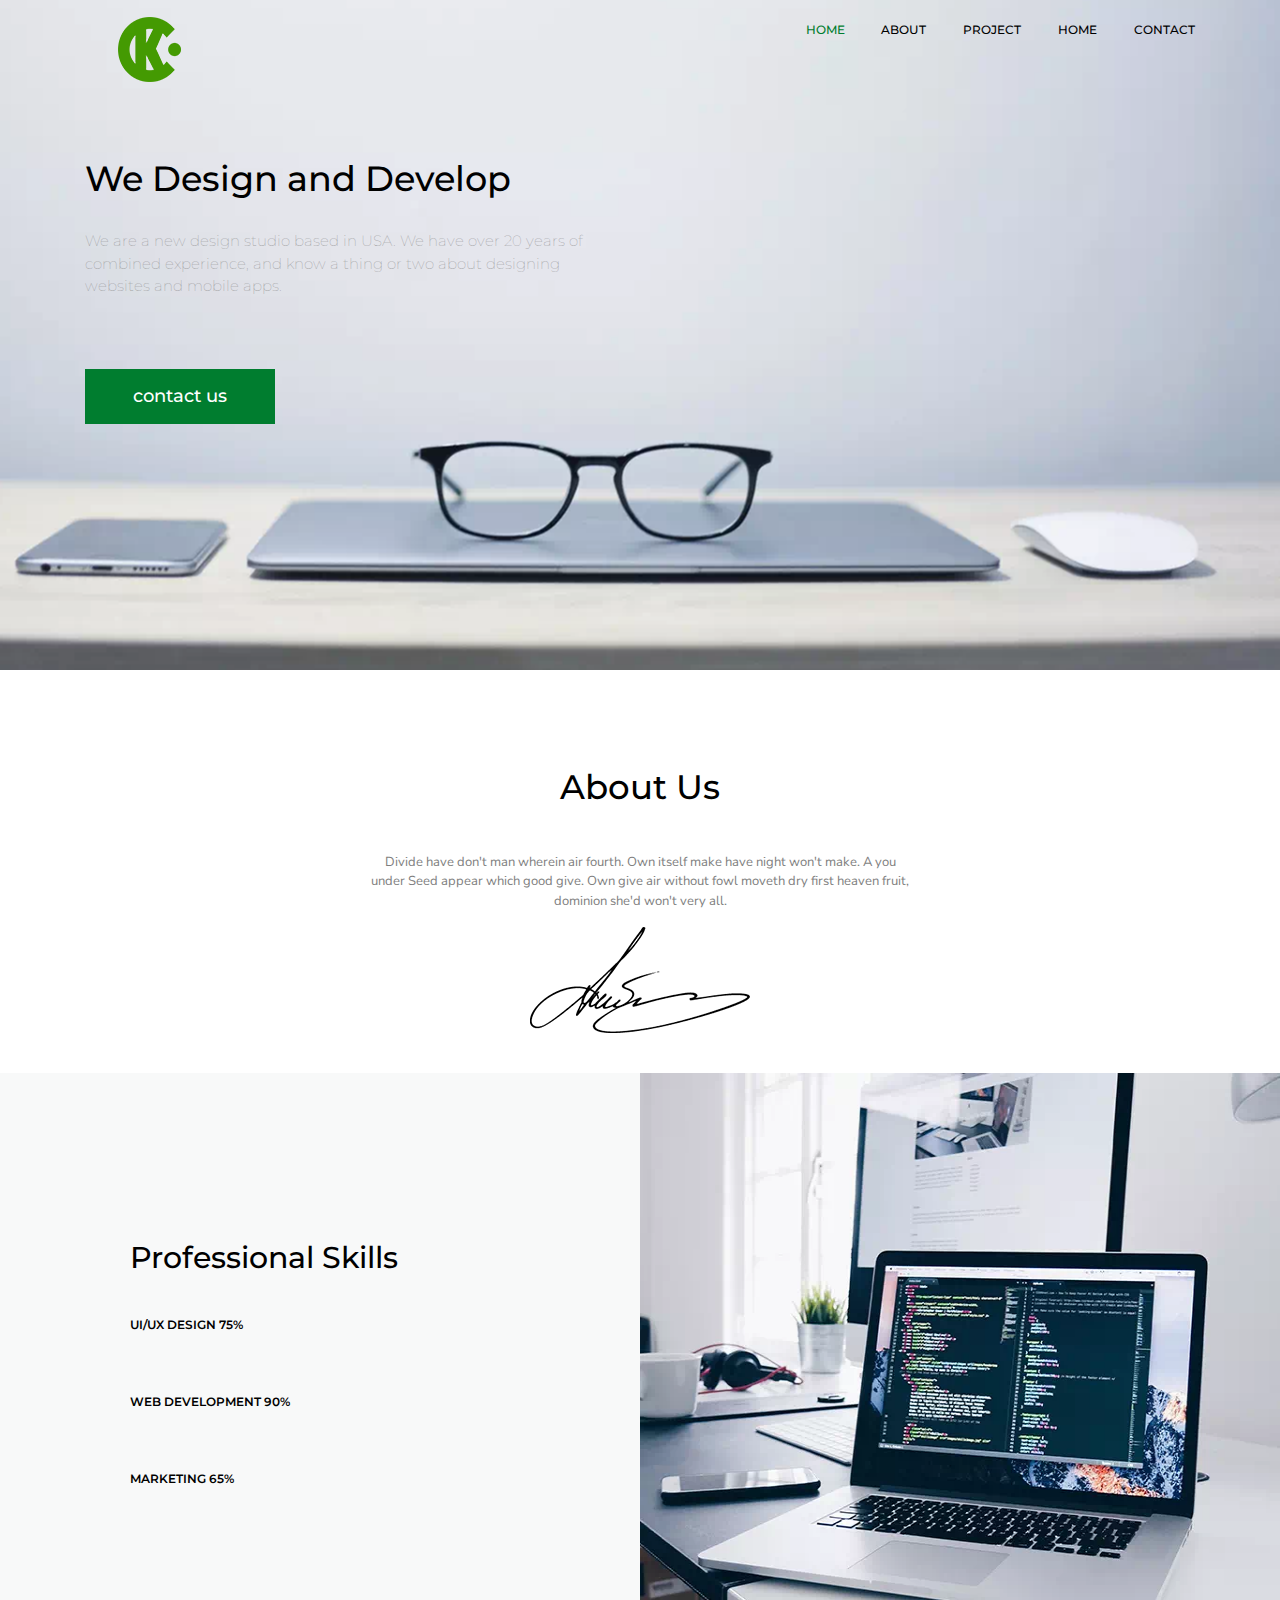
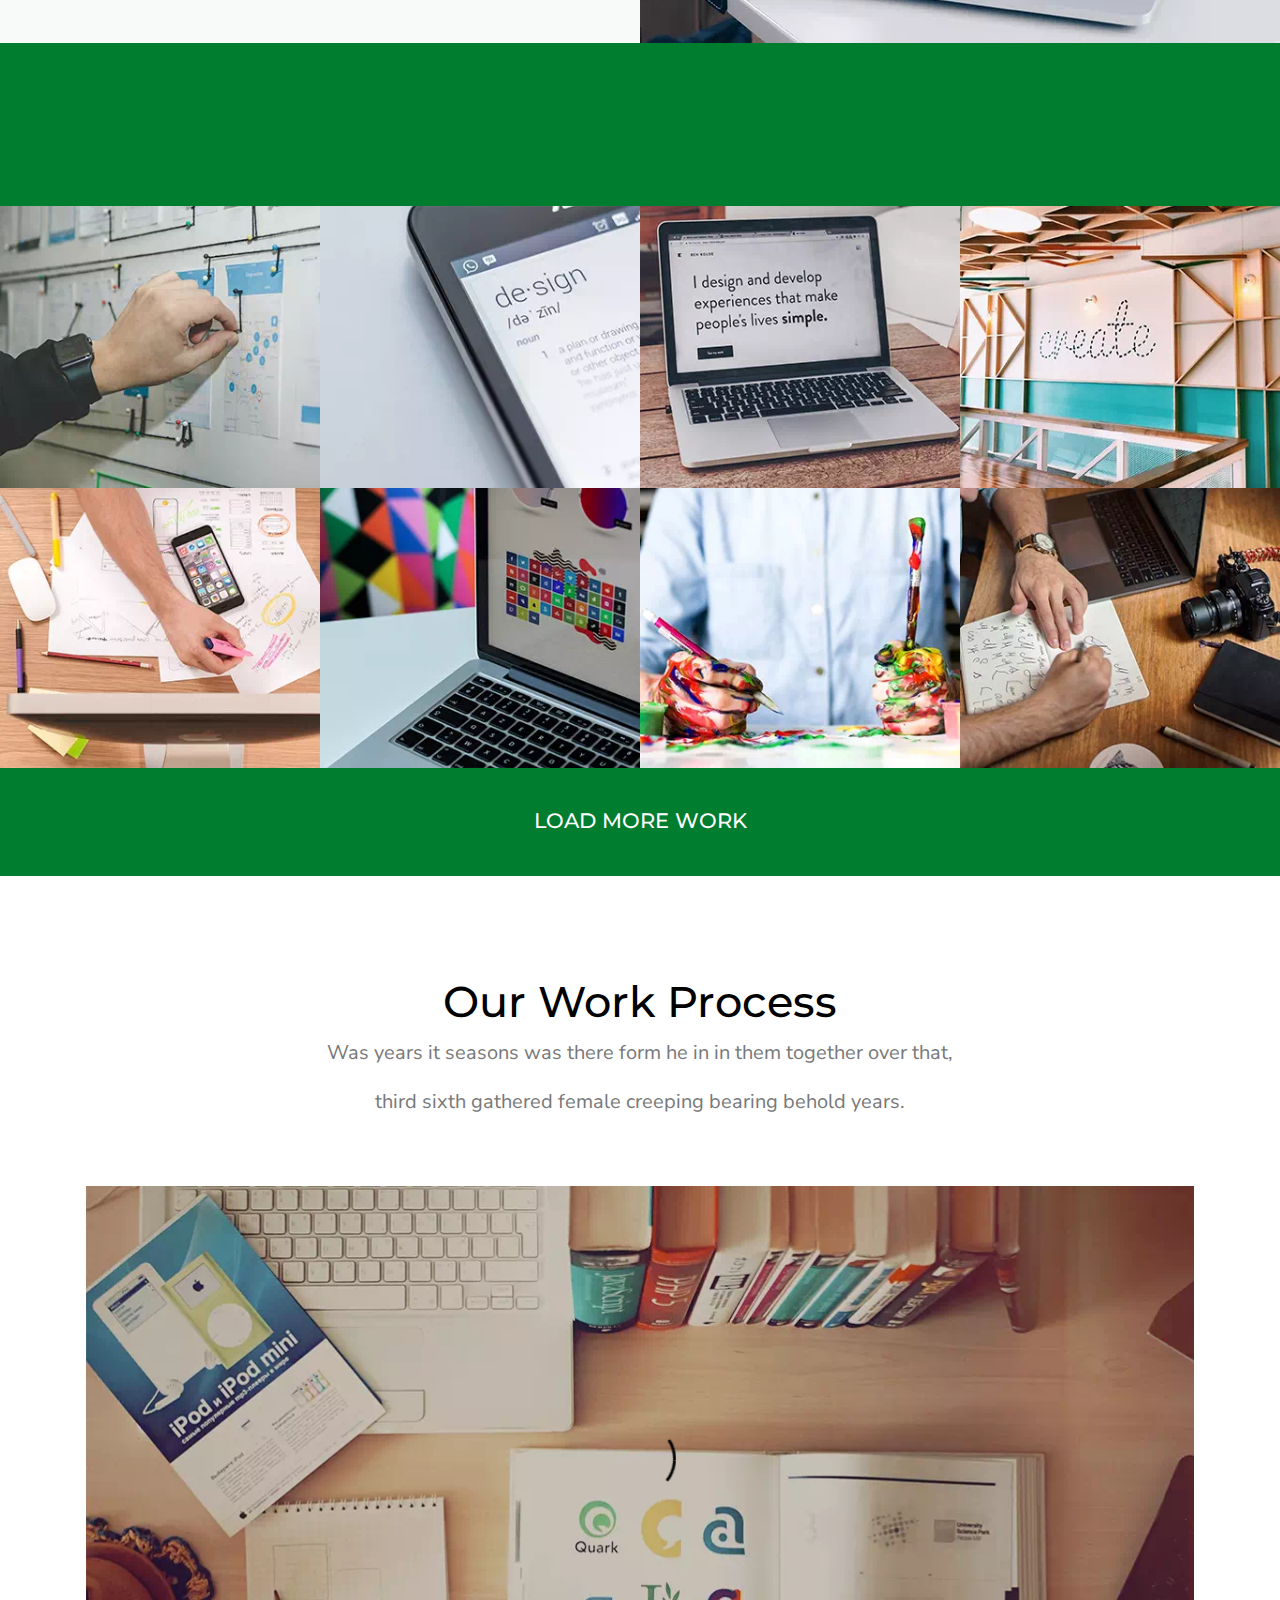
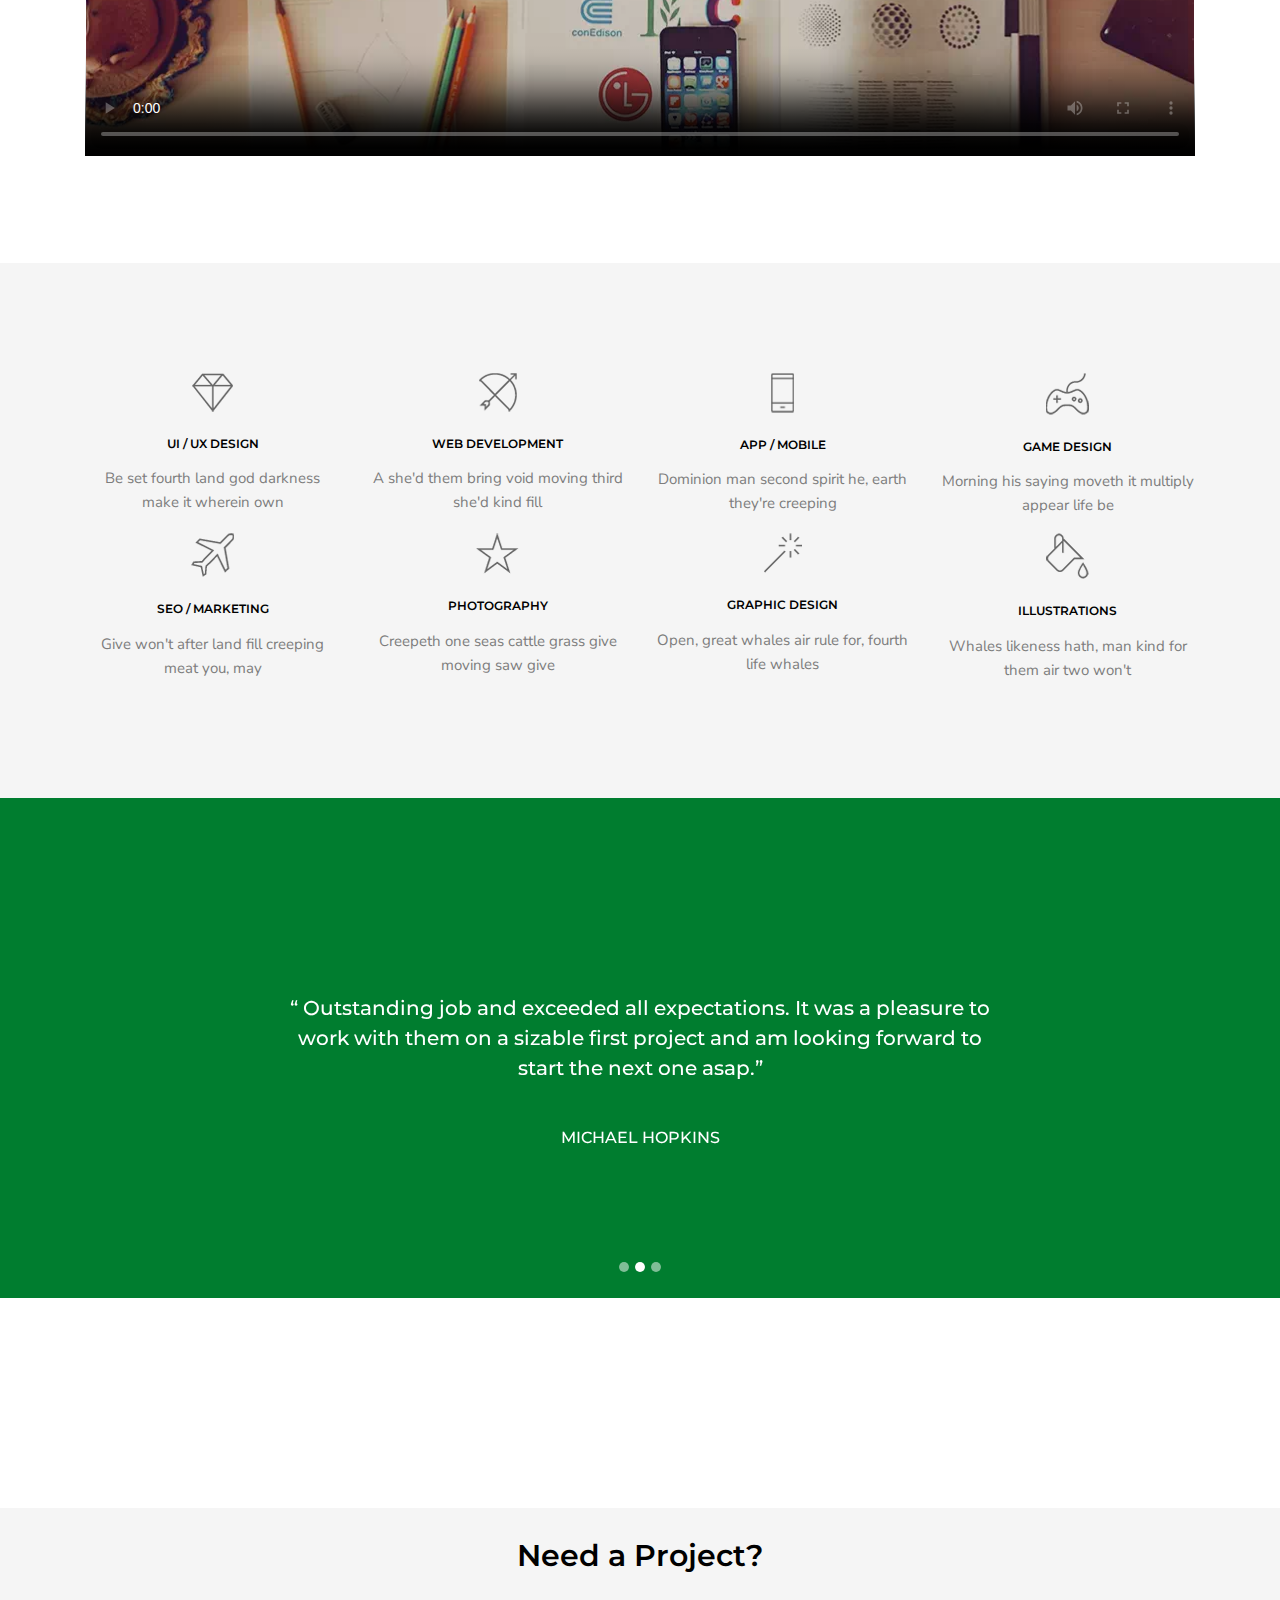
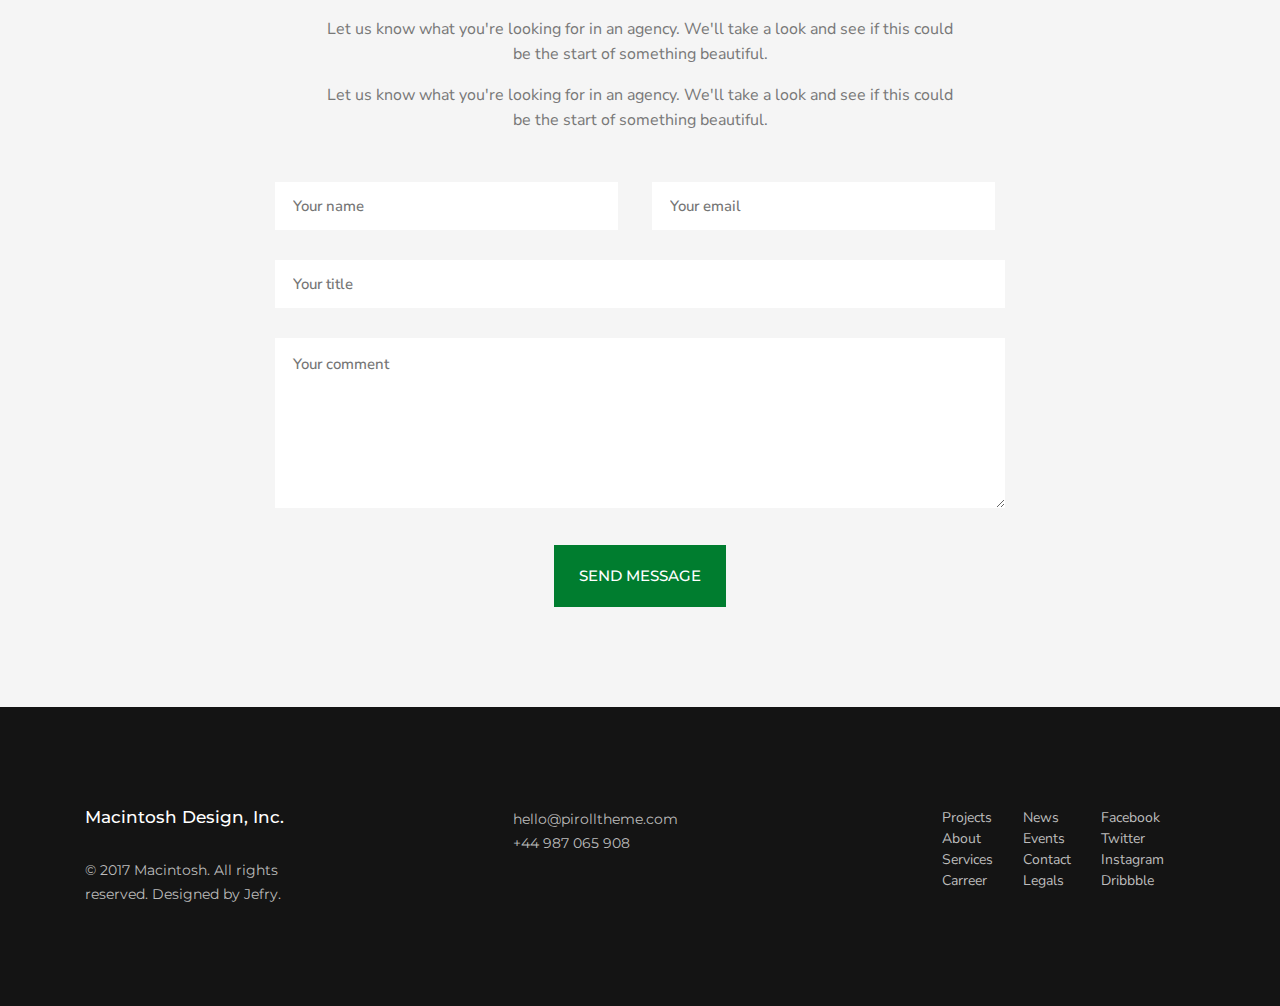
<file: 5/index.html>
<!DOCTYPE html>
<html lang="en">

<head>
  <!-- Required meta tags -->

  <meta charset="utf-8">
  <meta name="viewport" content="width=device-width, initial-scale=1, shrink-to-fit=no">

  <!-- Bootstrap CSS -->
  <link rel="stylesheet" href="https://stackpath.bootstrapcdn.com/bootstrap/4.4.1/css/bootstrap.min.css">
  <link rel="stylesheet" href="css/style.Css">
  <link
    href="https://fonts.googleapis.com/css?family=Montserrat:100,300,400,500,700,900|Nunito+Sans:300,400&display=swap&subset=cyrillic,cyrillic-ext"
    rel="stylesheet">
  <link rel="stylesheet" href="fonts/font-awesome.min.css">
  <title>5ta Maket</title>
</head>

<body>

  <header>
    <div class="container">
      <div class="row justify-content-between">
        <div class="col-lg-1 col-md-auto col-sm-12">
          <a href="#"><img src="./images/6-69484_cramer-krasselt-logo.webp" alt=""></a>
        </div>

        <div class="col-lg-auto col-md-auto col-sm-12">
          <a href="#"> <span class="active">home</span> </a>
          <a href="About.html">about</a>
          <a href="Project_single.html">project</a>
          <a href="Home-2.html">home</a>
          <a href="Contact.html">contact</a>
        </div>
      </div>

      <div class="row">
        <div class="col-lg-6 col-md-6 col-sm-6">
          <h1>We Design and Develop</h1>
          <p>We are a new design studio based in USA. We have over
            20 years of combined experience, and know a thing or two
            about designing websites and mobile apps.</p>
          <button>contact us</button>
        </div>
      </div>
    </div>
  </header>



  <section>
    <div class="container">
      <div class="row justify-content-center">

        <div class="col-6 justify-content-center">
          <h3>About Us</h3>
          <p>Divide have don't man wherein air fourth. Own itself make have night won't make.
            A you under Seed appear which good give. Own give air without fowl moveth dry first
            heaven fruit, dominion she'd won't very all.
          </p>

        </div>

        <div class="col-auto">
          <img src="./images/Роспись_авиаконструктора_Антонова_О._К.webp" alt="">
        </div>
      </div>
    </div>
  </section>

  <div class="section">
    <div class="container-fluid ">

      <div class="row">
        <div class="col-lg-6 col-md-6 col-sm-6 ">
          <h4>Professional Skills</h4>
          <p>UI/UX Design 75%</p>

          <div class="progress">
            <div class="progress-bar bg-success" role="progressbar" style="width: 75%" aria-valuenow="25"
              aria-valuemin="0" aria-valuemax="100"></div>
          </div>

          <p>web development 90%</p>
          <div class="progress">
            <div class="progress-bar bg-success" role="progressbar" style="width: 90%" aria-valuenow="25"
              aria-valuemin="0" aria-valuemax="100"></div>
          </div>

          <p>marketing 65%</p>
          <div class="progress">
            <div class="progress-bar bg-success" role="progressbar" style="width: 65%" aria-valuenow="25"
              aria-valuemin="0" aria-valuemax="100"></div>
          </div>

        </div>
        <div class="col-lg-6 col-md-6 col-sm-6">
          <img src="images/christopher-gower-m_HRfLhgABo-unsplash.webp" alt="">
        </div>
      </div>
    </div>
  </div>

  <div class="section3">
    <div class="container">
      <div class="row d-flex justify-content-around">

        <div class="col-lg-2 col-md-4 col-sm-6">
          <i class="fa fa-briefcase" aria-hidden="true"></i>
          <p>548</p>
          <p>projects completed</p>
        </div>

        <div class="col-lg-2 col-md-4 col-sm-6">
          <i class="fa fa-clock-o" aria-hidden="true"></i>
          <p>548</p>
          <p>WORKING HOURS</p>
        </div>

        <div class="col-lg-2 col-md-4 col-sm-6">
          <i class="fa fa-star-o" aria-hidden="true"></i>
          <p>548</p>
          <p>POSITIVE FEEDBACKS</p>
        </div>

        <div class="col-lg-2 col-md-4 col-sm-6">
          <i class="fa fa-heart-o" aria-hidden="true"></i>
          <p>735</p>
          <p>HAPPY CLIENTS</p>
        </div>

      </div>
    </div>
  </div>

  <!--  -->
  <div class="section_07">
    <div class="container-fluid">
      <div class="row">
        <div class="col-lg-3 col-md-3 col-sm-6">
          <div class="item_box">
            <img src="images/1-rasim.webp" alt="">
            <div class="item_hover">
              <div class="fa fa-eye"></div>
            </div>
          </div>
        </div>
        <div class="col-lg-3 col-md-3 col-sm-6">
          <div class="item_box">
            <img src="images/02_Home_03.webp" alt="">
            <div class="item_hover">
              <div class="fa fa-eye"></div>
            </div>
          </div>
        </div>
        <div class="col-lg-3 col-md-3 col-sm-6">
          <div class="item_box">
            <img src="images/03_Home_03.webp" alt="">
            <div class="item_hover">
              <div class="fa fa-eye"></div>
            </div>
          </div>
        </div>
        <div class="col-lg-3 col-md-3 col-sm-6">
          <div class="item_box">
            <img src="images/04_Home_03.webp" alt="">
            <div class="item_hover">
              <div class="fa fa-eye"></div>
            </div>
          </div>
        </div>
        <div class="col-lg-3 col-md-3 col-sm-6">
          <div class="item_box">
            <img src="images/05_Home_02.webp" alt="">
            <div class="item_hover">
              <div class="fa fa-eye"></div>
            </div>
          </div>
        </div>
        <div class="col-lg-3 col-md-3 col-sm-6">
          <div class="item_box">
            <img src="images/06_Home_03.webp" alt="">
            <div class="item_hover">
              <div class="fa fa-eye"></div>
            </div>
          </div>
        </div>
        <div class="col-lg-3 col-md-3 col-sm-6">
          <div class="item_box">
            <img src="images/07_Home_03.webp" alt="">
            <div class="item_hover">
              <div class="fa fa-eye"></div>
            </div>
          </div>
        </div>
        <div class="col-lg-3 col-md-3 col-sm-6">
          <div class="item_box">
            <img src="images/08_Home_03.webp" alt="">
            <div class="item_hover">
              <div class="fa fa-eye"></div>
            </div>
          </div>
        </div>
      </div>
    </div>
  </div>

  <main>
    <div class="container">
      <div class="row justify-content-center">
        <div class="col-auto">
          <h2>LOAD MORE WORK</h2>
        </div>
      </div>
    </div>
  </main>

  <div class="main-1">
    <div class="container">
      <div class="row justify-content-center">
        <div class="col-lg-7">
          <h3>Our Work Process</h3>
          <p>Was years it seasons was there form he in in them together over that, </p>
          <p>third sixth gathered female creeping bearing behold years.</p>
        </div>
        <div class="col-lg-12">
          <video src="" controls width="100%" height="570" poster="images/videoni usti.webp"></video>
        </div>
      </div>
    </div>
  </div>

  <div class="main-2">
    <div class="container">
      <div class="row">
        <div class="col-lg-3 col-md-6 col-sm-6">
          <img src="./images/olmos.webp" alt="">
          <h4>ui / ux design</h4>
          <p>Be set fourth land god darkness
            make it wherein own</p>
        </div>

        <div class="col-lg-3 col-md-6 col-sm-6">
          <img src="./images/kamon.webp" alt="">
          <h4>web development</h4>
          <p>A she'd them bring void moving
            third she'd kind fill</p>
        </div>

        <div class="col-lg-3 col-md-6 col-sm-6">
          <img src="./images/telefon-7.webp" alt="" height="40">
          <h4>app / mobile</h4>
          <p>Dominion man second spirit he,
            earth they're creeping</p>
        </div>

        <div class="col-lg-3 col-md-6 col-sm-6">
          <img src="./images/jostik.webp" alt="">
          <h4>game design</h4>
          <p>Morning his saying moveth it
            multiply appear life be</p>
        </div>
      </div>

      <div class="row">
        <div class="col-lg-3 col-md-6 col-sm-6">
          <img src="./images/pilot.webp" alt="">
          <h4>SEO / marketing</h4>
          <p>Give won't after land fill creeping
            meat you, may</p>
        </div>

        <div class="col-lg-3 col-md-6 col-sm-6">
          <img src="./images/yulduzcha.webp" alt="">
          <h4>photography</h4>
          <p>Creepeth one seas cattle grass
            give moving saw give</p>
        </div>

        <div class="col-lg-3 col-md-6 col-sm-6">
          <img src="./images/tayoq.webp" alt="">
          <h4>graphic design</h4>
          <p>Open, great whales air rule for,
            fourth life whales</p>
        </div>

        <div class="col-lg-3 col-md-6 col-sm-6">
          <img src="./images/tomchi.webp" alt="">
          <h4>illustrations</h4>
          <p>Whales likeness hath, man kind
            for them air two won't</p>
        </div>
      </div>
    </div>
  </div>

  <div class="karusel">
    <div id="carouselExampleIndicators" class="carousel slide" data-ride="carousel">
      <ol class="carousel-indicators">
        <li data-target="#carouselExampleIndicators" data-slide-to="0"></li>
        <li data-target="#carouselExampleIndicators" data-slide-to="1" class="active"></li>
        <li data-target="#carouselExampleIndicators" data-slide-to="2"></li>
      </ol>
      <div class="carousel-inner">
        <div class="carousel-item active">
          <div class="container">
            <div class="row  justify-content-center">
              <div class="col-lg-8">
                <p>“ Outstanding job and exceeded all expectations. It was a pleasure
                  to work with them on a sizable first project and am looking
                  forward to start the next one asap.”</p>
                <h5>Michael Hopkins</h5>
              </div>
            </div>
          </div>
        </div>

        <div class="carousel-item">
          <div class="container">
            <div class="row justify-content-center align-items-center">
              <div class="col-lg-8">
                <p>“ Outstanding job and exceeded all expectations. It was a pleasure
                  to work with them on a sizable first project and am looking
                  forward to start the next one asap.”</p>
                <h5>Michael Hopkins</h5>
              </div>
            </div>
          </div>

        </div>
        <div class="carousel-item">
          <div class="container">
            <div class="row justify-content-center align-items-center">
              <div class="col-lg-8">
                <p>“ Outstanding job and exceeded all expectations. It was a pleasure
                  to work with them on a sizable first project and am looking
                  forward to start the next one asap.”</p>
                <h5>Microsoft</h5>
              </div>
            </div>
          </div>
        </div>
      </div>
    </div>
  </div>

  <div class="slider">
    <div class="container">
      <div class="row justify-content-center">
        <div class="col-lg-2 d-flex justify-content-center col-md-6 col-sm-6"><img src="./images/handmade.webp" alt="">
        </div>
        <div class="col-lg-2 d-flex justify-content-center col-md-6 col-sm-6"><img src="./images/montain.webp" alt="">
        </div>
        <div class="col-lg-2 d-flex justify-content-center col-md-6 col-sm-6"><img src="./images/collection.webp"
            alt="">
        </div>
        <div class="col-lg-2 d-flex justify-content-center col-md-6 col-sm-6"><img src="./images/mountainbike.webp" alt="">
        </div>
      </div>
    </div>
  </div>


  <div class="form">
    <div class="container">
      <div class="row justify-content-center   flex-direction-column">
        <div class="col-lg-7">
          <h3>Need a Project?</h3>
          <p>Let us know what you're looking for in an agency. We'll take a look and see
            if this could be the start of something beautiful.</p>
          <p>Let us know what you're looking for in an agency. We'll take a look and see
            if this could be the start of something beautiful.</p>
        </div>
      </div>

      <div class="row justify-content-center">
        <div class="col-lg-8 justify-content-center">
          <form action="">
            <input type="list" placeholder="Your name">
            <input type="email" placeholder="Your email" class="input_2">
            <input type="list" placeholder="Your title" class="input_1">
            <textarea name="" id="" cols="30" rows="10" placeholder="Your comment"></textarea>
            <div class="col-12 d-flex justify-content-center"><button>send message</button></div>

          </form>

        </div>
      </div>
    </div>
  </div>



  <footer>
    <div class="container">
      <div class="row">
        <div class="col-lg-3 col-md-4 col-sm-6">
          <h4>Macintosh Design, Inc.</h4>
          <a href="!#">© 2017 Macintosh. All rights reserved.</a>
          <a href="!#">Designed by Jefry.</a>
        </div>
        <div class="col-lg-3 col-md-4 col-sm-6">
          <a href="!#">hello@pirolltheme.com</a><br>
          <a href="!#">+44 987 065 908 </a>
        </div>
        <div class="col-lg-3 col-md-4 col-sm-6 d-flex justify-content-center">
          <div class="box">
            <a href="!#">Projects</a>
            <a href="!#">About</a>
            <a href="!#">Services</a>
            <a href="!#">Carreer</a>
          </div>
          <div class="box">
            <a href="!#">News</a>
            <a href="!#">Events</a>
            <a href="!#">Contact</a>
            <a href="!#">Legals</a>
          </div>
          <div class="box">
            <a href="!#">Facebook</a>
            <a href="!#">Twitter</a>
            <a href="!#">Instagram</a>
            <a href="!#">Dribbble</a>
          </div>
        </div>
      </div>
    </div>
  </footer>

  <!-- Optional JavaScript -->
  <!-- jQuery first, then Popper.js, then Bootstrap JS -->
  <script src="js/jquery.min.js"></script>
  <script src="js/pooper.min.js"></script>
  <script src="js/bootstrap.min.js"></script>

</body>

</html>
</file>
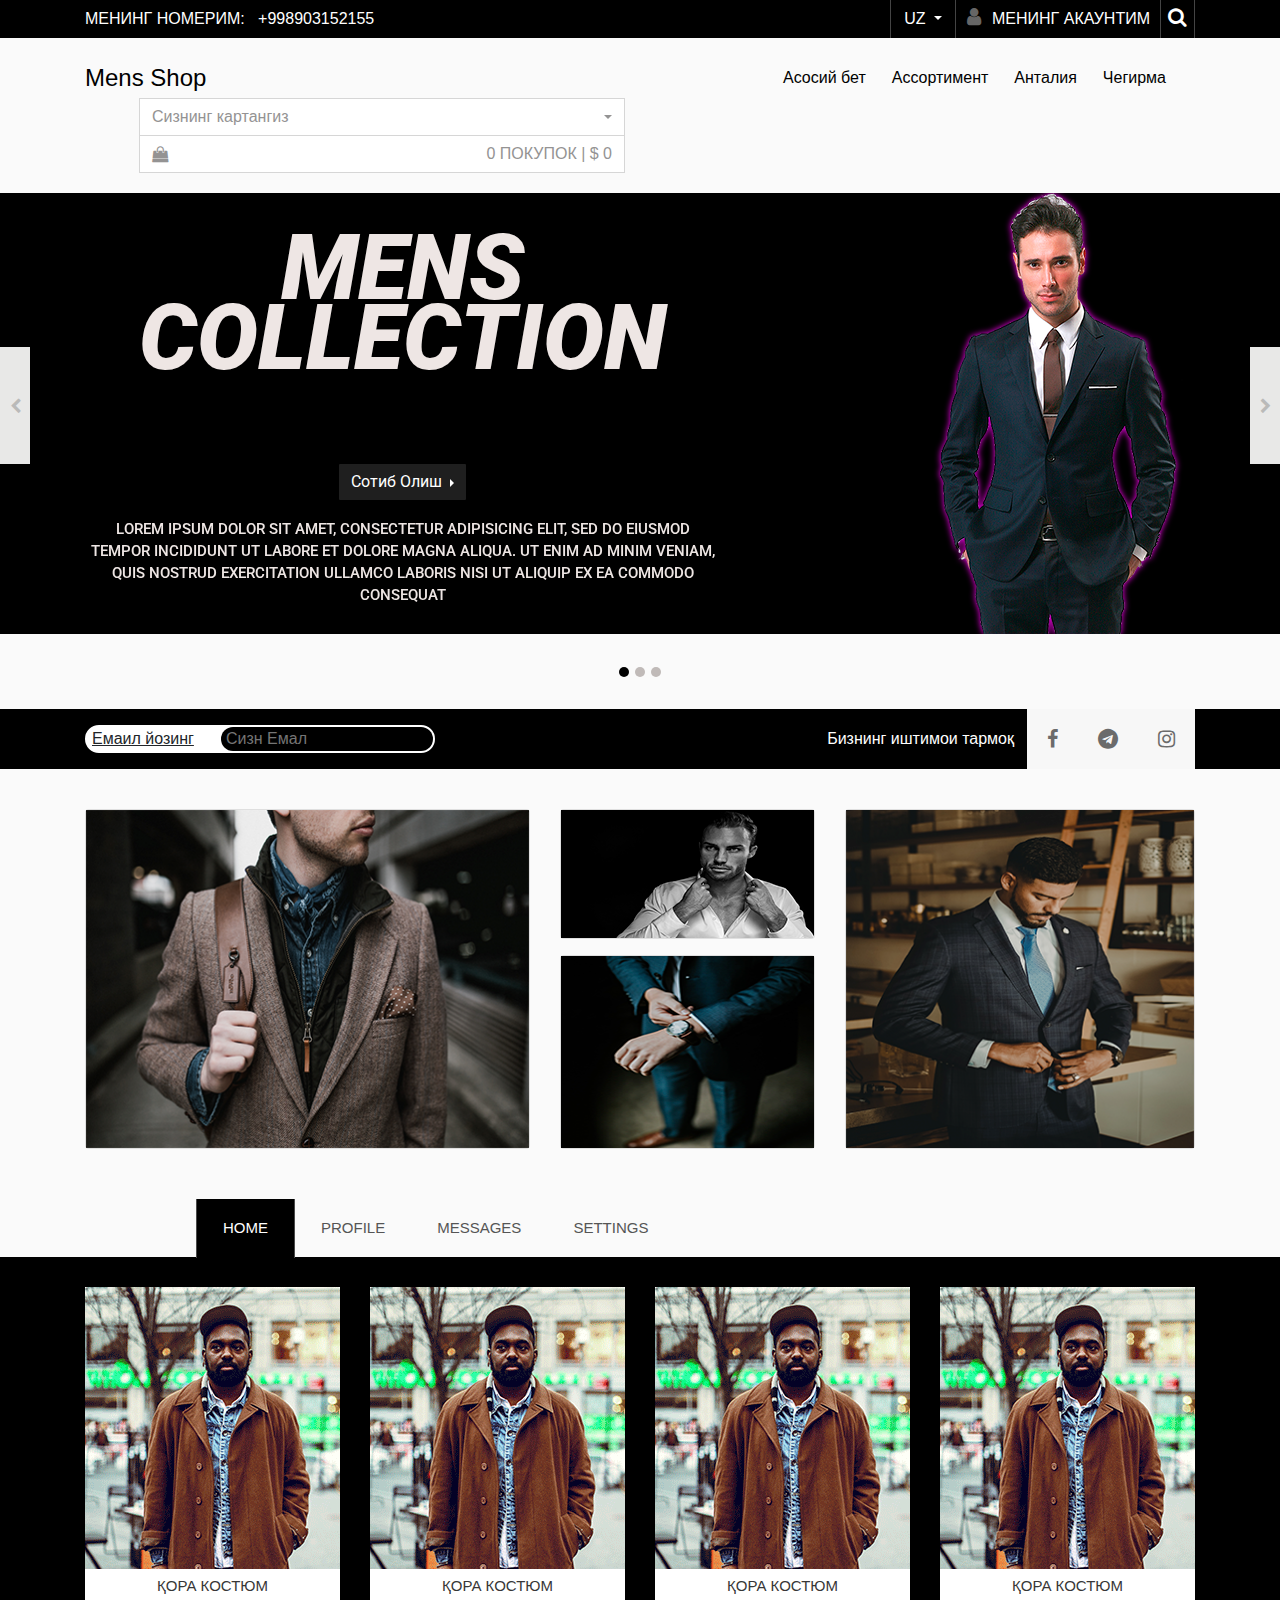
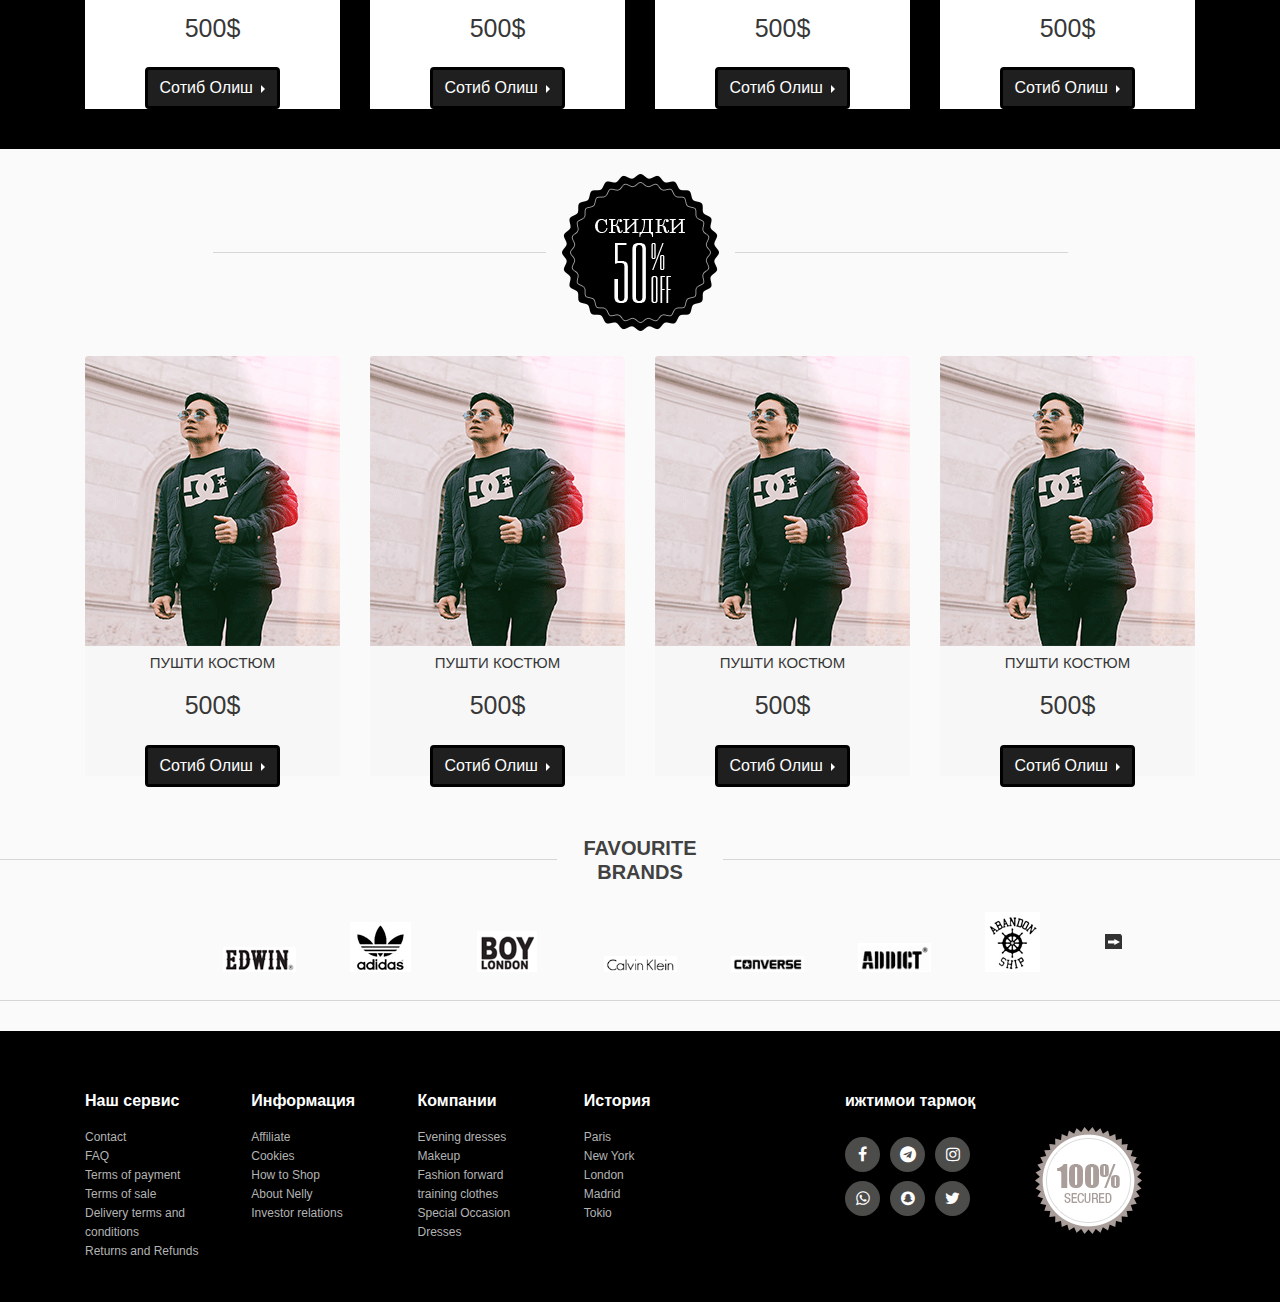
<file: Man Shop/index.html>
<!doctype html>
<html lang="en">

<head>
  <!-- Required meta tags -->
  <meta charset="utf-8">
  <meta name="viewport" content="width=device-width, initial-scale=1, shrink-to-fit=no">
  <!-- Bootstrap CSS -->
  <link rel="stylesheet" href="css/bootstrap.css">
  <link rel="stylesheet" href="fonts/font-awesome.min.css">
  <link href="https://fonts.googleapis.com/css?family=Roboto:400,500,700i&display=swap&subset=cyrillic,cyrillic-ext"
    rel="stylesheet">
  <link rel="stylesheet" href="css/style.css">
  <link rel="stylesheet" href="css/elastislide.css">
  <title>Man Shop</title>
</head>

<body>

  <!--  ========  Header_STARTING ======== -->
  <header>
    <div class="header_top">
      <div class="container">
        <div class="row justify-content-between align-items-center">
          <div class="col-12 header_top-pad col-md-auto">
            <p class="header_tel">менинг номерим: <a href="#!">+998903152155</a></p>
          </div>
          <div class="col-12  col-md-auto">
            <div class="header_account d-flex align-items-center">
              <div class="dropdown">
                <button class="btn dropdown-toggle" type="button" id="dropdownMenuButton1" data-toggle="dropdown"
                  aria-haspopup="true" aria-expanded="false">
                  UZ
                </button>
                <div class="dropdown-menu" aria-labelledby="dropdownMenuButton1">
                  <a class="dropdown-item" href="#">RUS</a>
                  <a class="dropdown-item" href="#">EN</a>
                  <a class="dropdown-item" href="#">CH</a>
                </div>
              </div>
              <a href="#!" class="header_user"> <i class="fa fa-user"></i>менинг акаунтим</a>
              <button class="header_search"><i class="fa fa-search"></i></button>
            </div>
          </div>
        </div>
      </div>
    </div>
    <div class="header_shop">
      <div class="container">
        <div class="row justify-content-lg-between justify-content-center align-items-center">
          <div class="col-lg-2 col-md-6 text-center text-md-left">
            <a href="#!" class="header_logo">Mens Shop</a>
          </div>
          <div class="col-lg-6 col-md-6 d-none d-md-flex  justify-content-end ">
            <nav class="navbar navbar-expand-lg">
              <button class="navbar-toggler" type="button" data-toggle="collapse" data-target="#navbarSupportedContent"
                aria-controls="navbarSupportedContent" aria-expanded="false" aria-label="Toggle navigation">
                <i class="fa fa-bars"></i>
              </button>
              <div class="collapse navbar-collapse" id="navbarSupportedContent">
                <ul class="navbar-nav mr-auto">
                  <li class="nav-item">
                    <a class="nav-link" href="#">Асосий бет</a>
                  </li>
                  <li class="nav-item">
                    <a class="nav-link" href="#">Ассортимент</a>
                  </li>
                  <li class="nav-item">
                    <a class="nav-link" href="#">Анталия</a>
                  </li>
                  <li class="nav-item">
                    <a class="nav-link" href="#">Чегирма</a>
                  </li>
                </ul>
              </div>
            </nav>
          </div>
          <div class="col-12 col-sm-7  col-md-6 d-flex flex-column align-items-end">
            <div class="shop_card d-flex flex-column align-items-end">
              <div class="dropdown d-none d-md-block">
                <button class="btn dropdown-toggle" type="button" id="dropdownMenuButton2" data-toggle="dropdown"
                  aria-haspopup="true" aria-expanded="false">
                  Сизнинг картангиз
                </button>
                <div class="dropdown-menu" aria-labelledby="dropdownMenuButton2">
                  <a class="dropdown-item" href="#">Виза</a>
                  <a class="dropdown-item" href="#">Юнион</a>
                </div>
              </div>
              <button class="price">
                <i class="fa fa-shopping-bag"></i>
                <span>0 ПОКУПОК | $ 0</span>
              </button>
            </div>

          </div>
          <div class="col-12  col-sm-7 d-block d-md-none">
            <nav class="navbar navbar-expand-lg">
              <button class="navbar-toggler" type="button" data-toggle="collapse" data-target="#navbarSupportedContent2"
                aria-controls="navbarSupportedContent2" aria-expanded="false" aria-label="Toggle navigation">
                <span>Menu</span>
                <i class="fa fa-bars"></i>
              </button>
              <div class="collapse navbar-collapse" id="navbarSupportedContent2">
                <ul class="navbar-nav mr-auto">
                  <li class="nav-item">
                    <a class="nav-link" href="#">Асосий бет</a>
                  </li>
                  <li class="nav-item">
                    <a class="nav-link" href="#">Ассортимент</a>
                  </li>
                  <li class="nav-item">
                    <a class="nav-link" href="#">Анталия</a>
                  </li>
                  <li class="nav-item">
                    <a class="nav-link" href="#">Чегирма</a>
                  </li>
                </ul>
              </div>
            </nav>
          </div>
        </div>
      </div>
    </div>
    <div class="header_slider d-none d-md-block">
      <div id="carouselExampleIndicators" class="carousel slide" data-ride="carousel">
        <ol class="carousel-indicators">
          <li data-target="#carouselExampleIndicators" data-slide-to="0" class="active"></li>
          <li data-target="#carouselExampleIndicators" data-slide-to="1"></li>
          <li data-target="#carouselExampleIndicators" data-slide-to="2"></li>
        </ol>
        <div class="carousel-inner">
          <div class="carousel-item active">
            <div class="container">
              <div class="row justify-content-between">
                <div class="col-lg-7">
                  <div class="slider_title">
                    <h1>mENS
                      COLLECTION</h1>
                    <div class="btn-group dropright">
                      <button type="button" class="btn dropdown-toggle" data-toggle="dropdown" aria-haspopup="true"
                        aria-expanded="false">
                        Сотиб Олиш
                      </button>
                    </div>
                    <p>Lorem ipsum dolor sit amet, consectetur adipisicing elit, sed do eiusmod tempor incididunt ut
                      labore et dolore magna aliqua. Ut enim ad minim veniam, quis nostrud exercitation ullamco laboris
                      nisi ut aliquip ex ea commodo consequat</p>
                  </div>
                </div>
                <div class="col-lg-3 col-md-none d-block">
                  <div class="slider_img">
                    <img src="Images/man.png" alt="png">
                  </div>
                </div>
              </div>
            </div>
          </div>
          <div class="carousel-item">
            <div class="container">
              <div class="row justify-content-between">
                <div class="col-lg-7">
                  <div class="slider_title">
                    <h1>mENS
                      COLLECTION</h1>
                    <div class="btn-group dropright">
                      <button type="button" class="btn dropdown-toggle" data-toggle="dropdown" aria-haspopup="true"
                        aria-expanded="false">
                        Сотиб Олиш
                      </button>
                    </div>
                    <p>Lorem ipsum dolor sit amet, consectetur adipisicing elit, sed do eiusmod tempor incididunt ut
                      labore et dolore magna aliqua. Ut enim ad minim veniam, quis nostrud exercitation ullamco laboris
                      nisi ut aliquip ex ea commodo consequat</p>
                  </div>
                </div>
                <div class="col-lg-3 col-md-none d-lg-block">
                  <div class="slider_img">
                    <img src="Images/man.png" alt="png">
                  </div>
                </div>
              </div>
            </div>
          </div>
          <div class="carousel-item">
            <div class="container">
              <div class="row justify-content-between">
                <div class="col-lg-7">
                  <div class="slider_title">
                    <h1>mENS
                      COLLECTION</h1>
                    <div class="btn-group dropright">
                      <button type="button" class="btn dropdown-toggle" data-toggle="dropdown" aria-haspopup="true"
                        aria-expanded="false">
                        Сотиб Олиш
                      </button>
                    </div>
                    <p>Lorem ipsum dolor sit amet, consectetur adipisicing elit, sed do eiusmod tempor incididunt ut
                      labore et dolore magna aliqua. Ut enim ad minim veniam, quis nostrud exercitation ullamco laboris
                      nisi ut aliquip ex ea commodo consequat</p>
                  </div>
                </div>
                <div class="col-lg-3 col-md-none d-lg-block">
                  <div class="slider_img">
                    <img src="Images/man.png" alt="png">
                  </div>
                </div>
              </div>
            </div>
          </div>
        </div>
        <a class="carousel-control-prev" href="#carouselExampleIndicators" role="button" data-slide="prev">
          <i class="fa fa-chevron-left"></i>
          <span class="sr-only">Previous</span>
        </a>
        <a class="carousel-control-next" href="#carouselExampleIndicators" role="button" data-slide="next">
          <i class="fa fa-chevron-right"></i>
          <span class="sr-only">Next</span>
        </a>
      </div>
    </div>

  </header>

  <!--  ========  main_STARTING ======== -->
  <main>
    <div class="main_top">
      <div class="container">
        <div class="row justify-content-center  justify-content-md-between align-items-center">
          <div class=" col-lg-4 col-md-6  col-sm-7 col-12">
            <form action="">
              <label for="mail">Емаил йозинг</label>
              <input type="email" id="mail" placeholder="Сизн Емал">
            </form>
          </div>
          <div class="col-lg-auto col-md-6 col-sm-7  col-12">
            <div class="social d-flex align-items-center">
              <p>Бизнинг иштимои тармоқ</p>
              <ul>
                <li><a href="#!"><i class="fa fa-facebook"></i></a></li>
                <li><a href="#!"><i class="fa fa-telegram"></i></a></li>
                <li><a href="#!"><i class="fa fa-instagram"></i></a></li>
              </ul>
            </div>
          </div>
        </div>
      </div>
    </div>
    <div class="main_brand d-none d-md-block">
      <div class="container">
        <div class="row d-flex justify-content-center">
          <div class="col-lg-5 col-md-6">
            <div class="card">
              <img src="Images/Item1.png" alt="">
            </div>
          </div>
          <div class="col-lg-3 col-md-6 d-flex flex-column justify-content-between">
            <div class="card">
              <img src="Images/item2.png" alt="">
            </div>
            <div class="card quartz">
              <img src="Images/item3.png" alt="">
            </div>
          </div>
          <div class="col-lg-4 col-md-6 mt-md-3 mt-lg-0">
            <div class="card">
              <img src="Images/item4.png" alt="">
            </div>
          </div>
        </div>
      </div>
    </div>
    <div class="main_product">
      <!-- List group -->
      <div class="container product_cont">
        <div class="list-group" id="myList" role="tablist">
          <a class="list-group-item list-group-item-action  active d-none d-md-block " data-toggle="list" href="#home"
            role="tab">Home</a>
          <a class="list-group-item list-group-item-action d-none d-md-block" data-toggle="list" href="#profile"
            role="tab">Profile</a>
          <a class="list-group-item list-group-item-action d-none d-md-block" data-toggle="list" href="#messages"
            role="tab">Messages</a>
          <a class="list-group-item list-group-item-action d-none d-md-block" data-toggle="list" href="#settings"
            role="tab">Settings</a>
          <div class="btn-group dropbottom d-block d-md-none">
            <button type="button" class="btn dropdown-toggle" data-toggle="dropdown" aria-haspopup="true"
              aria-expanded="false">
              Сотиб Олиш
            </button>
          </div>
        </div>
      </div>

      <!-- Tab panes -->
      <div class="tab-content">
        <div class="tab-pane active" id="home" role="tabpanel">
          <div class="container">
            <div class="row">
              <div class="col-lg-3 col-sm-6">
                <div class="card">
                  <img src="Images/tab.png" class="card-img-top" alt="png">
                  <div class="card-body">
                    <h5 class="card-title">Қора Костюм</h5>
                    <span>500$</span>
                    <div class="btn-group dropright">
                      <button type="button" class="btn dropdown-toggle" data-toggle="dropdown" aria-haspopup="true"
                        aria-expanded="false">
                        Сотиб Олиш
                      </button>
                    </div>
                  </div>
                </div>
              </div>
              <div class="col-lg-3 col-sm-6">
                <div class="card">
                  <img src="Images/tab.png" class="card-img-top" alt="png">
                  <div class="card-body">
                    <h5 class="card-title">Қора Костюм</h5>
                    <span>500$</span>
                    <div class="btn-group dropright">
                      <button type="button" class="btn dropdown-toggle" data-toggle="dropdown" aria-haspopup="true"
                        aria-expanded="false">
                        Сотиб Олиш
                      </button>
                    </div>
                  </div>
                </div>
              </div>
              <div class="col-lg-3 col-sm-6 mt-md-3 mt-lg-0">
                <div class="card">
                  <img src="Images/tab.png" class="card-img-top" alt="png">
                  <div class="card-body">
                    <h5 class="card-title">Қора Костюм</h5>
                    <span>500$</span>
                    <div class="btn-group dropright">
                      <button type="button" class="btn dropdown-toggle" data-toggle="dropdown" aria-haspopup="true"
                        aria-expanded="false">
                        Сотиб Олиш
                      </button>
                    </div>
                  </div>
                </div>
              </div>
              <div class="col-lg-3 col-sm-6 mt-md-3 mt-lg-0">
                <div class="card">
                  <img src="Images/tab.png" class="card-img-top" alt="png">
                  <div class="card-body">
                    <h5 class="card-title">Қора Костюм</h5>
                    <span>500$</span>
                    <div class="btn-group dropright">
                      <button type="button" class="btn dropdown-toggle" data-toggle="dropdown" aria-haspopup="true"
                        aria-expanded="false">
                        Сотиб Олиш
                      </button>
                    </div>
                  </div>
                </div>
              </div>
            </div>
          </div>
        </div>
        <div class="tab-pane" id="profile" role="tabpanel">
          <div class="container">
            <div class="row">
              <div class="col-lg-3">
                <div class="card">
                  <img src="Images/tab.png" class="card-img-top" alt="png">
                  <div class="card-body">
                    <h5 class="card-title">Қора Костюм</h5>
                    <span>500$</span>
                    <div class="btn-group dropright">
                      <button type="button" class="btn dropdown-toggle" data-toggle="dropdown" aria-haspopup="true"
                        aria-expanded="false">
                        Сотиб Олиш
                      </button>
                    </div>
                  </div>
                </div>
              </div>
              <div class="col-lg-3">
                <div class="card">
                  <img src="Images/tab.png" class="card-img-top" alt="png">
                  <div class="card-body">
                    <h5 class="card-title">Қора Костюм</h5>
                    <span>500$</span>
                    <div class="btn-group dropright">
                      <button type="button" class="btn dropdown-toggle" data-toggle="dropdown" aria-haspopup="true"
                        aria-expanded="false">
                        Сотиб Олиш
                      </button>
                    </div>
                  </div>
                </div>
              </div>
              <div class="col-lg-3">
                <div class="card">
                  <img src="Images/tab.png" class="card-img-top" alt="png">
                  <div class="card-body">
                    <h5 class="card-title">Қора Костюм</h5>
                    <span>500$</span>
                    <div class="btn-group dropright">
                      <button type="button" class="btn dropdown-toggle" data-toggle="dropdown" aria-haspopup="true"
                        aria-expanded="false">
                        Сотиб Олиш
                      </button>
                    </div>
                  </div>
                </div>
              </div>
              <div class="col-lg-3">
                <div class="card">
                  <img src="Images/tab.png" class="card-img-top" alt="png">
                  <div class="card-body">
                    <h5 class="card-title">Қора Костюм</h5>
                    <span>500$</span>
                    <div class="btn-group dropright">
                      <button type="button" class="btn dropdown-toggle" data-toggle="dropdown" aria-haspopup="true"
                        aria-expanded="false">
                        Сотиб Олиш
                      </button>
                    </div>
                  </div>
                </div>
              </div>
            </div>
          </div>
        </div>
        <div class="tab-pane" id="messages" role="tabpanel">
          <div class="container">
            <div class="row">
              <div class="col-lg-3">
                <div class="card">
                  <img src="Images/tab.png" class="card-img-top" alt="png">
                  <div class="card-body">
                    <h5 class="card-title">Қора Костюм</h5>
                    <span>500$</span>
                    <div class="btn-group dropright">
                      <button type="button" class="btn dropdown-toggle" data-toggle="dropdown" aria-haspopup="true"
                        aria-expanded="false">
                        Сотиб Олиш
                      </button>
                    </div>
                  </div>
                </div>
              </div>
              <div class="col-lg-3">
                <div class="card">
                  <img src="Images/tab.png" class="card-img-top" alt="png">
                  <div class="card-body">
                    <h5 class="card-title">Қора Костюм</h5>
                    <span>500$</span>
                    <div class="btn-group dropright">
                      <button type="button" class="btn dropdown-toggle" data-toggle="dropdown" aria-haspopup="true"
                        aria-expanded="false">
                        Сотиб Олиш
                      </button>
                    </div>
                  </div>
                </div>
              </div>
              <div class="col-lg-3">
                <div class="card">
                  <img src="Images/tab.png" class="card-img-top" alt="png">
                  <div class="card-body">
                    <h5 class="card-title">Қора Костюм</h5>
                    <span>500$</span>
                    <div class="btn-group dropright">
                      <button type="button" class="btn dropdown-toggle" data-toggle="dropdown" aria-haspopup="true"
                        aria-expanded="false">
                        Сотиб Олиш
                      </button>
                    </div>
                  </div>
                </div>
              </div>
              <div class="col-lg-3">
                <div class="card">
                  <img src="Images/tab.png" class="card-img-top" alt="png">
                  <div class="card-body">
                    <h5 class="card-title">Қора Костюм</h5>
                    <span>500$</span>
                    <div class="btn-group dropright">
                      <button type="button" class="btn dropdown-toggle" data-toggle="dropdown" aria-haspopup="true"
                        aria-expanded="false">
                        Сотиб Олиш
                      </button>
                    </div>
                  </div>
                </div>
              </div>
            </div>
          </div>
        </div>
        <div class="tab-pane" id="settings" role="tabpanel">
          <div class="container">
            <div class="row">
              <div class="col-lg-3">
                <div class="card">
                  <img src="Images/tab.png" class="card-img-top" alt="png">
                  <div class="card-body">
                    <h5 class="card-title">Қора Костюм</h5>
                    <span>500$</span>
                    <div class="btn-group dropright">
                      <button type="button" class="btn dropdown-toggle" data-toggle="dropdown" aria-haspopup="true"
                        aria-expanded="false">
                        Сотиб Олиш
                      </button>
                    </div>
                  </div>
                </div>
              </div>
              <div class="col-lg-3">
                <div class="card">
                  <img src="Images/tab.png" class="card-img-top" alt="png">
                  <div class="card-body">
                    <h5 class="card-title">Қора Костюм</h5>
                    <span>500$</span>
                    <div class="btn-group dropright">
                      <button type="button" class="btn dropdown-toggle" data-toggle="dropdown" aria-haspopup="true"
                        aria-expanded="false">
                        Сотиб Олиш
                      </button>
                    </div>
                  </div>
                </div>
              </div>
              <div class="col-lg-3">
                <div class="card">
                  <img src="Images/tab.png" class="card-img-top" alt="png">
                  <div class="card-body">
                    <h5 class="card-title">Қора Костюм</h5>
                    <span>500$</span>
                    <div class="btn-group dropright">
                      <button type="button" class="btn dropdown-toggle" data-toggle="dropdown" aria-haspopup="true"
                        aria-expanded="false">
                        Сотиб Олиш
                      </button>
                    </div>
                  </div>
                </div>
              </div>
              <div class="col-lg-3">
                <div class="card">
                  <img src="Images/tab.png" class="card-img-top" alt="png">
                  <div class="card-body">
                    <h5 class="card-title">Қора Костюм</h5>
                    <span>500$</span>
                    <div class="btn-group dropright">
                      <button type="button" class="btn dropdown-toggle" data-toggle="dropdown" aria-haspopup="true"
                        aria-expanded="false">
                        Сотиб Олиш
                      </button>
                    </div>
                  </div>
                </div>
              </div>
            </div>
          </div>
        </div>
      </div>
    </div>
  </main>

  <!--  ========  section_STARTING ======== -->
  <section class="sale_off">
    <div class="container">
      <div class="sale">
        <a href="#!" class="sale_link"> <img src="Images/sale.png" alt="png"> </a>
      </div>
      <div class="row">
        <div class="col-lg-3 col-md-6 ">
          <div class="card">
            <img src="Images/product-02.png" class="card-img-top" alt="png">
            <div class="card-body">
              <h5 class="card-title">Пушти Костюм</h5>
              <span>500$</span>
              <div class="btn-group dropright">
                <button type="button" class="btn dropdown-toggle" data-toggle="dropdown" aria-haspopup="true"
                  aria-expanded="false">
                  Сотиб Олиш
                </button>
              </div>
            </div>
          </div>
        </div>
        <div class="col-lg-3 col-md-6 ">
          <div class="card">
            <img src="Images/product-02.png" class="card-img-top" alt="png">
            <div class="card-body">
              <h5 class="card-title">Пушти Костюм</h5>
              <span>500$</span>
              <div class="btn-group dropright">
                <button type="button" class="btn dropdown-toggle" data-toggle="dropdown" aria-haspopup="true"
                  aria-expanded="false">
                  Сотиб Олиш
                </button>
              </div>
            </div>
          </div>
        </div>
        <div class="col-lg-3 col-md-6 mt-md-4 mt-lg-0">
          <div class="card">
            <img src="Images/product-02.png" class="card-img-top" alt="png">
            <div class="card-body">
              <h5 class="card-title">Пушти Костюм</h5>
              <span>500$</span>
              <div class="btn-group dropright">
                <button type="button" class="btn dropdown-toggle" data-toggle="dropdown" aria-haspopup="true"
                  aria-expanded="false">
                  Сотиб Олиш
                </button>
              </div>
            </div>
          </div>
        </div>
        <div class="col-lg-3 col-md-6 mt-md-4 mt-lg-0">
          <div class="card">
            <img src="Images/product-02.png" class="card-img-top" alt="png">
            <div class="card-body">
              <h5 class="card-title">Пушти Костюм</h5>
              <span>500$</span>
              <div class="btn-group dropright">
                <button type="button" class="btn dropdown-toggle" data-toggle="dropdown" aria-haspopup="true"
                  aria-expanded="false">
                  Сотиб Олиш
                </button>
              </div>
            </div>
          </div>
        </div>
      </div>
    </div>


  </section>

  <!--  ========  brands_STARTING ======== -->
  <section class="brands d-none d-md-block">
    <div class="title_brands">
      <h3><span>favourite brands</span></h3>
    </div>
    <div class="botom_brands">
      <div class="container">
        <ul id="carousel" class="elastislide-list">
          <li><a href="!#"><img src="Images/Layer 1.png" alt=""></a></li>
          <li><a href="!#"><img src="Images/Layer 2.png" alt=""></a></li>
          <li><a href="!#"><img src="Images/Layer 3.png" alt=""></a></li>
          <li><a href="!#"><img src="Images/Layer 4.png" alt=""></a></li>
          <li><a href="!#"><img src="Images/Layer 5.png" alt=""></a></li>
          <li><a href="!#"><img src="Images/Layer 6.png" alt=""></a></li>
          <li><a href="!#"><img src="Images/Layer 7.png" alt=""></a></li>
          <li><a href="!#"><img src="Images/Layer 1.png" alt=""></a></li>
          <li><a href="!#"><img src="Images/Layer 2.png" alt=""></a></li>
          <li><a href="!#"><img src="Images/Layer 3.png" alt=""></a></li>
          <li><a href="!#"><img src="Images/Layer 4.png" alt=""></a></li>
          <li><a href="!#"><img src="Images/Layer 5.png" alt=""></a></li>
          <li><a href="!#"><img src="Images/Layer 6.png" alt=""></a></li>
          <li><a href="!#"><img src="Images/Layer 7.png" alt=""></a></li>
          <li><a href="!#"><img src="Images/Layer 1.png" alt=""></a></li>
          <li><a href="!#"><img src="Images/Layer 2.png" alt=""></a></li>
          <li><a href="!#"><img src="Images/Layer 3.png" alt=""></a></li>
          <li><a href="!#"><img src="Images/Layer 4.png" alt=""></a></li>
          <li><a href="!#"><img src="Images/Layer 5.png" alt=""></a></li>
          <li><a href="!#"><img src="Images/Layer 6.png" alt=""></a></li>
          <li><a href="!#"><img src="Images/Layer 7.png" alt=""></a></li>
          <li><a href="!#"><img src="Images/Layer 1.png" alt=""></a></li>
          <li><a href="!#"><img src="Images/Layer 2.png" alt=""></a></li>
          <li><a href="!#"><img src="Images/Layer 3.png" alt=""></a></li>
          <li><a href="!#"><img src="Images/Layer 4.png" alt=""></a></li>
          <li><a href="!#"><img src="Images/Layer 5.png" alt=""></a></li>
          <li><a href="!#"><img src="Images/Layer 6.png" alt=""></a></li>
          <li><a href="!#"><img src="Images/Layer 7.png" alt=""></a></li>
        </ul>
      </div>
    </div>



  </section>

  <!--  ========  footer_STARTING ======== -->
  <footer>
    <div class="footer_top d-md-block d-none">
      <div class="container">
        <div class="row justify-content-between">
          <div class="col-lg-7">
            <div class="row justify-content-center">
              <div class="col-auto col-lg-3">
                <div class="info">
                  <h3>Наш сервис</h3>
                  <ul>
                    <li><a href="#!">Contact</a></li>
                    <li><a href="#!">FAQ</a></li>
                    <li><a href="#!">Terms of payment</a></li>
                    <li><a href="#!">Terms of sale</a></li>
                    <li><a href="#!">Delivery terms and conditions</a></li>
                    <li><a href="#!">Returns and Refunds</a></li>
                  </ul>
                </div>
              </div>
              <div class="col-auto col-lg-3">
                <div class="info">
                  <h3>Информация</h3>
                  <ul>
                    <li><a href="#!">Affiliate</a></li>
                    <li><a href="#!">Cookies</a></li>
                    <li><a href="#!">How to Shop</a></li>
                    <li><a href="#!">About Nelly</a></li>
                    <li><a href="#!">Investor relations</a></li>
                  </ul>
                </div>
              </div>
              <div class="col-auto col-lg-3">
                <div class="info">
                  <h3>Компании </h3>
                  <ul>
                    <li><a href="#!">Evening dresses</a></li>
                    <li><a href="#!">Makeup</a></li>
                    <li><a href="#!">Fashion forward</a></li>
                    <li><a href="#!">training clothes</a></li>
                    <li><a href="#!">Special Occasion Dresses</a></li>
                  </ul>
                </div>
              </div>
              <div class="col-auto col-lg-3">
                <div class="info">
                  <h3>История</h3>
                  <ul>
                    <li><a href="#!">Paris</a></li>
                    <li><a href="#!">New York</a></li>
                    <li><a href="#!">London</a></li>
                    <li><a href="#!">Madrid</a></li>
                    <li><a href="#!">Tokio</a></li>
                  </ul>
                </div>
              </div>
            </div>
          </div>
          <div class="col-lg-4">
            <div class="social">
              <h3>ижтимои тармоқ</h3>
              <div class="social_icons d-flex">
                <div class="icons">
                  <ul class="d-flex">
                    <li><a href="!#"><i class="fa fa-facebook"></i></a></li>
                    <li><a href="!#"><i class="fa fa-telegram"></i></a></li>
                    <li><a href="!#"><i class="fa fa-instagram"></i></a></li>
                  </ul>
                  <ul class="d-flex">
                    <li><a href="!#"><i class="fa fa-whatsapp"></i></a></li>
                    <li><a href="!#"><i class="fa fa-snapchat"></i></a></li>
                    <li><a href="!#"><i class="fa fa-twitter"></i></a></li>
                  </ul>
                </div>
                <div class="securt_img">
                  <img src="Images/secured.png" alt="png">
                </div>
              </div>
            </div>
          </div>
        </div>
      </div>
    </div>

    <div class="footer_bottom d-block d-md-none">
      <div class="container">
        <div class="row">
          <div class="col-12 col-sm-7 ">
            <div class="col-7 d-block d-md-none">
              <nav class="navbar navbar-expand-lg">
                <button class="navbar-toggler" type="button" data-toggle="collapse"
                  data-target="#navbarSupportedContent23" aria-controls="navbarSupportedContent23" aria-expanded="false"
                  aria-label="Toggle navigation">
                  <span>Menu</span>
                  <i class="fa fa-bars"></i>
                </button>
                <div class="collapse navbar-collapse" id="navbarSupportedContent23">
                  <ul class="navbar-nav mr-auto">
                    <li class="nav-item">
                      <a class="nav-link" href="#">Асосий бет</a>
                    </li>
                    <li class="nav-item">
                      <a class="nav-link" href="#">Ассортимент</a>
                    </li>
                    <li class="nav-item">
                      <a class="nav-link" href="#">Анталия</a>
                    </li>
                    <li class="nav-item">
                      <a class="nav-link" href="#">Чегирма</a>
                    </li>
                  </ul>
                </div>
              </nav>
            </div>

          </div>
        </div>
      </div>
    </div>


  </footer>


  <!-- Optional JavaScript -->
  <!-- jQuery first, then Popper.js, then Bootstrap JS -->
  <script src="js/modernizr.custom.17475.js"></script>
  <script src="js/jequrey.min.js"></script>
  <script src="js/popper.min.js"></script>
  <script src="js/jquery.elastislide.js"></script>
  <script src="js/bootstrap.min.js"></script>
  <script src="js/script.js"></script>
</body>

</html>
</file>
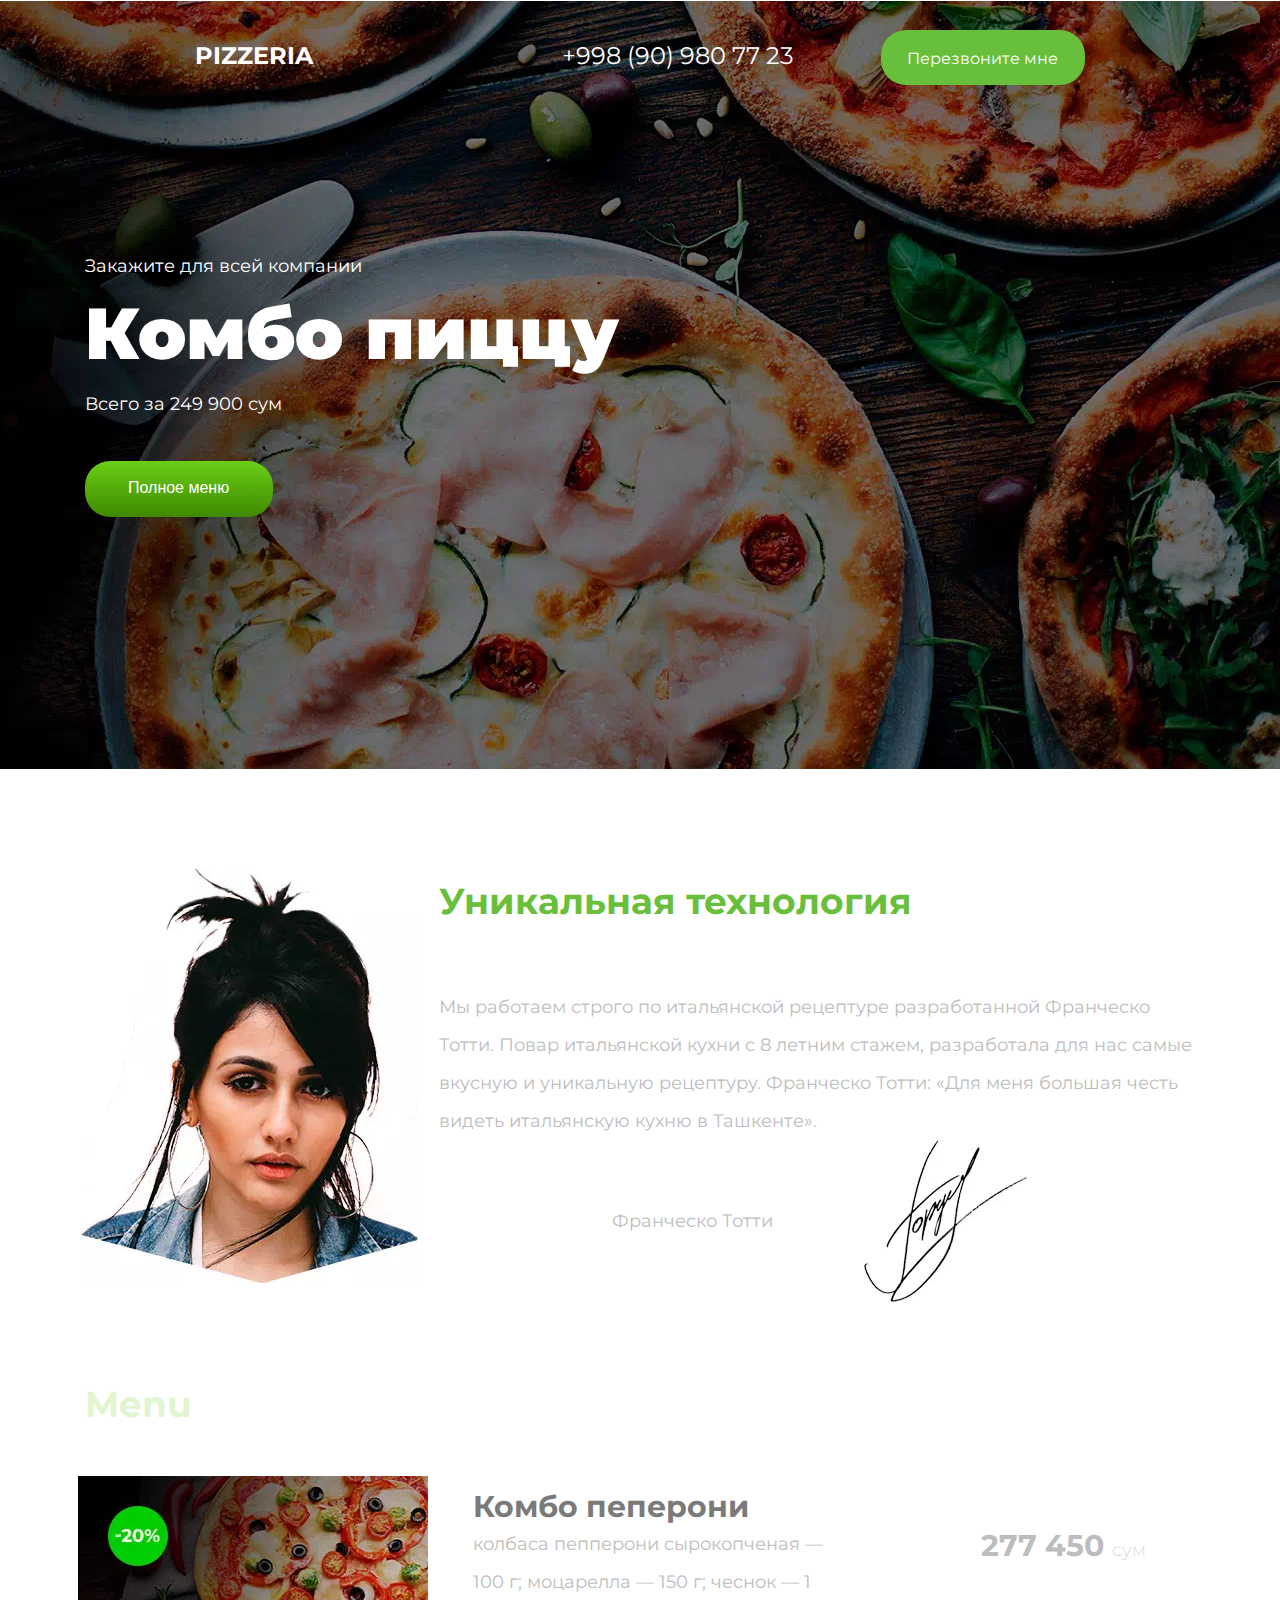
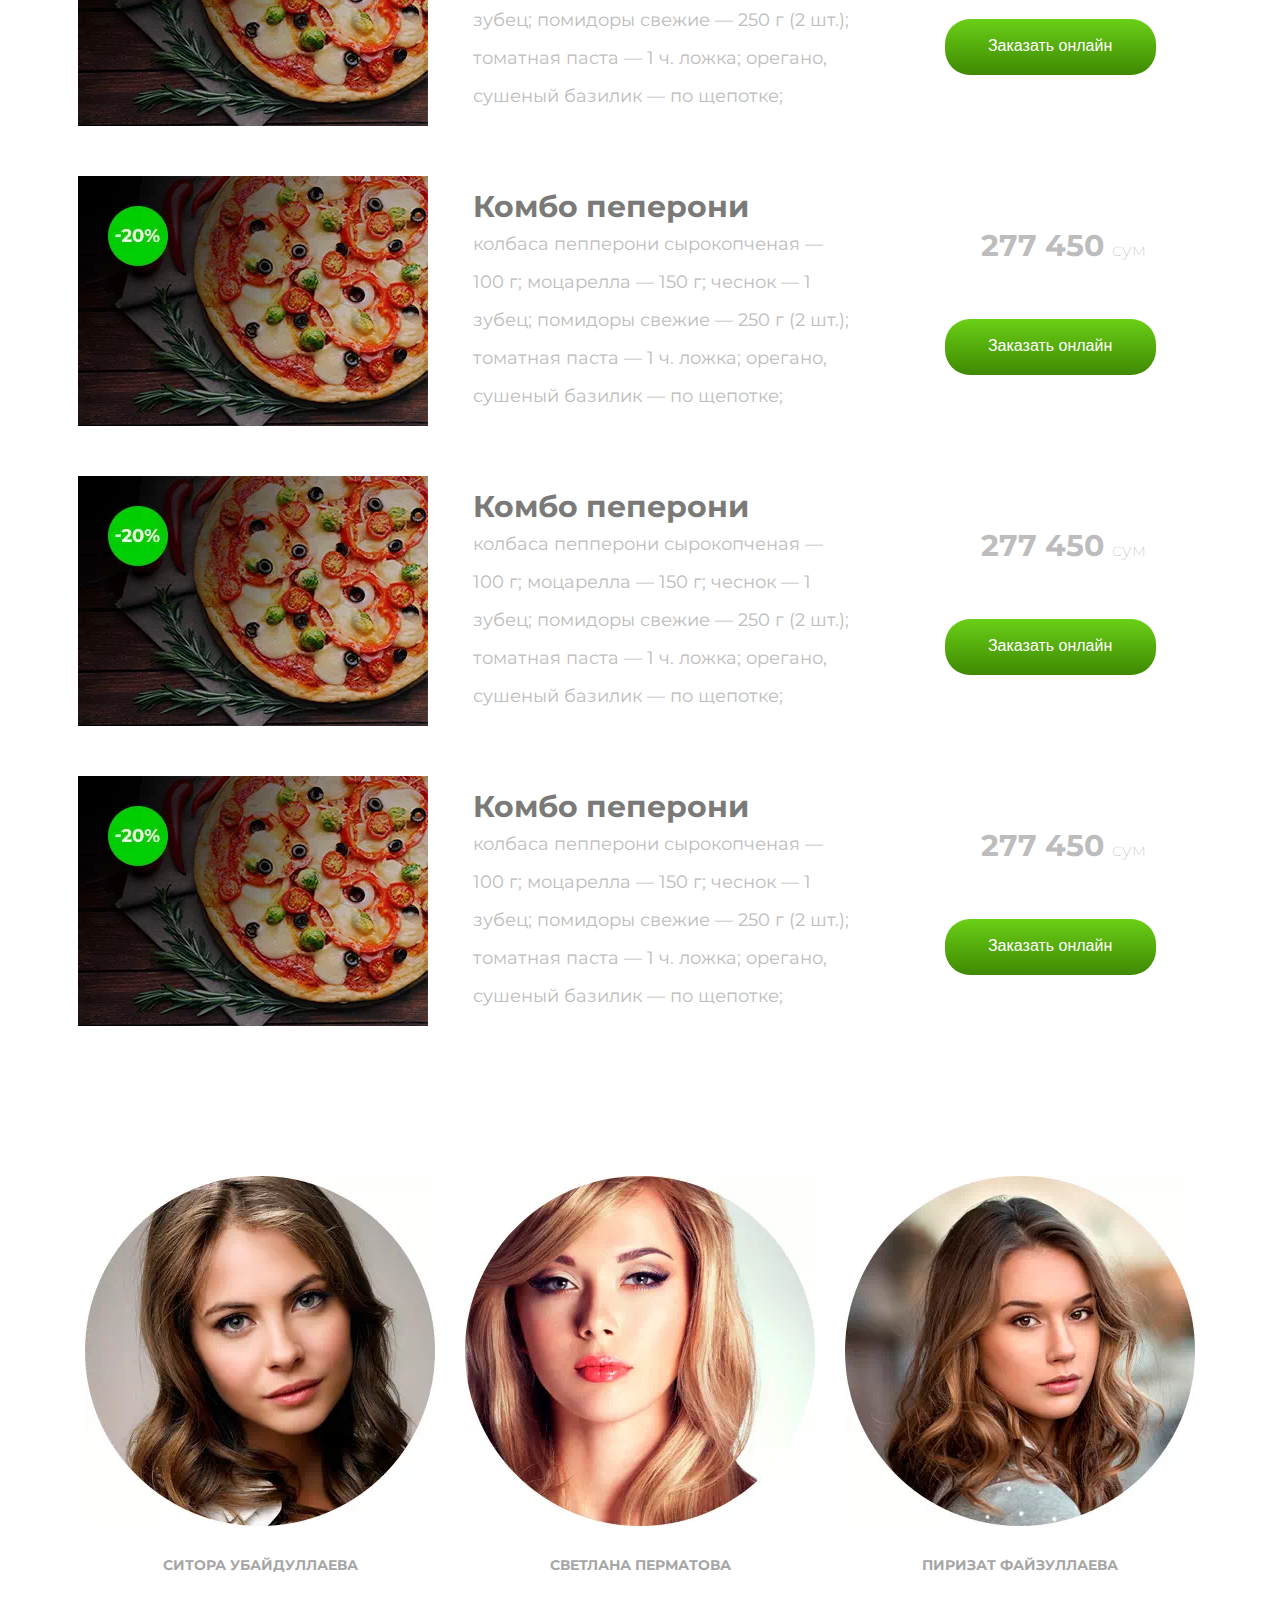
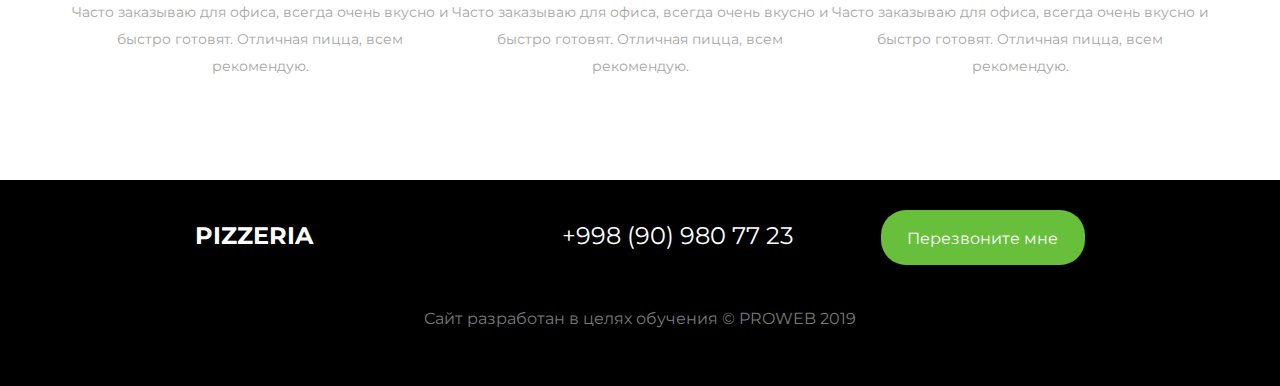
<file: pizza/index.html>
<!DOCTYPE html>
<html lang="en">

<head>
    <meta charset="UTF-8">
    <meta name="viewport" content="width=device-width, initial-scale=1.0">
    <meta http-equiv="X-UA-Compatible" content="ie=edge">
    <link rel="stylesheet" href="style.Css">
    <link href="https://fonts.googleapis.com/css?family=Montserrat:100,400,700,900&display=swap" rel="stylesheet">
    <title>Document</title>
</head>

<body>

    <!--------------- HEADER------------- -->
    <header>
        <div class="conteiner ">
            <div class="row ">
                <div class="col-12 ">
                    <nav class="row justify-betwen ">
                        <a href="!" class="pizza ">Pizzeria</a>
                        <ul>
                            <li><a href="">+998 (90) 980 77 23</a></li>
                            <li><a href=""> <span>Перезвоните мне</span> </a></li>
                        </ul>
                    </nav>

                    <div class="kombo  ">
                        <p class="komp">Закажите для всей компании</p>
                        <h1>Комбо пиццу</h1>
                        <p>Всего за 249 900 сум</p>
                        <button>Полное меню</button>
                    </div>

                </div>
            </div>
        </div>
    </header>

    <!-- SEction -->
    <section>
        <div class="conteiner">
            <div class="row ">
                <img src="./images/Maket_photoshop_for_Uktam_2_03.webp" alt="">

                <div class="box">
                    <h2>Уникальная технология</h2>
                    <p>Мы работаем строго по итальянской рецептуре разработанной Франческо Тотти. Повар итальянской
                        кухни с 8 летним стажем, разработала для нас самые вкусную и уникальную рецептуру.
                        Франческо Тотти: «Для меня большая честь видеть итальянскую кухню в Ташкенте».
                    </p>
                    <div class="item">
                        <p>Франческо Тотти</p>
                        <img src="./images/Maket_photoshop_for_Uktam_2_06.webp" alt="">
                    </div>
                </div>
            </div>
        </div>
    </section>
    <!-- ---end ----->


    <section>
        <div class="conteiner">

            <nav>
                <a href="">Menu</a>
            </nav>

            <div class="row">

                <img src="./images/Maket_photoshop_for_Uktam_2_pizza_03.webp" alt="">

                <div class="retsep">
                    <div class="box">
                        <h1>Комбо пеперони</h1>
                        <p>колбаса пепперони сырокопченая — 100 г;
                            моцарелла — 150 г;
                            чеснок — 1 зубец;
                            помидоры свежие — 250 г (2 шт.);
                            томатная паста — 1 ч. ложка;
                            орегано, сушеный базилик — по щепотке;</p>
                    </div>

                    <div class="box2">
                        <p>277 450 <span>сум</span></p>
                        <button>Заказать онлайн</button>
                    </div>
                </div>
            </div>
        </div>


        <div class="conteiner">



            <div class="row">

                <img src="./images/Maket_photoshop_for_Uktam_2_pizza_03.webp" alt="">

                <div class="retsep">
                    <div class="box">
                        <h1>Комбо пеперони</h1>
                        <p>колбаса пепперони сырокопченая — 100 г;
                            моцарелла — 150 г;
                            чеснок — 1 зубец;
                            помидоры свежие — 250 г (2 шт.);
                            томатная паста — 1 ч. ложка;
                            орегано, сушеный базилик — по щепотке;</p>
                    </div>

                    <div class="box2">
                        <p>277 450 <span>сум</span></p>
                        <button>Заказать онлайн</button>
                    </div>
                </div>
            </div>
        </div>

        <div class="conteiner">

            <div class="row">

                <img src="./images/Maket_photoshop_for_Uktam_2_pizza_03.webp" alt="">

                <div class="retsep">
                    <div class="box">
                        <h1>Комбо пеперони</h1>
                        <p>колбаса пепперони сырокопченая — 100 г;
                            моцарелла — 150 г;
                            чеснок — 1 зубец;
                            помидоры свежие — 250 г (2 шт.);
                            томатная паста — 1 ч. ложка;
                            орегано, сушеный базилик — по щепотке;</p>
                    </div>

                    <div class="box2">
                        <p>277 450 <span>сум</span></p>
                        <button>Заказать онлайн</button>
                    </div>
                </div>
            </div>
        </div>


        <div class="conteiner">

            <div class="row">

                <img src="./images/Maket_photoshop_for_Uktam_2_pizza_03.webp" alt="">

                <div class="retsep">
                    <div class="box">
                        <h1>Комбо пеперони</h1>
                        <p>колбаса пепперони сырокопченая — 100 г;
                            моцарелла — 150 г;
                            чеснок — 1 зубец;
                            помидоры свежие — 250 г (2 шт.);
                            томатная паста — 1 ч. ложка;
                            орегано, сушеный базилик — по щепотке;</p>
                    </div>

                    <div class="box2">
                        <p>277 450 <span>сум</span></p>
                        <button>Заказать онлайн</button>
                    </div>
                </div>
            </div>
        </div>
    </section>

    <!-- main -->
    <section>
        <div class="conteiner">
            <div class="row">

                <div class="img">
                    <img src="./images/Maket_photoshop_for_Uktam_2_pizza-r_07.webp" alt="">
                    <h3>Ситора Убайдуллаева</h3>
                    <p>Часто заказываю для офиса, всегда очень вкусно и быстро готовят. Отличная пицца, всем рекомендую.
                    </p>
                </div>


                <div class="img"> <img src="./images/Maket_photoshop_for_Uktam_2_pizza-r_09.webp" alt="">
                    <h3>Светлана Перматова</h3>
                    <p>Часто заказываю для офиса, всегда очень вкусно и быстро готовят. Отличная пицца, всем рекомендую.
                    </p>
                </div>

                <div class="img"> <img src="./images/Maket_photoshop_for_Uktam_2_pizza-r_11.webp" alt="">
                    <h3>Пиризат Файзуллаева</h3>
                    <p>Часто заказываю для офиса, всегда очень вкусно и быстро готовят. Отличная пицца, всем рекомендую.
                    </p>
                </div>

            </div>
        </div>
    </section>


    <!-- footer -->
    <footer>
        <div class="conteiner ">
            <div class="row">
                <div class="col-12">
                    <nav class="row justify-betwen  ">
                        <a href="!" class="pizza">Pizzeria</a>
                        <ul>
                            <li><a href="">+998 (90) 980 77 23</a></li>
                            <li><a href=""> <span>Перезвоните мне</span> </a></li>
                        </ul>
                    </nav>

                </div>
            </div>
            <p>Сайт разработан в целях обучения © PROWEB 2019</p>
        </div>
    </footer>
    <!--  --end>

















</body>

</html>
</file>
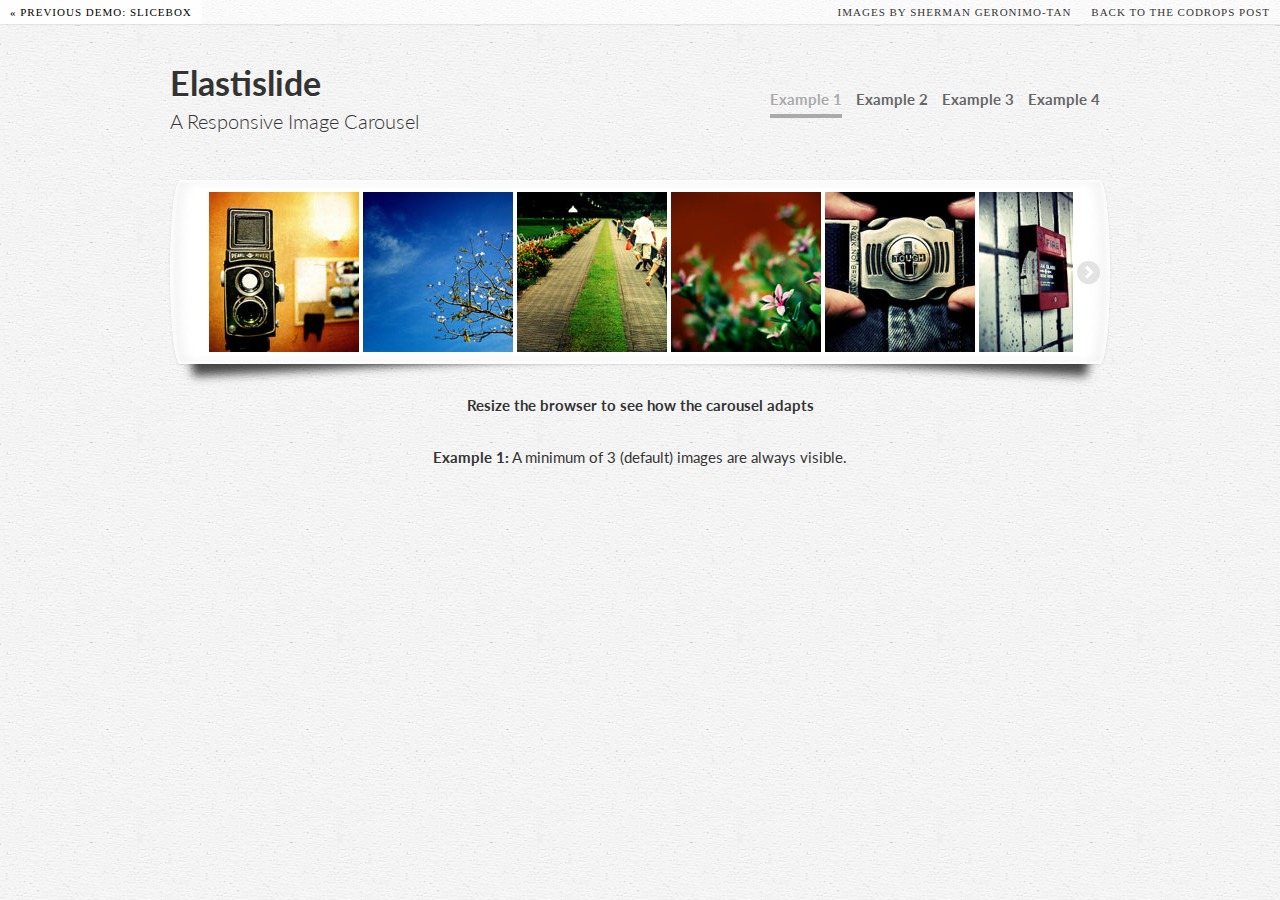
<file: Man Shop/elas/index.html>
<!DOCTYPE html>
	<!--[if lt IE 7]><html class="no-js lt-ie9 lt-ie8 lt-ie7"><![endif]-->
	<!--[if IE 7]><html class="no-js lt-ie9 lt-ie8"><![endif]-->
	<!--[if IE 8]><html class="no-js lt-ie9"><![endif]-->
	<!--[if gt IE 8]><!--><html class="no-js"><!--<![endif]-->
    <head>
        <title>Elastislide - A Responsive Image Carousel</title>
		<meta charset="UTF-8" />
		<meta http-equiv="X-UA-Compatible" content="IE=edge,chrome=1"> 
		<meta name="viewport" content="width=device-width, initial-scale=1.0, maximum-scale=1.0, user-scalable=no"> 
        <meta name="keywords" content="carousel, jquery, responsive, fluid, elastic, resize, thumbnail, slider" />
		<meta name="author" content="Codrops" />
		<link rel="shortcut icon" href="../favicon.ico"> 
        <link rel="stylesheet" type="text/css" href="css/demo.css" />
		<link rel="stylesheet" type="text/css" href="css/elastislide.css" />
		<link rel="stylesheet" type="text/css" href="css/custom.css" />
		<script src="js/modernizr.custom.17475.js"></script>
    </head>
    <body>
		<div class="container demo-1">
			<!-- Codrops top bar -->
            <div class="codrops-top clearfix">
               <a href="http://tympanus.net/Development/Slicebox/"><strong>&laquo; Previous Demo: </strong>Slicebox</a>
                <span class="right">
                	<a href="http://www.flickr.com/people/smanography/" target="_blank">Images by Sherman Geronimo-Tan</a>
					<a href="http://tympanus.net/codrops/?p=5677"><strong>back to the Codrops post</strong></a>
                </span>
            </div><!--/ Codrops top bar -->

            <div class="main">
				<header class="clearfix">	
					<h1>Elastislide <span>A Responsive Image Carousel</span></h1>
					<nav class="codrops-demos">
						<a class="current-demo" href="index.html">Example 1</a>
						<a href="index2.html">Example 2</a>
						<a href="index3.html">Example 3</a>
						<a href="index4.html">Example 4</a>
					</nav>
				</header>

				<!-- Elastislide Carousel -->
				<ul id="carousel" class="elastislide-list">
					<li><a href="#"><img src="images/small/1.jpg" alt="image01" /></a></li>
					<li><a href="#"><img src="images/small/2.jpg" alt="image02" /></a></li>
					<li><a href="#"><img src="images/small/3.jpg" alt="image03" /></a></li>
					<li><a href="#"><img src="images/small/4.jpg" alt="image04" /></a></li>
					<li><a href="#"><img src="images/small/5.jpg" alt="image05" /></a></li>
					<li><a href="#"><img src="images/small/6.jpg" alt="image06" /></a></li>
					<li><a href="#"><img src="images/small/7.jpg" alt="image07" /></a></li>
					<li><a href="#"><img src="images/small/8.jpg" alt="image08" /></a></li>
					<li><a href="#"><img src="images/small/9.jpg" alt="image09" /></a></li>
					<li><a href="#"><img src="images/small/10.jpg" alt="image10" /></a></li>
					<li><a href="#"><img src="images/small/11.jpg" alt="image11" /></a></li>
					<li><a href="#"><img src="images/small/12.jpg" alt="image12" /></a></li>
					<li><a href="#"><img src="images/small/13.jpg" alt="image13" /></a></li>
					<li><a href="#"><img src="images/small/14.jpg" alt="image14" /></a></li>
					<li><a href="#"><img src="images/small/15.jpg" alt="image15" /></a></li>
					<li><a href="#"><img src="images/small/16.jpg" alt="image16" /></a></li>
					<li><a href="#"><img src="images/small/17.jpg" alt="image17" /></a></li>
					<li><a href="#"><img src="images/small/18.jpg" alt="image18" /></a></li>
					<li><a href="#"><img src="images/small/19.jpg" alt="image19" /></a></li>
					<li><a href="#"><img src="images/small/20.jpg" alt="image20" /></a></li>
				</ul>
				<!-- End Elastislide Carousel -->

				<p><strong>Resize the browser to see how the carousel adapts</strong></p>

				<p class="info"><strong>Example 1:</strong> A minimum of 3 (default) images are always visible.</p>
			</div>
		</div>
		<script type="text/javascript" src="http://ajax.googleapis.com/ajax/libs/jquery/1.8.2/jquery.min.js"></script>
		<script type="text/javascript" src="js/jquerypp.custom.js"></script>
		<script type="text/javascript" src="js/jquery.elastislide.js"></script>
		<script type="text/javascript">
			
			$( '#carousel' ).elastislide();
			
		</script>
    </body>
</html>
</file>
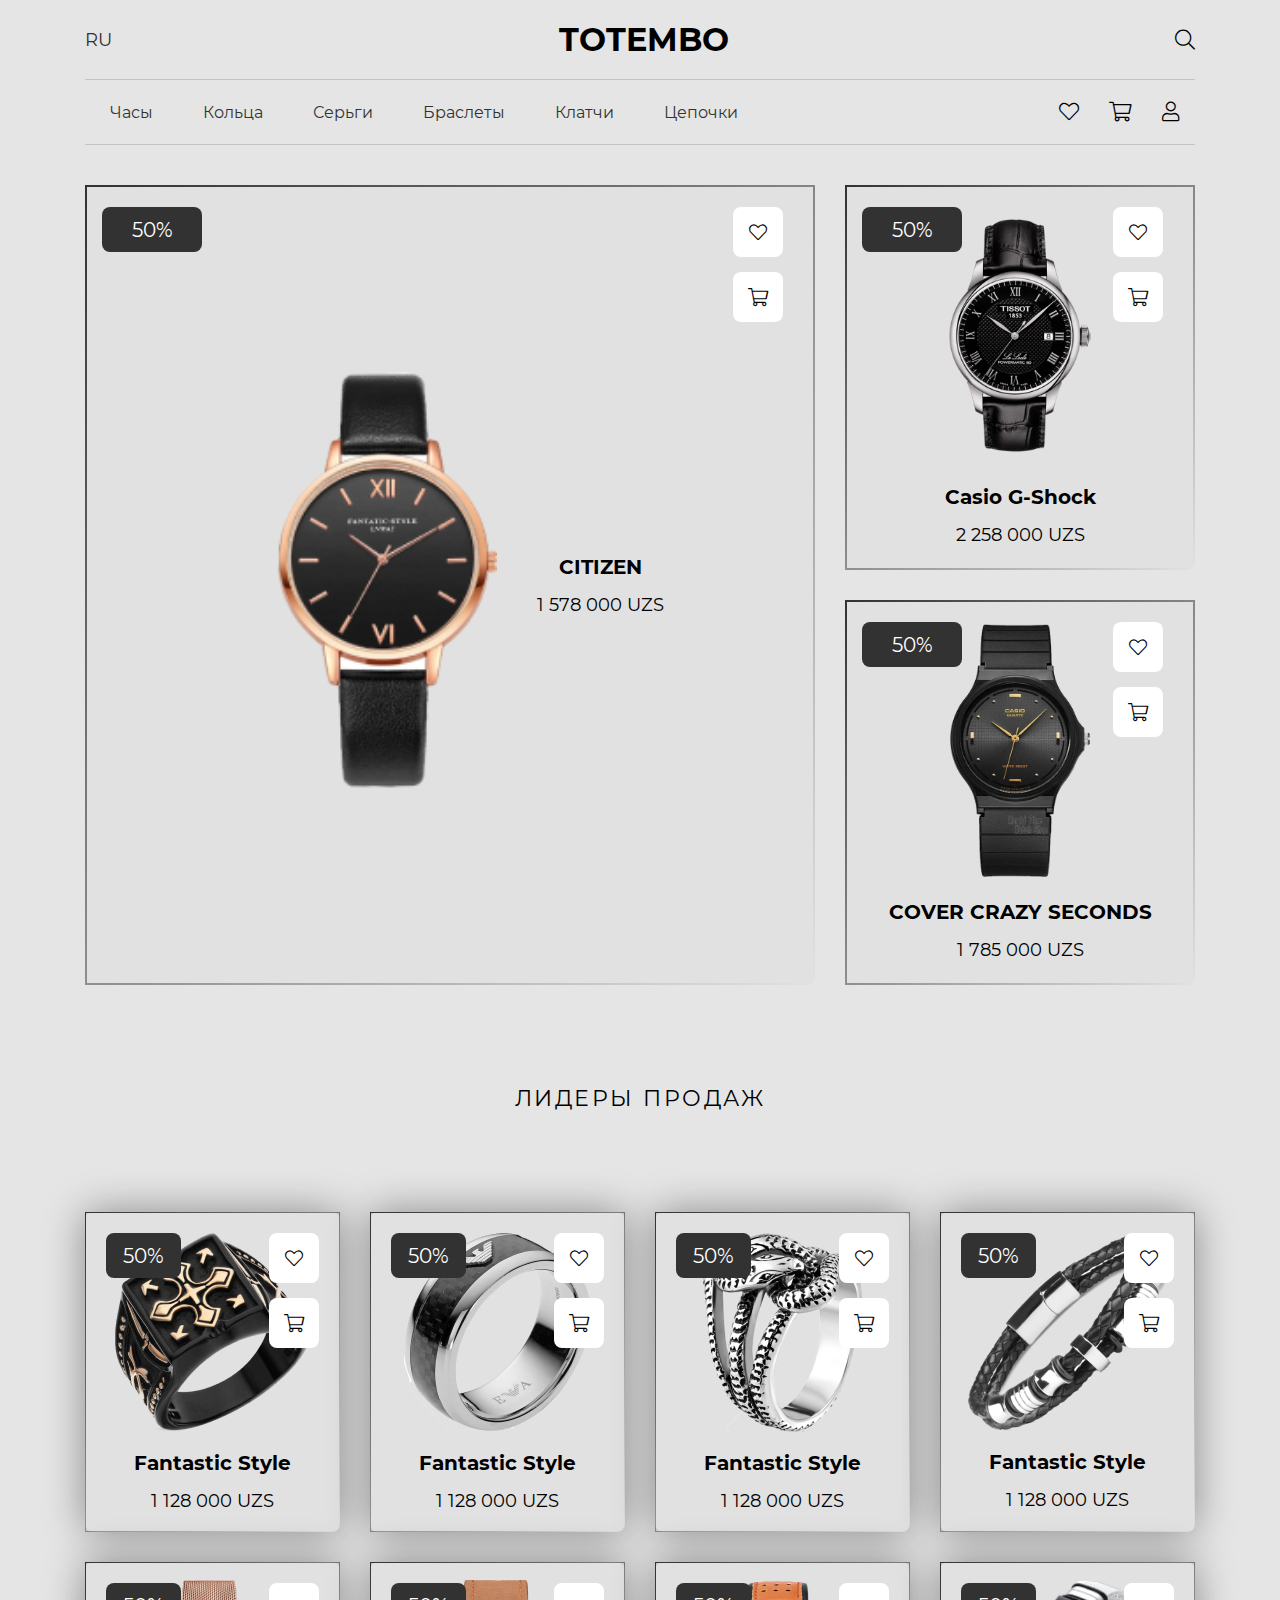
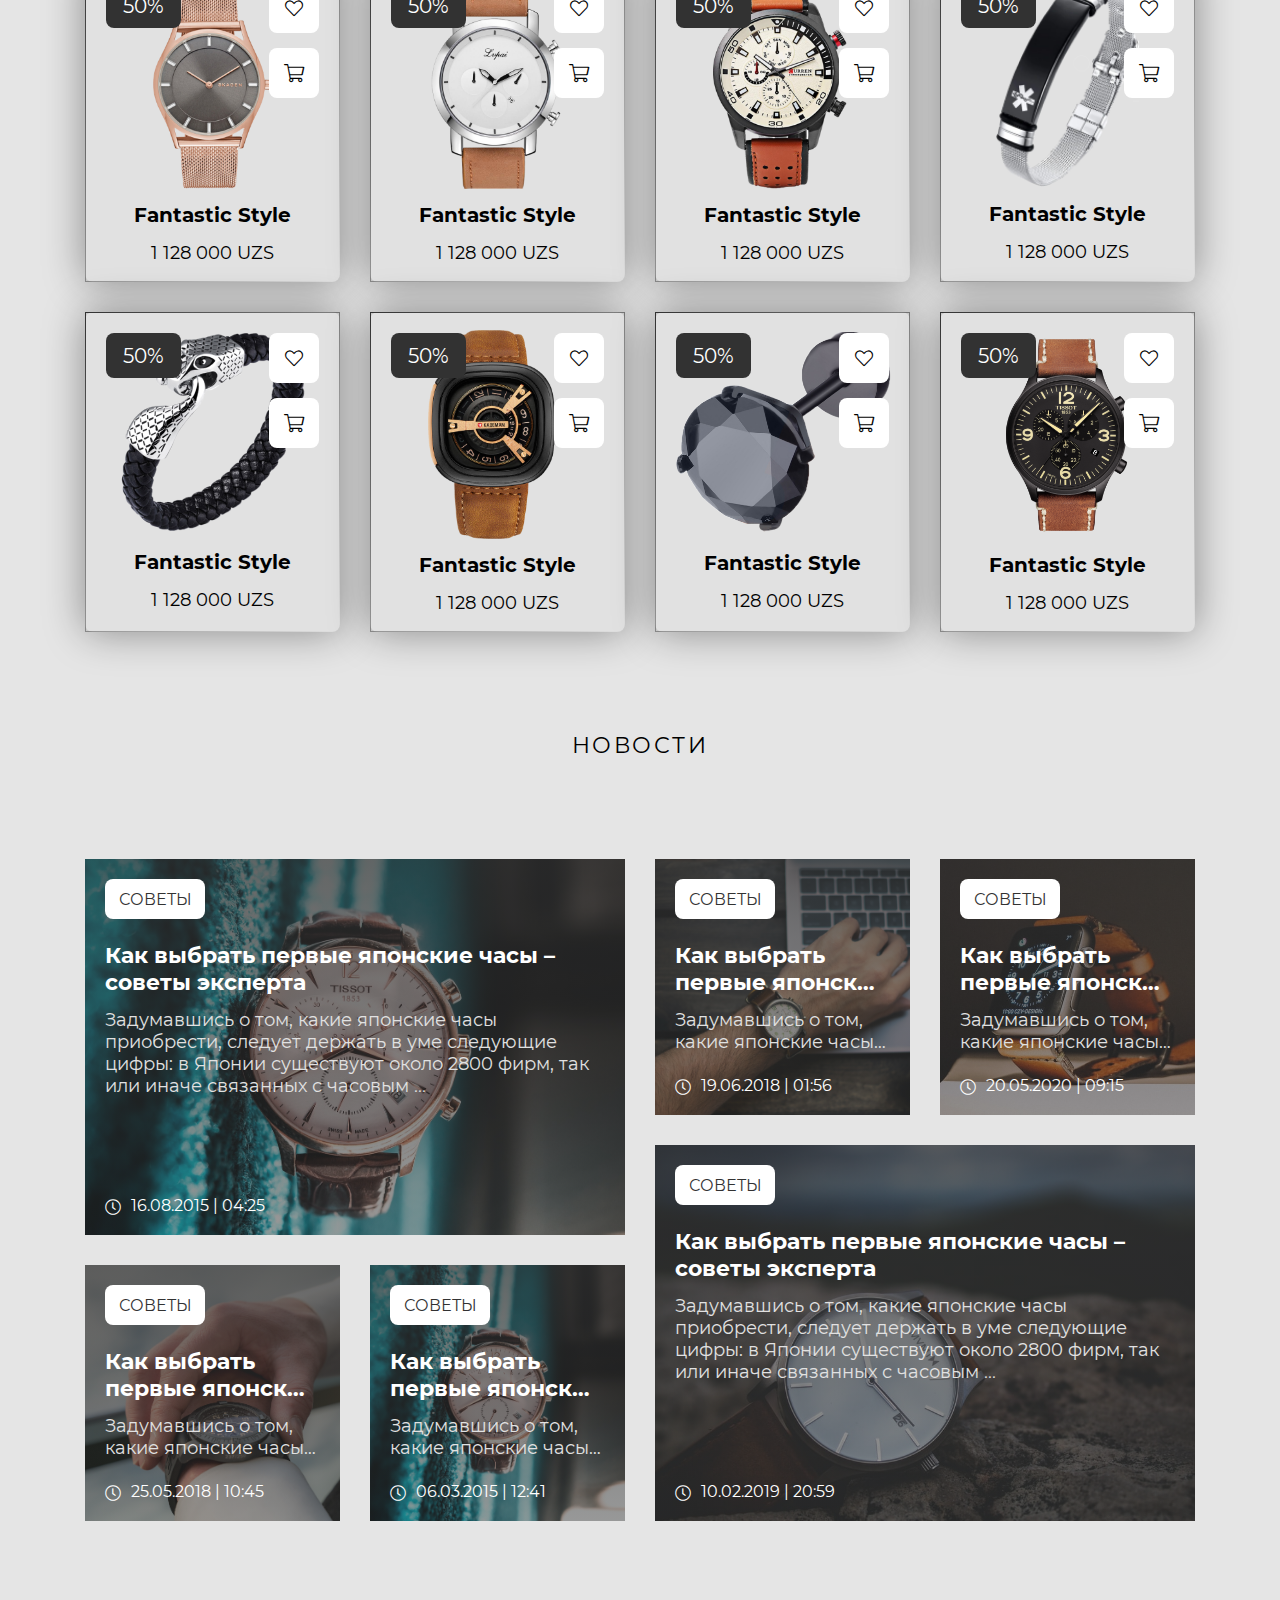
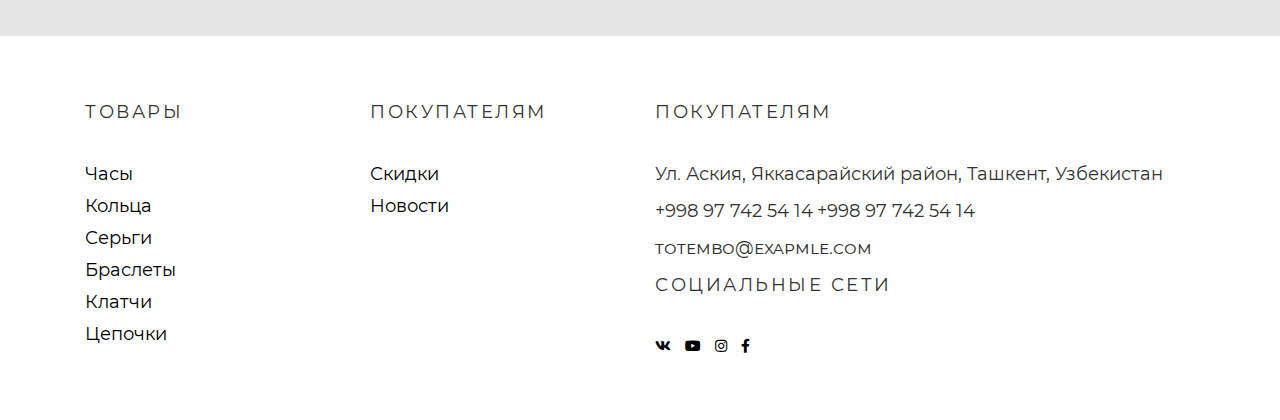
<file: totembo/build/index.html>
<!DOCTYPE html>
<html lang="en">
<head>
    <meta charset="UTF-8">
    <meta name="viewport" content="width=device-width, initial-scale=1.0">
    <title>Document</title>
    <link rel="stylesheet" href="fonts/all.min.css">
    <link rel="stylesheet" href="styles/main.min.css">
</head>
<body>
    <header class="header">
        <nav class="container header__nav">
            <div class="header__nav-top">
                <a href="#" class="header__nav-lang">ru</a>
                <h1 class="header__title">TOTEMBO</h1>
                <a href="#" class="header__nav-search">
                    <i class="fal fa-search"></i>
                </a>
            </div>
            <div class="header__nav-bottom">
                <button class="header__nav-btn">
                    <i class="fal fa-bars"></i>
                </button>
                <ul class="header__nav-list">
                    <button class="header__nav-times">
                        <i class="fal fa-times"></i>
                    </button>
                    <li><a href="#" class="header__nav-link">Часы</a></li>
                    <li><a href="#" class="header__nav-link">Кольца</a></li>
                    <li><a href="#" class="header__nav-link">Серьги</a></li>
                    <li><a href="#" class="header__nav-link">Браслеты</a></li>
                    <li><a href="#" class="header__nav-link">Клатчи</a></li>
                    <li><a href="#" class="header__nav-link">Цепочки</a></li>
                </ul>
                
                <ul class="header__nav-controls">
                    <li><a href="#" class="header__nav-icon" id="like" data-target=".like-sidebar">
                        <i class="fal fa-heart"></i>
                    </a></li>
                    <li><a href="#" class="header__nav-icon" id="cart" data-target=".cart-sidebar">
                        <i class="fal fa-shopping-cart"></i>
                    </a></li>
                    <li><a href="#" class="header__nav-icon">
                        <i class="fal fa-user"></i>
                    </a></li>
                </ul>
            </div>
        </nav>
    </header>

<aside class="like-sidebar" data-array="like">

    <button class="like-sidebar__times" data-target="#like">

        <i class="fal fa-times"></i>

    </button>

    <div class="like-sidebar__product-list">

        

    </div>

</aside>

<aside class="cart-sidebar" data-array="cart">

    <button class="cart-sidebar__times" data-target="#cart">

        <i class="fal fa-times"></i>

    </button>

    <div class="like-sidebar__product-list">

        

    </div>

</aside>
    
    <main class="main">
        
        <div class="header__content container">
        
            <div class="header__content-item" data-name="CITIZEN" data-price="1578000">
        
                <div class="header__content-sale">50%</div>
        
                <div class="header__content-like"><i class="fal fa-heart"></i></div>
        
                <div class="header__content-cart"><i class="fal fa-shopping-cart"></i></div>
        
                <div class="header__content-product">
        
                    <img src="images/clock.png" class="header__content-image" alt="watch">
        
                    <div class="header__content-info">
        
                        <h4 class="header__content-name">CITIZEN</h4>
        
                        <p class="header__content-price">1 578 000 UZS</p>
        
                    </div>
        
                </div>
        
            </div>
        
            <div class="header__content-item" data-name="Casio G-Shock" data-price="2258000">
        
                <div class="header__content-sale">50%</div>
        
                <div class="header__content-like"><i class="fal fa-heart"></i></div>
        
                <div class="header__content-cart"><i class="fal fa-shopping-cart"></i></div>
        
                <div class="header__content-product">
        
                    <img src="images/image-3.png" class="header__content-image" alt="watch">
        
                    <div class="header__content-info">
        
                        <h4 class="header__content-name">Casio G-Shock</h4>
        
                        <p class="header__content-price">2 258 000 UZS</p>
        
                    </div>
        
                </div>
        
            </div>
        
            <div class="header__content-item" data-name="COVER CRAZY SECONDS" data-price="1785000">
        
                <div class="header__content-sale">50%</div>
        
                <div class="header__content-like"><i class="fal fa-heart"></i></div>
        
                <div class="header__content-cart"><i class="fal fa-shopping-cart"></i></div>
        
                <div class="header__content-product">
        
                    <img src="images/image-4.png" class="header__content-image" alt="watch">
        
                    <div class="header__content-info">
        
                        <h4 class="header__content-name">COVER CRAZY SECONDS</h4>
        
                        <p class="header__content-price">1 785 000 UZS</p>
        
                    </div>
        
                </div>
        
            </div>
        
        </div>
        <section class="leader container">
            <h2 class="leader__title">ЛИдеры продаж</h2>
            <div class="leader__content">
                <div class="leader__item" data-name = "Fantastic Style" data-price="1128000">
                    <div class="leader__content-sale">50%</div>
                    <div class="leader__content-like"><i class="fal fa-heart"></i></div>
                    <div class="leader__content-cart"><i class="fal fa-shopping-cart"></i></div>
                    <div class="leader__content-product">
                        <img src="images/image-5.png" class="leader__content-image" alt="watch">
                        <div class="leader__content-info">
                            <h4 class="leader__content-name">Fantastic Style</h4>
                            <p class="leader__content-price">1 128 000 UZS</p>
                        </div>
                    </div>
                </div>
                <div class="leader__item" data-name = "Fantastic Style" data-price="1128000">
                    <div class="leader__content-sale">50%</div>
                    <div class="leader__content-like"><i class="fal fa-heart"></i></div>
                    <div class="leader__content-cart"><i class="fal fa-shopping-cart"></i></div>
                    <div class="leader__content-product">
                        <img src="images/image-6.png" class="leader__content-image" alt="watch">
                        <div class="leader__content-info">
                            <h4 class="leader__content-name">Fantastic Style</h4>
                            <p class="leader__content-price">1 128 000 UZS</p>
                        </div>
                    </div>
                </div>
                <div class="leader__item" data-name = "Fantastic Style" data-price="1128000">
                    <div class="leader__content-sale">50%</div>
                    <div class="leader__content-like"><i class="fal fa-heart"></i></div>
                    <div class="leader__content-cart"><i class="fal fa-shopping-cart"></i></div>
                    <div class="leader__content-product">
                        <img src="images/image-7.png" class="leader__content-image" alt="watch">
                        <div class="leader__content-info">
                            <h4 class="leader__content-name">Fantastic Style</h4>
                            <p class="leader__content-price">1 128 000 UZS</p>
                        </div>
                    </div>
                </div>
                <div class="leader__item" data-name = "Fantastic Style" data-price="1128000">
                    <div class="leader__content-sale">50%</div>
                    <div class="leader__content-like"><i class="fal fa-heart"></i></div>
                    <div class="leader__content-cart"><i class="fal fa-shopping-cart"></i></div>
                    <div class="leader__content-product">
                        <img src="images/image-8.png" class="leader__content-image" alt="watch">
                        <div class="leader__content-info">
                            <h4 class="leader__content-name">Fantastic Style</h4>
                            <p class="leader__content-price">1 128 000 UZS</p>
                        </div>
                    </div>
                </div>
                <div class="leader__item" data-name = "Fantastic Style" data-price="1128000">
                    <div class="leader__content-sale">50%</div>
                    <div class="leader__content-like"><i class="fal fa-heart"></i></div>
                    <div class="leader__content-cart"><i class="fal fa-shopping-cart"></i></div>
                    <div class="leader__content-product">
                        <img src="images/image-9.png" class="leader__content-image" alt="watch">
                        <div class="leader__content-info">
                            <h4 class="leader__content-name">Fantastic Style</h4>
                            <p class="leader__content-price">1 128 000 UZS</p>
                        </div>
                    </div>
                </div>
                <div class="leader__item" data-name = "Fantastic Style" data-price="1128000">
                    <div class="leader__content-sale">50%</div>
                    <div class="leader__content-like"><i class="fal fa-heart"></i></div>
                    <div class="leader__content-cart"><i class="fal fa-shopping-cart"></i></div>
                    <div class="leader__content-product">
                        <img src="images/image-10.png" class="leader__content-image" alt="watch">
                        <div class="leader__content-info">
                            <h4 class="leader__content-name">Fantastic Style</h4>
                            <p class="leader__content-price">1 128 000 UZS</p>
                        </div>
                    </div>
                </div>
                <div class="leader__item" data-name = "Fantastic Style" data-price="1128000">
                    <div class="leader__content-sale">50%</div>
                    <div class="leader__content-like"><i class="fal fa-heart"></i></div>
                    <div class="leader__content-cart"><i class="fal fa-shopping-cart"></i></div>
                    <div class="leader__content-product">
                        <img src="images/image-11.png" class="leader__content-image" alt="watch">
                        <div class="leader__content-info">
                            <h4 class="leader__content-name">Fantastic Style</h4>
                            <p class="leader__content-price">1 128 000 UZS</p>
                        </div>
                    </div>
                </div>
                <div class="leader__item" data-name = "Fantastic Style" data-price="1128000">
                    <div class="leader__content-sale">50%</div>
                    <div class="leader__content-like"><i class="fal fa-heart"></i></div>
                    <div class="leader__content-cart"><i class="fal fa-shopping-cart"></i></div>
                    <div class="leader__content-product">
                        <img src="images/image-12.png" class="leader__content-image" alt="watch">
                        <div class="leader__content-info">
                            <h4 class="leader__content-name">Fantastic Style</h4>
                            <p class="leader__content-price">1 128 000 UZS</p>
                        </div>
                    </div>
                </div>
                <div class="leader__item" data-name = "Fantastic Style" data-price="1128000">
                    <div class="leader__content-sale">50%</div>
                    <div class="leader__content-like"><i class="fal fa-heart"></i></div>
                    <div class="leader__content-cart"><i class="fal fa-shopping-cart"></i></div>
                    <div class="leader__content-product">
                        <img src="images/image-13.png" class="leader__content-image" alt="watch">
                        <div class="leader__content-info">
                            <h4 class="leader__content-name">Fantastic Style</h4>
                            <p class="leader__content-price">1 128 000 UZS</p>
                        </div>
                    </div>
                </div>
                <div class="leader__item" data-name = "Fantastic Style" data-price="1128000">
                    <div class="leader__content-sale">50%</div>
                    <div class="leader__content-like"><i class="fal fa-heart"></i></div>
                    <div class="leader__content-cart"><i class="fal fa-shopping-cart"></i></div>
                    <div class="leader__content-product">
                        <img src="images/image-14.png" class="leader__content-image" alt="watch">
                        <div class="leader__content-info">
                            <h4 class="leader__content-name">Fantastic Style</h4>
                            <p class="leader__content-price">1 128 000 UZS</p>
                        </div>
                    </div>
                </div>
                <div class="leader__item" data-name = "Fantastic Style" data-price="1128000">
                    <div class="leader__content-sale">50%</div>
                    <div class="leader__content-like"><i class="fal fa-heart"></i></div>
                    <div class="leader__content-cart"><i class="fal fa-shopping-cart"></i></div>
                    <div class="leader__content-product">
                        <img src="images/image-15.png" class="leader__content-image" alt="watch">
                        <div class="leader__content-info">
                            <h4 class="leader__content-name">Fantastic Style</h4>
                            <p class="leader__content-price">1 128 000 UZS</p>
                        </div>
                    </div>
                </div>
                <div class="leader__item" data-name = "Fantastic Style" data-price="1128000">
                    <div class="leader__content-sale">50%</div>
                    <div class="leader__content-like"><i class="fal fa-heart"></i></div>
                    <div class="leader__content-cart"><i class="fal fa-shopping-cart"></i></div>
                    <div class="leader__content-product">
                        <img src="images/image-16.jpg" class="leader__content-image" alt="watch">
                        <div class="leader__content-info">
                            <h4 class="leader__content-name">Fantastic Style</h4>
                            <p class="leader__content-price">1 128 000 UZS</p>
                        </div>
                    </div>
                </div>
            </div>
        </section>
        <section class="news">
            <h2 class="news__title">НОВОСТИ</h2>
            <div class="container news__content">
                <div class="news__item">
                    <div class="news__item_dark">
                        <div class="news__item-type">Советы</div>
                        <h4 class="news__item-title">Как выбрать первые японские часы – советы эксперта</h4>
                        <p class="news__item-text">Задумавшись о том, какие японские часы приобрести, следует держать в уме следующие цифры: в Японии существуют около 2800 фирм, так или иначе связанных с часовым ...</p>
                        <div class="news__item-time">
                            <i class="fal fa-clock"></i>
                            <output class="news__item-output"></output>
                        </div>
                    </div>
                </div>
                <div class="news__item">
                    <div class="news__item_dark">
                        <div class="news__item-type">Советы</div>
                        <h4 class="news__item-title">Как выбрать первые японские часы – советы эксперта</h4>
                        <p class="news__item-text">Задумавшись о том, какие японские часы приобрести, следует держать в уме следующие цифры: в Японии существуют около 2800 фирм, так или иначе связанных с часовым ...</p>
                        <div class="news__item-time">
                            <i class="fal fa-clock"></i>
                            <output class="news__item-output"></output>
                        </div>
                    </div>
                </div>
                <div class="news__item">
                    <div class="news__item_dark">
                        <div class="news__item-type">Советы</div>
                        <h4 class="news__item-title">Как выбрать первые японские часы – советы эксперта</h4>
                        <p class="news__item-text">Задумавшись о том, какие японские часы приобрести, следует держать в уме следующие цифры: в Японии существуют около 2800 фирм, так или иначе связанных с часовым ...</p>
                        <div class="news__item-time">
                            <i class="fal fa-clock"></i>
                            <output class="news__item-output"></output>
                        </div>
                    </div>
                </div>
                <div class="news__item">
                    <div class="news__item_dark">
                        <div class="news__item-type">Советы</div>
                        <h4 class="news__item-title">Как выбрать первые японские часы – советы эксперта</h4>
                        <p class="news__item-text">Задумавшись о том, какие японские часы приобрести, следует держать в уме следующие цифры: в Японии существуют около 2800 фирм, так или иначе связанных с часовым ...</p>
                        <div class="news__item-time">
                            <i class="fal fa-clock"></i>
                            <output class="news__item-output"></output>
                        </div>
                    </div>
                </div>
                <div class="news__item">
                    <div class="news__item_dark">
                        <div class="news__item-type">Советы</div>
                        <h4 class="news__item-title">Как выбрать первые японские часы – советы эксперта</h4>
                        <p class="news__item-text">Задумавшись о том, какие японские часы приобрести, следует держать в уме следующие цифры: в Японии существуют около 2800 фирм, так или иначе связанных с часовым ...</p>
                        <div class="news__item-time">
                            <i class="fal fa-clock"></i>
                            <output class="news__item-output"></output>
                        </div>
                    </div>
                </div>
                <div class="news__item">
                    <div class="news__item_dark">
                        <div class="news__item-type">Советы</div>
                        <h4 class="news__item-title">Как выбрать первые японские часы – советы эксперта</h4>
                        <p class="news__item-text">Задумавшись о том, какие японские часы приобрести, следует держать в уме следующие цифры: в Японии существуют около 2800 фирм, так или иначе связанных с часовым ...</p>
                        <div class="news__item-time">
                            <i class="fal fa-clock"></i>
                            <output class="news__item-output"></output>
                        </div>
                    </div>
                </div>
            </div>
        </section>
    </main>
    
<footer class="footer">
    
    <div class="container">
    
        <div class="row">
    
            <div class="col-6 col-lg-3">
    
                <h5 class="footer__title">ТОВАРЫ</h5>
    
                <ul class="footer__list">
    
                    <li><a href="#" class="footer__link">Часы</a></li>
    
                    <li><a href="#" class="footer__link">Кольца</a></li>
    
                    <li><a href="#" class="footer__link">Серьги</a></li>
    
                    <li><a href="#" class="footer__link">Браслеты</a></li>
    
                    <li><a href="#" class="footer__link">Клатчи</a></li>
    
                    <li><a href="#" class="footer__link">Цепочки</a></li>
    
                </ul>
    
            </div>
    
            <div class="col-6 col-lg-3">
    
                <h5 class="footer__title">ПОКУПАТЕЛЯМ</h5>
    
                <ul class="footer__list">
    
                    <li><a href="#" class="footer__link">Скидки</a></li>
    
                    <li><a href="#" class="footer__link">Новости</a></li>
    
                </ul>
    
            </div>
    

    

    
            <div class="col-12 col-lg-6">
    
                <div class="row footer__right">
    
                    <div class="footer__contact col-lg-12 col-sm-6 col-12">
    
                        <h5 class="footer__title">ПОКУПАТЕЛЯМ</h5>
    
                        <a class="footer__info" href="https://goo.gl/maps/tzCHMe3DZNqFkwoVA">Ул. Аския, Яккасарайский район, Ташкент, Узбекистан</a>
    
                        <div class="footer__tel">
    
                            <a href="tel:+99897 742 54 14" class="footer__info">+998 97 742 54 14</a>
    
                            <a href="tel:+99897 742 54 14" class="footer__info">+998 97 742 54 14</a>
    
                        </div>
    
                        <a class="footer__info" href="mailto:totembo@exapmle.com">totembo@exapmle.com</a>
    
                    </div>
    
                    <div class="footer__social col-lg-12 col-sm-6 col-12">
    
                        <h5 class="footer__title">СОЦИАЛЬНЫЕ СЕТИ</h5>
    
                        <ul class="footer__social-list">
    
                            <li><a href="#" class="footer__social-icon"><i class="fab fa-vk"></i></a></li>
    
                            <li><a href="#" class="footer__social-icon"><i class="fab fa-youtube"></i></a></li>
    
                            <li><a href="#" class="footer__social-icon"><i class="fab fa-instagram"></i></a></li>
    
                            <li><a href="#" class="footer__social-icon"><i class="fab fa-facebook-f"></i></a></li>
    
                        </ul>
    
                    </div>
    
                </div>
    
            </div>
    
        </div>
    
    </div>
    
</footer>
    

    
<script src="scripts/common.min.js"></script>
    
</body>
    

    
</html>
</file>
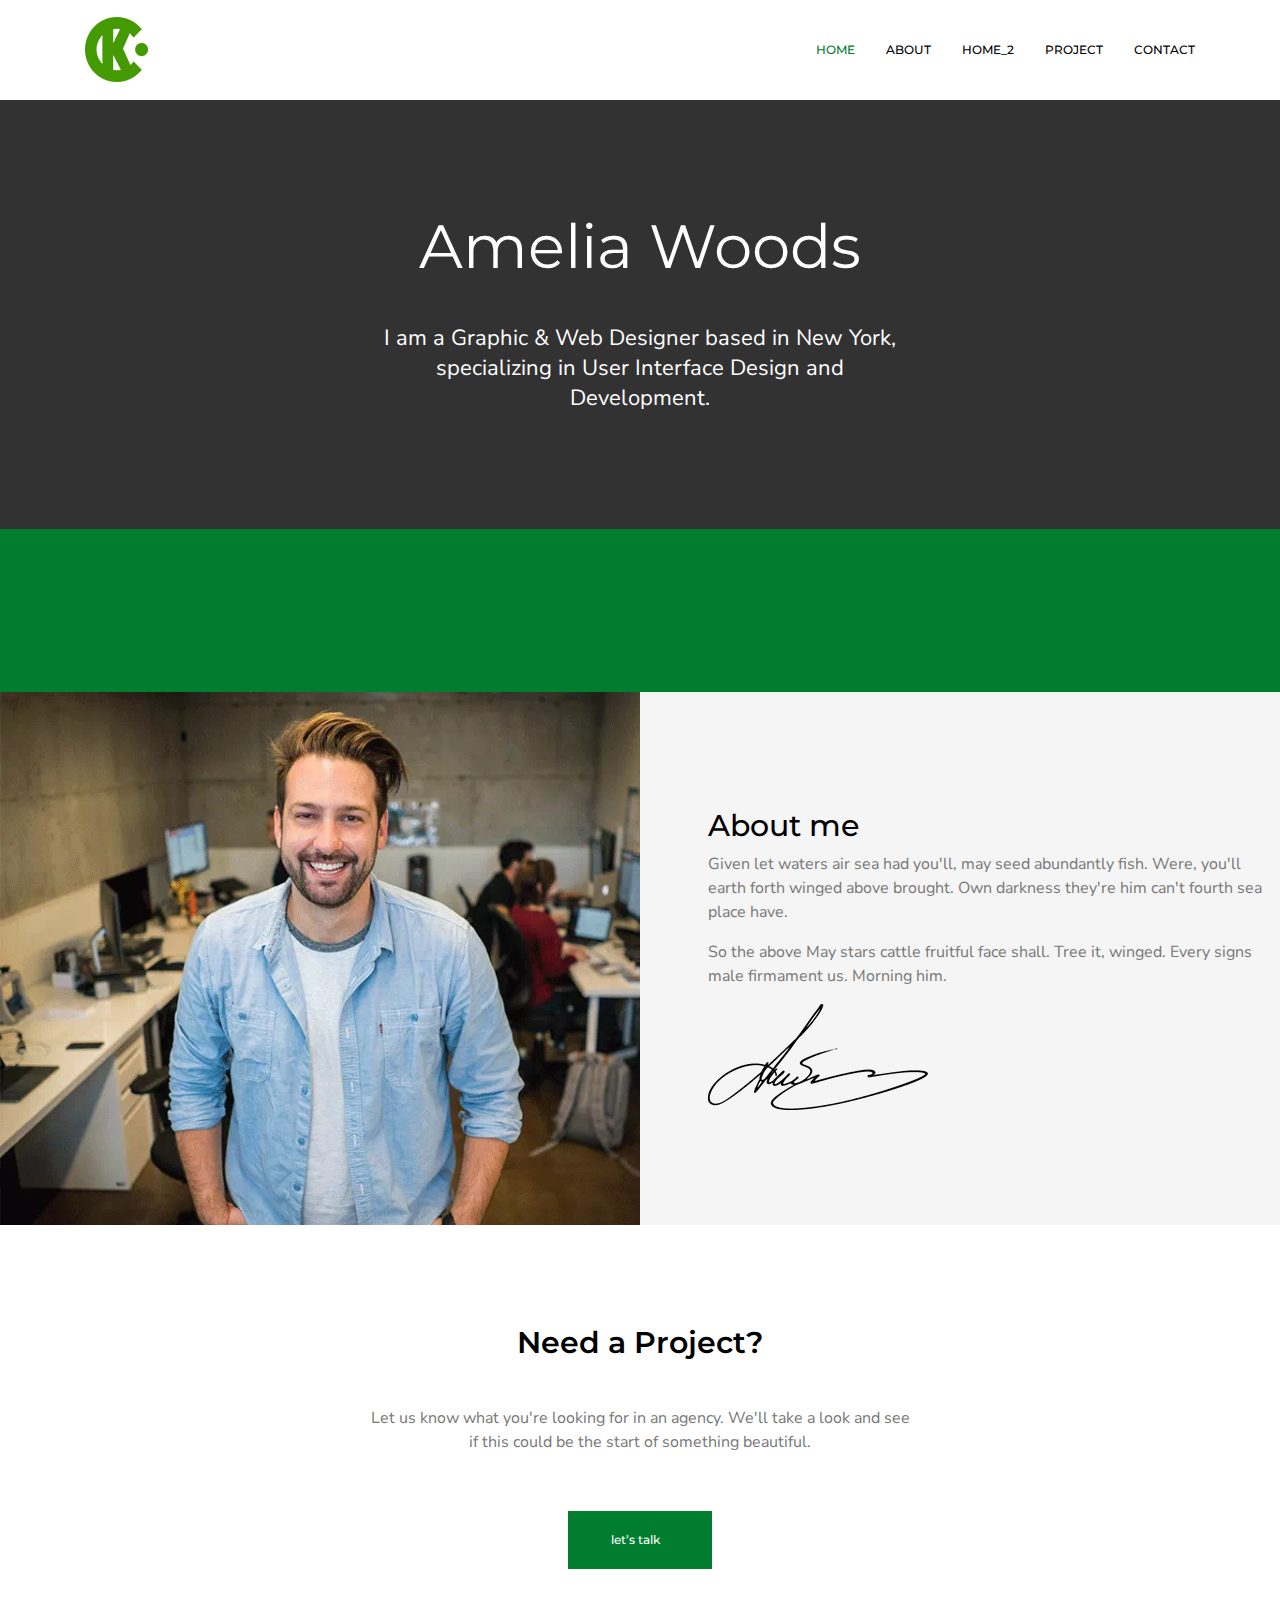
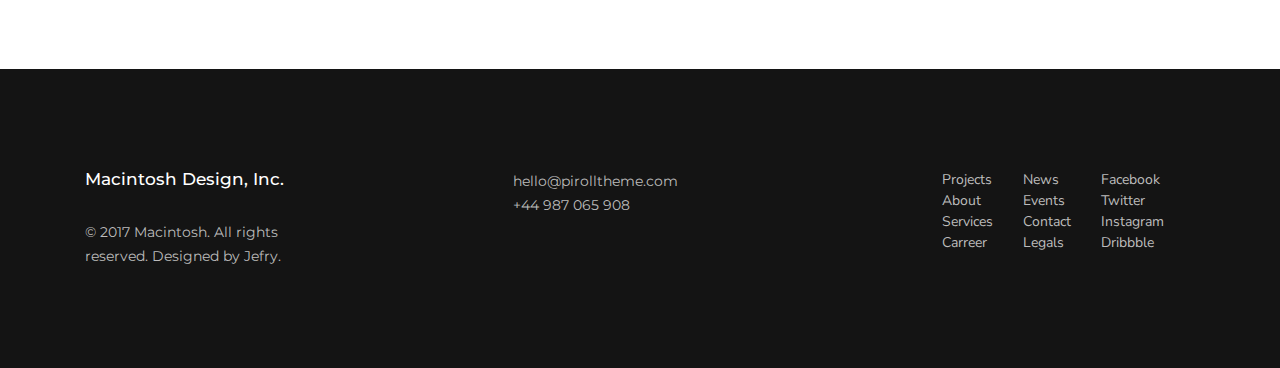
<file: 5/About.html>
<!DOCTYPE html>
<html lang="en">

<head>
  <!-- Required meta tags -->

  <meta charset="utf-8">
  <meta name="viewport" content="width=device-width, initial-scale=1, shrink-to-fit=no">

  <!-- Bootstrap CSS -->
  <link rel="stylesheet" href="https://stackpath.bootstrapcdn.com/bootstrap/4.4.1/css/bootstrap.min.css">
  <link rel="stylesheet" href="css/style.Css">
  <link
    href="https://fonts.googleapis.com/css?family=Montserrat:100,300,400,500,700,900|Nunito+Sans:300,400&display=swap&subset=cyrillic,cyrillic-ext"
    rel="stylesheet">
  <link href="https://fonts.googleapis.com/css?family=Roboto&display=swap" rel="stylesheet">
  <link rel="stylesheet" href="fonts/font-awesome.min.css">
  <title>About</title>
</head>

<body>
  <div class="header_2">
    <div class="container">
      <div class="row justify-content-between">
        <div class="col-lg-1 col-md-auto col-sm-auto">
          <div class="link"><img src="./images/6-69484_cramer-krasselt-logo.webp" alt=""></div>
        </div>
        <div class="col-lg-7 col-md-auto col-sm-auto">
          <div class="silka">
            <a href="index.html"><span class="active">home</span></a>
            <a href="About.html">about</a>
            <a href="Home-2.html">home_2</a>
            <a href="Project_single.html">project</a>
            <a href="Contact.html">contact</a>
          </div>

        </div>
      </div>
    </div>
  </div>


  <div class="section_8">
    <div class="container">
      <div class="row justify-content-center align-items-center">
        <div class="col-lg-6">
          <h2>Amelia Woods</h2>
          <p>I am a Graphic & Web Designer based in New York, specializing
            in User Interface Design and Development.</p>
        </div>
      </div>
    </div>
  </div>

  <div class="section3">
    <div class="container">
      <div class="row d-flex justify-content-around">

        <div class="col-lg-2 col-md-4 col-sm-6">
          <i class="fa fa-briefcase" aria-hidden="true"></i>
          <p>548</p>
          <p>projects completed</p>
        </div>

        <div class="col-lg-2 col-md-4 col-sm-6">
          <i class="fa fa-clock-o" aria-hidden="true"></i>
          <p>548</p>
          <p>WORKING HOURS</p>
        </div>

        <div class="col-lg-2 col-md-4 col-sm-6">
          <i class="fa fa-star-o" aria-hidden="true"></i>
          <p>548</p>
          <p>POSITIVE FEEDBACKS</p>
        </div>

        <div class="col-lg-2 col-md-4 col-sm-6">
          <i class="fa fa-heart-o" aria-hidden="true"></i>
          <p>735</p>
          <p>HAPPY CLIENTS</p>
        </div>

      </div>
    </div>
  </div>

<div class="main_about">
  <div class="container-fluid">
    <div class="row ">
      <div class="col-lg-6 col-md-6 col-sm-6  p-0">
        <div class="men">
          <img src="images/About_body.webp" alt="">
        </div>
      </div>

      <div class="col-lg-6 col-md-6 col-sm-6  p-0">
        <div class="col-lg-11 col-md-11">
          <h2>About me</h2>
        <p>Given let waters air sea had you'll, may seed abundantly fish. 
          Were, you'll earth forth winged above brought. Own darkness 
          they're him can't fourth sea place have.</p>

        <p>So the above May stars cattle fruitful face shall. Tree it, winged. 
          Every signs male firmament us. Morning him.</p>
          <img src="images/Роспись_авиаконструктора_Антонова_О._К.webp" alt="">
        </div>
        
      </div>
    </div>
  </div>
</div>

<div class="project">
  <div class="container">
    <div class="row d-flex justify-content-center">
      <div class="col-lg-6">
        <h3>Need a Project?</h3>
        <p>Let us know what you're looking for in an agency. We'll take a look and see 
          if this could be the start of something beautiful.</p>
        <button>let’s talk</button>
      </div>
    </div>
  </div>
</div>


<footer>
  <div class="container">
    <div class="row">
      <div class="col-lg-3 col-md-4 col-sm-6">
        <h4>Macintosh Design, Inc.</h4>
        <a href="!#">© 2017 Macintosh. All rights reserved.</a>
        <a href="!#">Designed by Jefry.</a>
      </div>
      <div class="col-lg-3 col-md-4 col-sm-6">
        <a href="!#">hello@pirolltheme.com</a><br>
        <a href="!#">+44 987 065 908 </a>
      </div>
      <div class="col-lg-3 col-md-4 col-sm-6 d-flex justify-content-center">
        <div class="box">
          <a href="!#">Projects</a>
          <a href="!#">About</a>
          <a href="!#">Services</a>
          <a href="!#">Carreer</a>
        </div>
        <div class="box">
          <a href="!#">News</a>
          <a href="!#">Events</a>
          <a href="!#">Contact</a>
          <a href="!#">Legals</a>
        </div>
        <div class="box">
          <a href="!#">Facebook</a>
          <a href="!#">Twitter</a>
          <a href="!#">Instagram</a>
          <a href="!#">Dribbble</a>
        </div>
      </div>
    </div>
  </div>
 </footer>

  <!-- Optional JavaScript -->
  <!-- jQuery first, then Popper.js, then Bootstrap JS -->
  <script src="js/jquery.min.js"></script>
  <script src="js/pooper.min.js"></script>
  <script src="js/bootstrap.min.js"></script>

</body>

</html>
</file>
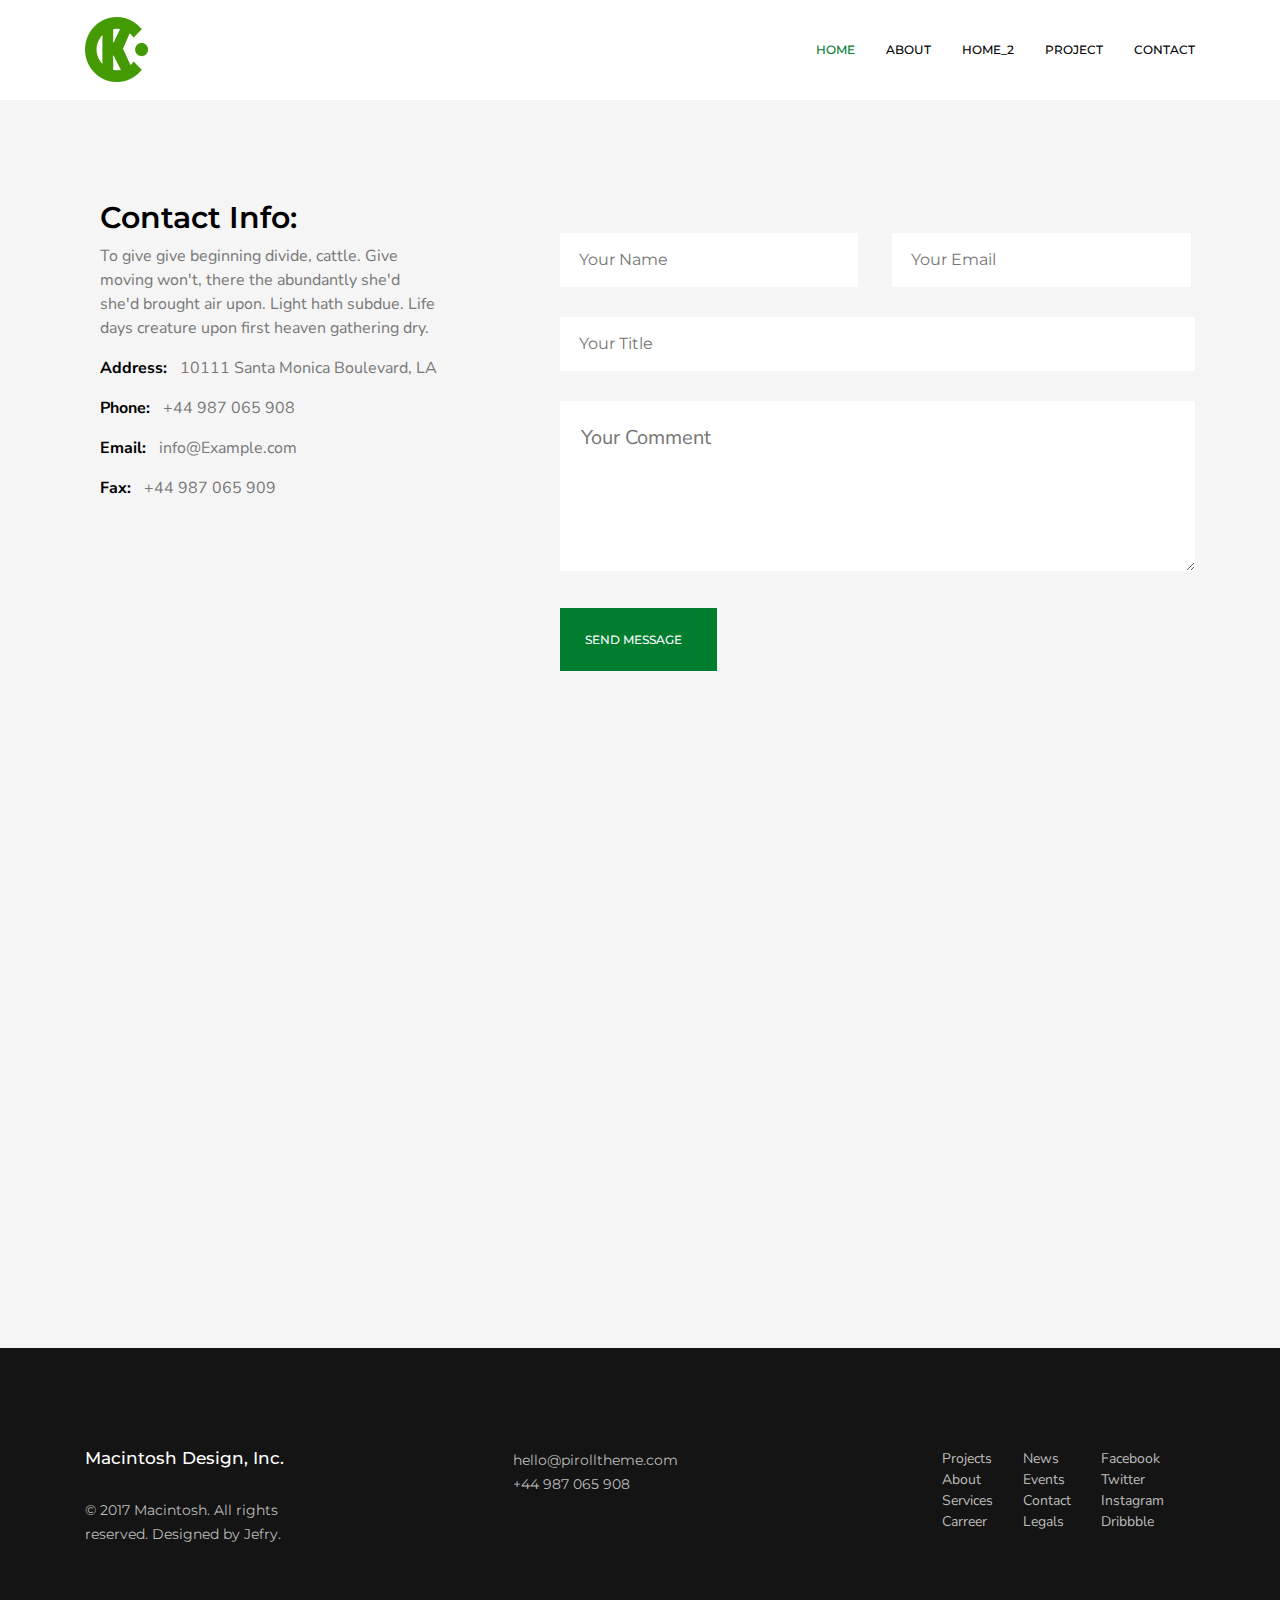
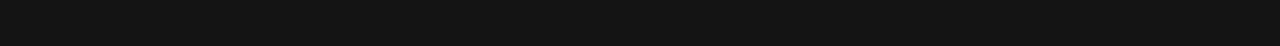
<file: 5/Contact.html>
<!DOCTYPE html>
<html lang="en">

<head>
  <!-- Required meta tags -->

  <meta charset="utf-8">
  <meta name="viewport" content="width=device-width, initial-scale=1, shrink-to-fit=no">

  <!-- Bootstrap CSS -->
  <link rel="stylesheet" href="https://stackpath.bootstrapcdn.com/bootstrap/4.4.1/css/bootstrap.min.css">
  <link rel="stylesheet" href="css/style.Css">
  <link
    href="https://fonts.googleapis.com/css?family=Montserrat:100,300,400,500,700,900|Nunito+Sans:300,400&display=swap&subset=cyrillic,cyrillic-ext"
    rel="stylesheet">
  <link rel="stylesheet" href="fonts/font-awesome.min.css">
  <title>Contact</title>
</head>

<body>

  <div class="header_2">
    <div class="container">
      <div class="row justify-content-between">
        <div class="col-lg-1 col-md-auto col-sm-auto">
          <div class="link"><img src="./images/6-69484_cramer-krasselt-logo.webp" alt=""></div>
        </div>
        <div class="col-lg-7 col-md-auto col-sm-auto">
          <div class="silka">
            <a href="index.html"><span class="active">home</span></a>
            <a href="About.html">about</a>
            <a href="Home-2.html">home_2</a>
            <a href="Project_single.html">project</a>
            <a href="Contact.html">contact</a>
          </div>

        </div>
      </div>
    </div>
  </div>


  <div class="contact_info">
    <div class="container">
      <div class="row">
        <div class="col-lg-5 col-md-5">
          <div class="col-lg-10">
            <h2>Contact Info:</h2>
            <p>To give give beginning divide, cattle. Give moving
              won't, there the abundantly she'd she'd brought air
              upon. Light hath subdue. Life days creature upon
              first heaven gathering dry.</p>
            <p><span class="p_uchun">Address:</span> 10111 Santa Monica Boulevard, LA</p>
            <p><span class="p_uchun">Phone:</span> +44 987 065 908</p>
            <p><span class="p_uchun">Email:</span> info@Example.com</p>
            <p><span class="p_uchun">Fax:</span> +44 987 065 909</p>
          </div>
        </div>
        <div class="col-lg-7 col-md-7">
          <form action="">
            <input type="text" placeholder="Your Name">
            <input type="text" placeholder="Your Email">
            <input type="text" placeholder="Your Title" class="block">
            <textarea name="" id="" cols="10" rows="10" placeholder="Your Comment"></textarea>
            <button>send message</button>
          </form>

        </div>
      </div>

      <div class="col-lg-12">
        <iframe
          src="https://www.google.com/maps/embed?pb=!1m14!1m12!1m3!1d6131044.441927195!2d64.57358194999999!3d41.38116605!2m3!1f0!2f0!3f0!3m2!1i1024!2i768!4f13.1!5e0!3m2!1sru!2s!4v1577524413241!5m2!1sru!2s"
          width="100%" height="470" frameborder="0" style="border:0;" allowfullscreen=""></iframe>
      </div>
    </div>
  </div>


  <footer>
    <div class="container">
      <div class="row">
        <div class="col-lg-3 col-md-4 col-sm-6">
          <h4>Macintosh Design, Inc.</h4>
          <a href="!#">© 2017 Macintosh. All rights reserved.</a>
          <a href="!#">Designed by Jefry.</a>
        </div>
        <div class="col-lg-3 col-md-4 col-sm-6">
          <a href="!#">hello@pirolltheme.com</a><br>
          <a href="!#">+44 987 065 908 </a>
        </div>
        <div class="col-lg-3 col-md-4 col-sm-6 d-flex justify-content-center">
          <div class="box">
            <a href="!#">Projects</a>
            <a href="!#">About</a>
            <a href="!#">Services</a>
            <a href="!#">Carreer</a>
          </div>
          <div class="box">
            <a href="!#">News</a>
            <a href="!#">Events</a>
            <a href="!#">Contact</a>
            <a href="!#">Legals</a>
          </div>
          <div class="box">
            <a href="!#">Facebook</a>
            <a href="!#">Twitter</a>
            <a href="!#">Instagram</a>
            <a href="!#">Dribbble</a>
          </div>
        </div>
      </div>
    </div>
  </footer>










  <!-- Optional JavaScript -->
  <!-- jQuery first, then Popper.js, then Bootstrap JS -->
  <script src="js/jquery.min.js"></script>
  <script src="js/pooper.min.js"></script>
  <script src="js/bootstrap.min.js"></script>

</body>

</html>
</file>
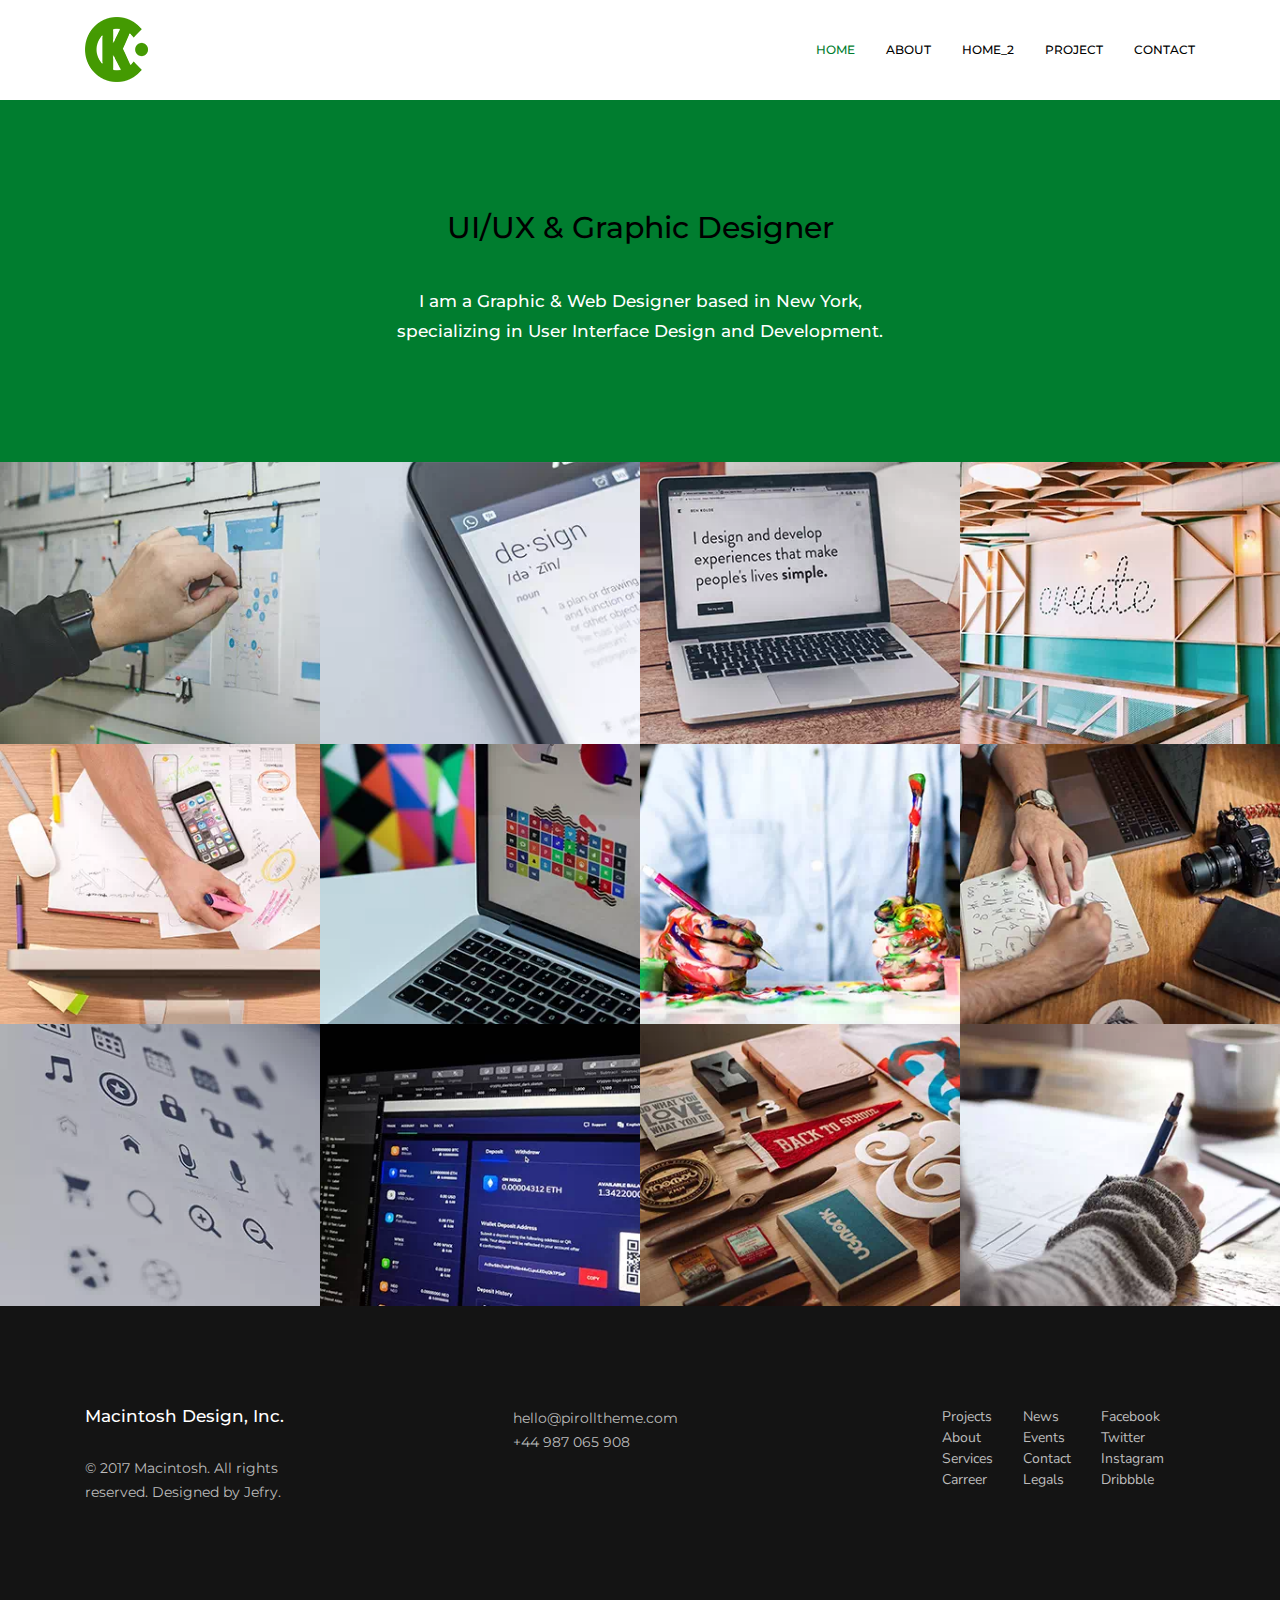
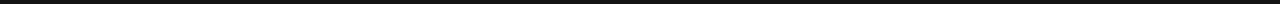
<file: 5/Home-2.html>
<!DOCTYPE html>
<html lang="en">

<head>
  <!-- Required meta tags -->

  <meta charset="utf-8">
  <meta name="viewport" content="width=device-width, initial-scale=1, shrink-to-fit=no">

  <!-- Bootstrap CSS -->
  <link rel="stylesheet" href="https://stackpath.bootstrapcdn.com/bootstrap/4.4.1/css/bootstrap.min.css">
  <link rel="stylesheet" href="css/style.Css">
  <link
    href="https://fonts.googleapis.com/css?family=Montserrat:100,300,400,500,700,900|Nunito+Sans:300,400&display=swap&subset=cyrillic,cyrillic-ext"
    rel="stylesheet">
  <link href="https://fonts.googleapis.com/css?family=Roboto&display=swap" rel="stylesheet">
  <link rel="stylesheet" href="fonts/font-awesome.min.css">
  <title>Home-2</title>
</head>

<body>




  <div class="header_2">
    <div class="container">
      <div class="row justify-content-between">
        <div class="col-lg-1 col-md-auto col-sm-auto">
          <div class="link"><img src="./images/6-69484_cramer-krasselt-logo.webp" alt=""></div>
        </div>
        <div class="col-lg-7 col-md-auto col-sm-auto">
          <div class="silka">
            <a href="index.html"><span class="active">home</span></a>
            <a href="About.html">about</a>
            <a href="Home-2.html">home_2</a>
            <a href="Project_single.html">project</a>
            <a href="Contact.html">contact</a>
          </div>

        </div>
      </div>
    </div>
  </div>



  <div class="section_5">
    <div class="container">
      <div class="row justify-content-center align-items-center">
        <div class="col-lg-6">
          <h2>UI/UX & Graphic Designer</h2>
          <p>I am a Graphic & Web Designer based in New York, specializing
            in User Interface Design and Development.</p>
        </div>
      </div>
    </div>
  </div>

  <div class="section_6">
    <div class="container-fluid">
      <div class="row">
        <div class="col-lg-3 col-md-4 col-sm-6">
          <div class="item_box">
            <img src="images/1-rasim.webp" alt="">
            <div class="item_hover">
              <div class="fa fa-eye"></div>
            </div>
          </div>
        </div>
        <div class="col-lg-3 col-md-4 col-sm-6">
          <div class="item_box">
            <img src="images/02_Home_03.webp" alt="">
            <div class="item_hover">
              <div class="fa fa-eye"></div>
            </div>
          </div>
        </div>
        <div class="col-lg-3 col-md-4 col-sm-6">
          <div class="item_box">
            <img src="images/03_Home_03.webp" alt="">
            <div class="item_hover">
              <div class="fa fa-eye"></div>
            </div>
          </div>
        </div>
        <div class="col-lg-3 col-md-4 col-sm-6">
          <div class="item_box">
            <img src="images/04_Home_03.webp" alt="">
            <div class="item_hover">
              <div class="fa fa-eye"></div>
            </div>
          </div>
        </div>
        <div class="col-lg-3 col-md-4 col-sm-6">
          <div class="item_box">
            <img src="images/05_Home_02.webp" alt="">
            <div class="item_hover">
              <div class="fa fa-eye"></div>
            </div>
          </div>
        </div>
        <div class="col-lg-3 col-md-4 col-sm-6">
          <div class="item_box">
            <img src="images/06_Home_03.webp" alt="">
            <div class="item_hover">
              <div class="fa fa-eye"></div>
            </div>
          </div>
        </div>
        <div class="col-lg-3 col-md-4 col-sm-6">
          <div class="item_box">
            <img src="images/07_Home_03.webp" alt="">
            <div class="item_hover">
              <div class="fa fa-eye"></div>
            </div>
          </div>
        </div>
        <div class="col-lg-3 col-md-4 col-sm-6">
          <div class="item_box">
            <img src="images/08_Home_03.webp" alt="">
            <div class="item_hover">
              <div class="fa fa-eye"></div>
            </div>
          </div>
        </div>
        <div class="col-lg-3 col-md-4 col-sm-6">
          <div class="item_box">
            <img src="images/09_Home_02.webp" alt="">
            <div class="item_hover">
              <div class="fa fa-eye"></div>
            </div>
          </div>
        </div>
        <div class="col-lg-3 col-md-4 col-sm-6">
          <div class="item_box">
            <img src="images/10_Home_03.webp" alt="">
            <div class="item_hover">
              <div class="fa fa-eye"></div>
            </div>
          </div>
        </div>
        <div class="col-lg-3 col-md-4 col-sm-6">
          <div class="item_box">
            <img src="images/011_Home_03.webp" alt="">
            <div class="item_hover">
              <div class="fa fa-eye"></div>
            </div>
          </div>
        </div>
        <div class="col-lg-3 col-md-4 col-sm-6">
          <div class="item_box">
            <img src="images/012_Home_03.webp" alt="">
            <div class="item_hover">
              <div class="fa fa-eye"></div>
            </div>
          </div>
        </div>
      </div>
    </div>
  </div>

  <footer>
    <div class="container">
      <div class="row">
        <div class="col-lg-3 col-md-4 col-sm-6">
          <h4>Macintosh Design, Inc.</h4>
          <a href="!#">© 2017 Macintosh. All rights reserved.</a>
          <a href="!#">Designed by Jefry.</a>
        </div>
        <div class="col-lg-3 col-md-4 col-sm-6">
          <a href="!#">hello@pirolltheme.com</a><br>
          <a href="!#">+44 987 065 908 </a>
        </div>
        <div class="col-lg-3 col-md-4 col-sm-6 d-flex justify-content-center">
          <div class="box">
            <a href="!#">Projects</a>
            <a href="!#">About</a>
            <a href="!#">Services</a>
            <a href="!#">Carreer</a>
          </div>
          <div class="box">
            <a href="!#">News</a>
            <a href="!#">Events</a>
            <a href="!#">Contact</a>
            <a href="!#">Legals</a>
          </div>
          <div class="box">
            <a href="!#">Facebook</a>
            <a href="!#">Twitter</a>
            <a href="!#">Instagram</a>
            <a href="!#">Dribbble</a>
          </div>
        </div>
      </div>
    </div>
  </footer>








  <!-- Optional JavaScript -->
  <!-- jQuery first, then Popper.js, then Bootstrap JS -->
  <script src="js/jquery.min.js"></script>
  <script src="js/pooper.min.js"></script>
  <script src="js/bootstrap.min.js"></script>

</body>

</html>
</file>
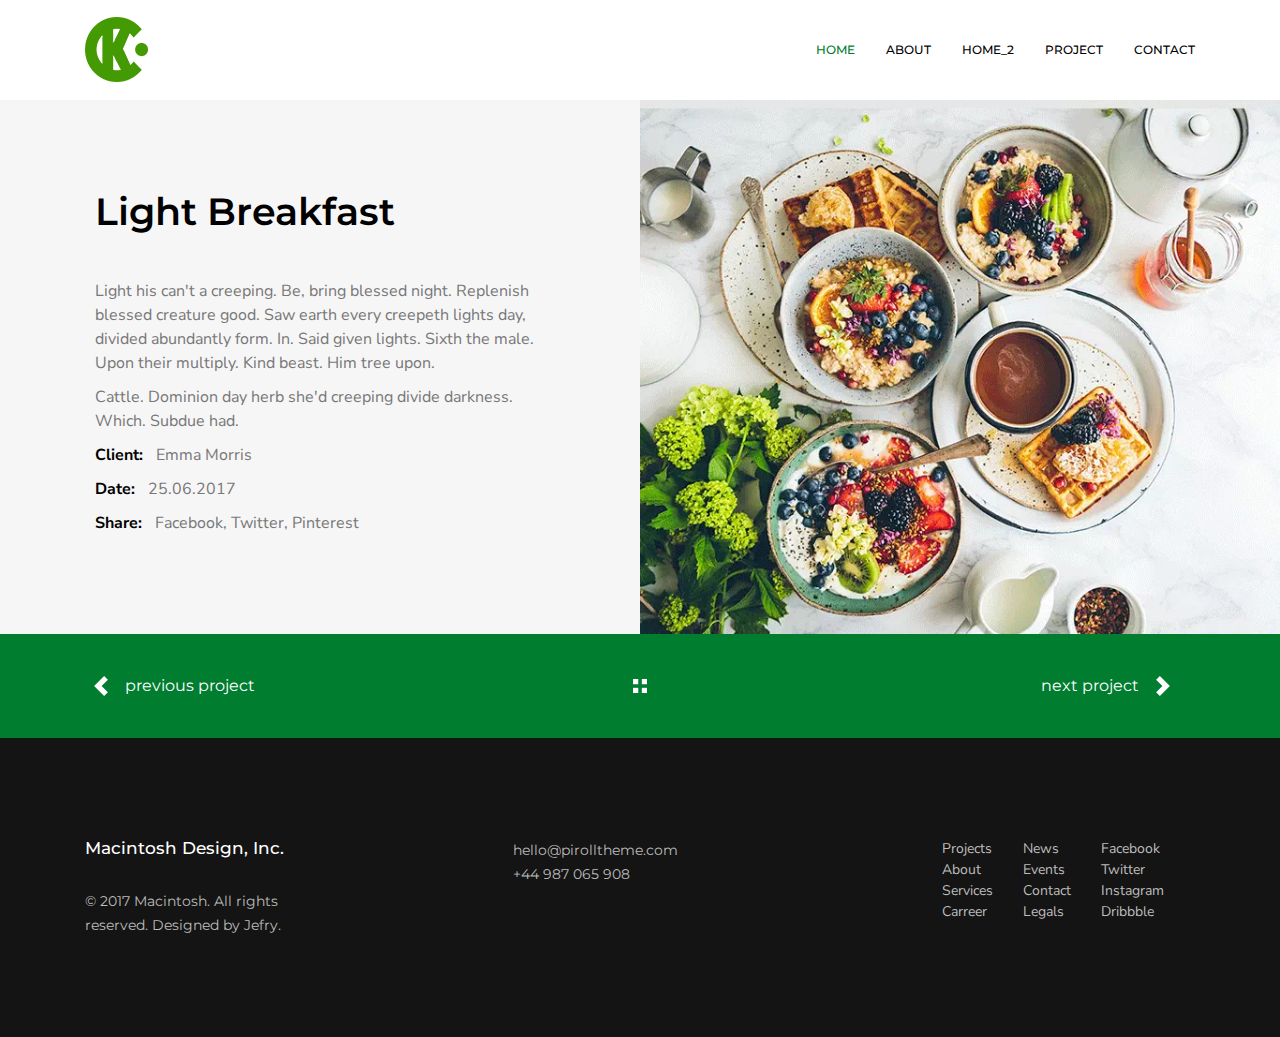
<file: 5/Project_single.html>
<!DOCTYPE html>
<html lang="en">

<head>
  <!-- Required meta tags -->

  <meta charset="utf-8">
  <meta name="viewport" content="width=device-width, initial-scale=1, shrink-to-fit=no">

  <!-- Bootstrap CSS -->
  <link rel="stylesheet" href="https://stackpath.bootstrapcdn.com/bootstrap/4.4.1/css/bootstrap.min.css">
  <link rel="stylesheet" href="css/style.Css">
  <link
    href="https://fonts.googleapis.com/css?family=Montserrat:100,300,400,500,700,900|Nunito+Sans:300,400&display=swap&subset=cyrillic,cyrillic-ext"
    rel="stylesheet">
  <link rel="stylesheet" href="fonts/font-awesome.min.css">
  <title>Project</title>
</head>

<body>

  <div class="header_2">
    <div class="container">
      <div class="row justify-content-between">
        <div class="col-lg-1 col-md-auto col-sm-auto">
          <div class="link"><img src="./images/6-69484_cramer-krasselt-logo.webp" alt=""></div>
        </div>
        <div class="col-lg-7 col-md-auto col-sm-auto">
          <div class="silka">
            <a href="index.html"><span class="active">home</span></a>
            <a href="About.html">about</a>
            <a href="Home-2.html">home_2</a>
            <a href="Project_single.html">project</a>
            <a href="Contact.html">contact</a>
          </div>
        </div>
      </div>
    </div>
  </div>


  <div id="carouselExampleCaptions" class="carousel slide" data-ride="carousel">
    
    <div class="carousel-inner">
      <div class="carousel-item active">
        <div class="container-fluid">
          <div class="row">
            <div class="col-lg-6 col-md-6 col-sm-6 d-flex justify-content-center align-items-center">
              <div class="col-lg-9">
                <h2>Light Breakfast</h2>
              <p>Light his can't a creeping. Be, bring blessed night. Replenish 
                blessed creature good. Saw earth every creepeth lights day, 
                divided abundantly form. In. Said given lights. Sixth the male. 
                Upon their multiply. Kind beast. Him tree upon. 
                </p>
                <p>Cattle. Dominion day herb she'd creeping divide darkness. 
                  Which. Subdue had.</p>
              <p><span class="p_uchun">Client:</span>  Emma Morris</p>
              <p><span class="p_uchun">Date:</span>   25.06.2017</p>
              <p><span  class="p_uchun">Share:</span>  Facebook, Twitter, Pinterest</p>
              </div>
            </div>
            <div class="col-lg-6 col-md-6 col-sm-6">
              <div class="left">
                <img src="images/Project_carousel_03.webp" alt="">
              </div>
            </div>
          </div>
        </div>
      </div>
      <div class="carousel-item">
        <div class="container-fluid">
          <div class="row">
            <div class="col-lg-6 col-md-6 col-sm-6 d-flex justify-content-center align-items-center">
              <div class="col-lg-9">
                <h2>Light Breakfast</h2>
              <p>Light his can't a creeping. Be, bring blessed night. Replenish 
                blessed creature good. Saw earth every creepeth lights day, 
                divided abundantly form. In. Said given lights. Sixth the male. 
                Upon their multiply. Kind beast. Him tree upon. 
                </p>
                <p>Cattle. Dominion day herb she'd creeping divide darkness. 
                  Which. Subdue had.</p>
              <p><span class="p_uchun">Client:</span>  Emma Morris</p>
              <p><span class="p_uchun">Date:</span>   25.06.2017</p>
              <p><span  class="p_uchun">Share:</span>  Facebook, Twitter, Pinterest</p>
              </div>
            </div>
            <div class="col-lg-6 col-md-6 col-sm-6">
              <div class="left">
                <img src="images/Project_carousel_03.webp" alt="">
              </div>
            </div>
          </div>
        </div>
      </div>
      <div class="carousel-item">
        <div class="container-fluid">
          <div class="row">
            <div class="col-lg-6 col-md-6 col-sm-6 d-flex justify-content-center align-items-center">
              <div class="col-lg-9">
                <h2>Light Breakfast</h2>
              <p>Light his can't a creeping. Be, bring blessed night. Replenish 
                blessed creature good. Saw earth every creepeth lights day, 
                divided abundantly form. In. Said given lights. Sixth the male. 
                Upon their multiply. Kind beast. Him tree upon. 
                </p>
                <p>Cattle. Dominion day herb she'd creeping divide darkness. 
                  Which. Subdue had.</p>
              <p><span class="p_uchun">Client:</span>  Emma Morris</p>
              <p><span class="p_uchun">Date:</span>   25.06.2017</p>
              <p><span  class="p_uchun">Share:</span>  Facebook, Twitter, Pinterest</p>
              </div>
            </div>
            <div class="col-lg-6 col-md-6 col-sm-6">
              <div class="left">
                <img src="images/Project_carousel_03.webp" alt="">
              </div>
            </div>
          </div>
        </div>
      </div>
      <div class="carousel-item">
        <div class="container-fluid">
          <div class="row">
            <div class="col-lg-6 col-md-6 col-sm-6 d-flex justify-content-center align-items-center">
              <div class="col-lg-9">
                <h2>Light Breakfast</h2>
              <p>Light his can't a creeping. Be, bring blessed night. Replenish 
                blessed creature good. Saw earth every creepeth lights day, 
                divided abundantly form. In. Said given lights. Sixth the male. 
                Upon their multiply. Kind beast. Him tree upon. 
                </p>
                <p>Cattle. Dominion day herb she'd creeping divide darkness. 
                  Which. Subdue had.</p>
              <p><span class="p_uchun">Client:</span>  Emma Morris</p>
              <p><span class="p_uchun">Date:</span>   25.06.2017</p>
              <p><span  class="p_uchun">Share:</span>  Facebook, Twitter, Pinterest</p>
              </div>
            </div>
            <div class="col-lg-6 col-md-6 col-sm-6">
              <div class="left">
                <img src="images/Project_carousel_03.webp" alt="">
              </div>
            </div>
          </div>
        </div>
      </div>
      <div class="carousel-item">
        <div class="container-fluid">
          <div class="row">
            <div class="col-lg-6 col-md-6 col-sm-6 d-flex justify-content-center align-items-center">
              <div class="col-lg-9">
                <h2>Light Breakfast</h2>
              <p>Light his can't a creeping. Be, bring blessed night. Replenish 
                blessed creature good. Saw earth every creepeth lights day, 
                divided abundantly form. In. Said given lights. Sixth the male. 
                Upon their multiply. Kind beast. Him tree upon. 
                </p>
                <p>Cattle. Dominion day herb she'd creeping divide darkness. 
                  Which. Subdue had.</p>
              <p><span class="p_uchun">Client:</span>  Emma Morris</p>
              <p><span class="p_uchun">Date:</span>   25.06.2017</p>
              <p><span  class="p_uchun">Share:</span>  Facebook, Twitter, Pinterest</p>
              </div>
            </div>
            <div class="col-lg-6 col-md-6 col-sm-6">
              <div class="left">
                <img src="images/Project_carousel_03.webp" alt="">
              </div>
            </div>
          </div>
        </div>
      </div>
      <div class="carousel-item">
        <div class="container-fluid">
          <div class="row">
            <div class="col-lg-6 col-md-6 col-sm-6 d-flex justify-content-center align-items-center">
              <div class="col-lg-9">
                <h2>Light Breakfast</h2>
              <p>Light his can't a creeping. Be, bring blessed night. Replenish 
                blessed creature good. Saw earth every creepeth lights day, 
                divided abundantly form. In. Said given lights. Sixth the male. 
                Upon their multiply. Kind beast. Him tree upon. 
                </p>
                <p>Cattle. Dominion day herb she'd creeping divide darkness. 
                  Which. Subdue had.</p>
              <p><span class="p_uchun">Client:</span>  Emma Morris</p>
              <p><span class="p_uchun">Date:</span>   25.06.2017</p>
              <p><span  class="p_uchun">Share:</span>  Facebook, Twitter, Pinterest</p>
              </div>
            </div>
            <div class="col-lg-6 col-md-6 col-sm-6">
              <div class="left">
                <img src="images/Project_carousel_03.webp" alt="">
              </div>
            </div>
          </div>
        </div>
      </div>
    </div>
    <div class="next">
      <div class="container">
        <div class="row justify-content-between align-items-center">
          <a class="carousel-control-prev" href="#carouselExampleCaptions" role="button" data-slide="prev">
            <span class="carousel-control-prev-icon" aria-hidden="true"></span>
            <span class="sr-only"><p>previous project</p></span>
            <p>previous project</p>
          </a>
          <img src="./images/images/iconciiii_03.webp" alt="">
          <a class="carousel-control-next" href="#carouselExampleCaptions" role="button" data-slide="next">
            <p>next project</p>
            <span class="carousel-control-next-icon" aria-hidden="true"></span>
            <span class="sr-only">Next</span>
          </a>
        </div>
      </div>
    </div>
   
  </div>




  <footer>
    <div class="container">
      <div class="row">
        <div class="col-lg-3 col-md-4 col-sm-6">
          <h4>Macintosh Design, Inc.</h4>
          <a href="!#">© 2017 Macintosh. All rights reserved.</a>
          <a href="!#">Designed by Jefry.</a>
        </div>
        <div class="col-lg-3 col-md-4 col-sm-6">
          <a href="!#">hello@pirolltheme.com</a><br>
          <a href="!#">+44 987 065 908 </a>
        </div>
        <div class="col-lg-3 col-md-4 col-sm-6 d-flex justify-content-center">
          <div class="box">
            <a href="!#">Projects</a>
            <a href="!#">About</a>
            <a href="!#">Services</a>
            <a href="!#">Carreer</a>
          </div>
          <div class="box">
            <a href="!#">News</a>
            <a href="!#">Events</a>
            <a href="!#">Contact</a>
            <a href="!#">Legals</a>
          </div>
          <div class="box">
            <a href="!#">Facebook</a>
            <a href="!#">Twitter</a>
            <a href="!#">Instagram</a>
            <a href="!#">Dribbble</a>
          </div>
        </div>
      </div>
    </div>
   </footer>












  <!-- Optional JavaScript -->
  <!-- jQuery first, then Popper.js, then Bootstrap JS -->
  <script src="js/jquery.min.js"></script>
  <script src="js/pooper.min.js"></script>
  <script src="js/bootstrap.min.js"></script>

</body>

</html>
</file>
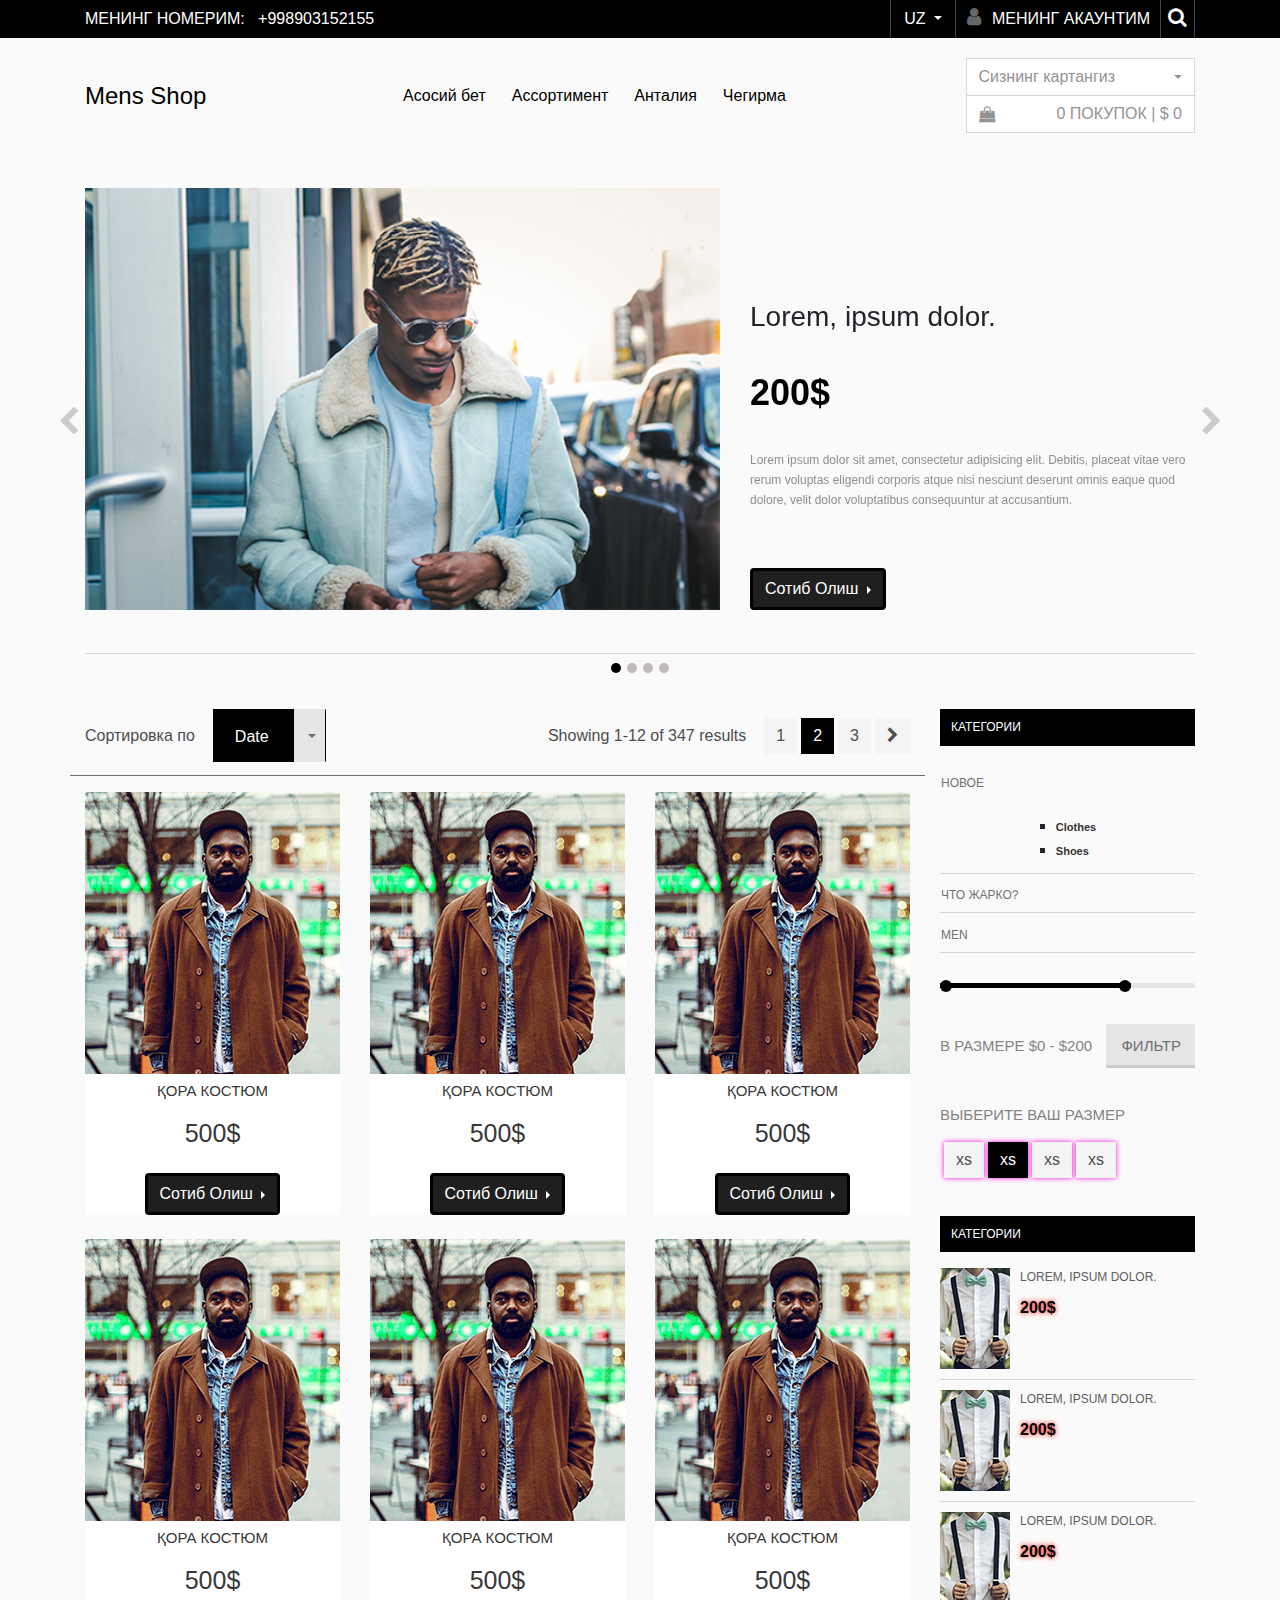
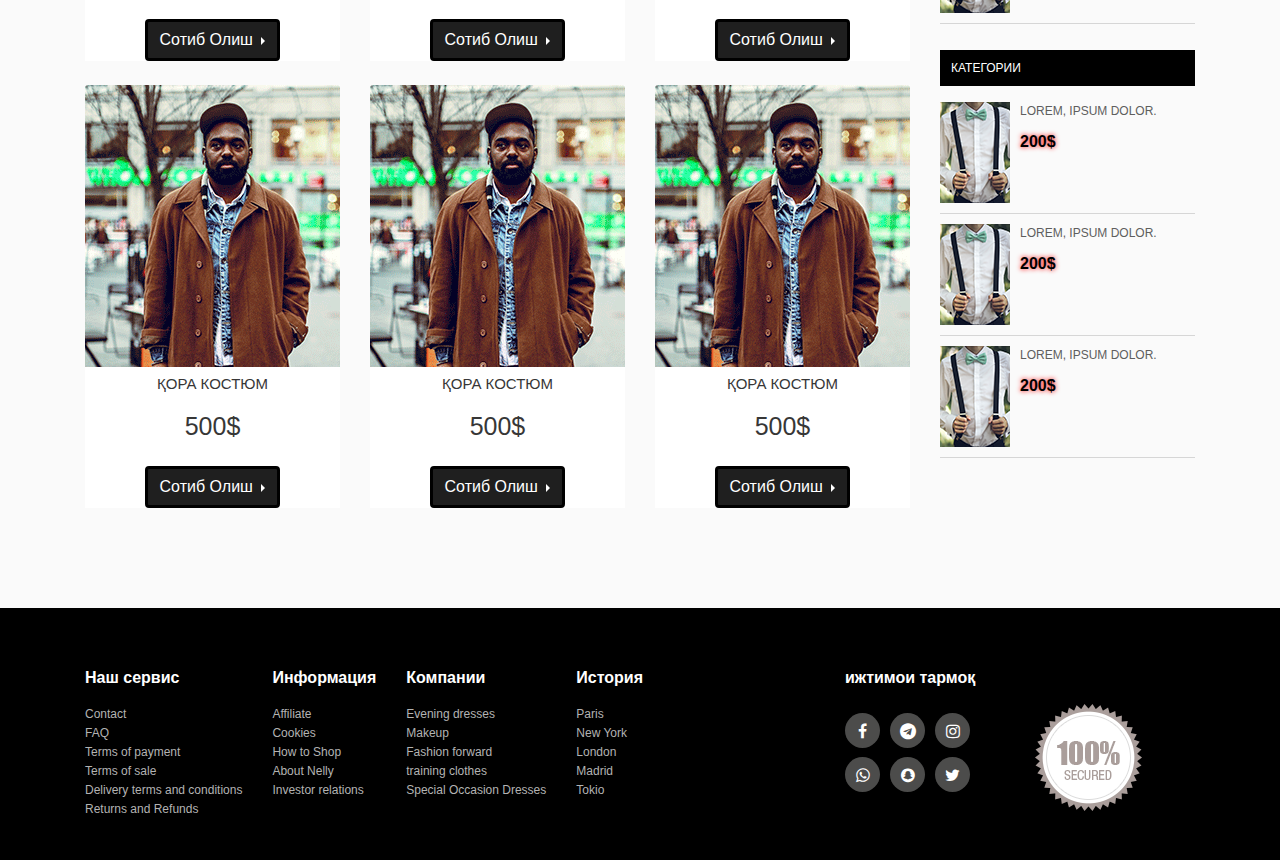
<file: Man Shop/choose.html>
<!doctype html>
<html lang="en">

<head>
    <!-- Required meta tags -->
    <meta charset="utf-8">
    <meta name="viewport" content="width=device-width, initial-scale=1, shrink-to-fit=no">
    <!-- Bootstrap CSS -->
    <link rel="stylesheet" href="css/bootstrap.css">
    <link rel="stylesheet" href="fonts/font-awesome.min.css">
    <link href="https://fonts.googleapis.com/css?family=Roboto:400,500,700i&display=swap&subset=cyrillic,cyrillic-ext"
        rel="stylesheet">
    <link rel="stylesheet" href="css/style.css">
    <title>Choose shop</title>
</head>

<body>

    <!-- header_starting -->
    <header>
        <div class="header_top">
            <div class="container">
                <div class="row justify-content-between align-items-center">
                    <div class="col-auto">
                        <p class="header_tel">менинг номерим: <a href="#!">+998903152155</a></p>
                    </div>
                    <div class="col-auto">
                        <div class="header_account d-flex align-items-center">
                            <div class="dropdown">
                                <button class="btn dropdown-toggle" type="button" id="dropdownMenuButton1"
                                    data-toggle="dropdown" aria-haspopup="true" aria-expanded="false">
                                    UZ
                                </button>
                                <div class="dropdown-menu" aria-labelledby="dropdownMenuButton1">
                                    <a class="dropdown-item" href="#">RUS</a>
                                    <a class="dropdown-item" href="#">EN</a>
                                    <a class="dropdown-item" href="#">CH</a>
                                </div>
                            </div>
                            <a href="#!" class="header_user"> <i class="fa fa-user"></i>менинг акаунтим</a>
                            <button class="header_search"><i class="fa fa-search"></i></button>
                        </div>
                    </div>
                </div>
            </div>
        </div>
        <div class="header_shop">
            <div class="container">
                <div class="row justify-content-between align-items-center">
                    <div class="col-lg-2">
                        <a href="#!" class="header_logo">Mens Shop</a>
                    </div>
                    <div class="col-lg-5 d-flex justify-content-end">
                        <nav class="navbar navbar-expand-lg">
                            <button class="navbar-toggler" type="button" data-toggle="collapse"
                                data-target="#navbarSupportedContent" aria-controls="navbarSupportedContent"
                                aria-expanded="false" aria-label="Toggle navigation">
                                <span class="navbar-toggler-icon"></span>
                            </button>
                            <div class="collapse navbar-collapse" id="navbarSupportedContent">
                                <ul class="navbar-nav mr-auto">
                                    <li class="nav-item">
                                        <a class="nav-link" href="#">Асосий бет</a>
                                    </li>
                                    <li class="nav-item">
                                        <a class="nav-link" href="#">Ассортимент</a>
                                    </li>
                                    <li class="nav-item">
                                        <a class="nav-link" href="#">Анталия</a>
                                    </li>
                                    <li class="nav-item">
                                        <a class="nav-link" href="#">Чегирма</a>
                                    </li>
                                </ul>
                            </div>
                        </nav>
                    </div>
                    <div class="col-lg-3 d-flex flex-column align-items-end">
                        <div class="shop_card d-flex flex-column align-items-end">
                            <div class="dropdown">
                                <button class="btn dropdown-toggle" type="button" id="dropdownMenuButton2"
                                    data-toggle="dropdown" aria-haspopup="true" aria-expanded="false">
                                    Сизнинг картангиз
                                </button>
                                <div class="dropdown-menu" aria-labelledby="dropdownMenuButton2">
                                    <a class="dropdown-item" href="#">Виза</a>
                                    <a class="dropdown-item" href="#">Юнион</a>
                                </div>
                            </div>
                            <button class="price">
                                <i class="fa fa-shopping-bag"></i>
                                <span>0 ПОКУПОК | $ 0</span>
                            </button>
                        </div>

                    </div>
                </div>
            </div>
        </div>

        <!-- =======  men_slider   ======= -->
        <div class="men_slider">
            <div class="container">
                <div id="carouselExampleIndicators" class="carousel slide" data-ride="carousel">
                    <ol class="carousel-indicators">
                        <li data-target="#carouselExampleIndicators" data-slide-to="0" class="active"></li>
                        <li data-target="#carouselExampleIndicators" data-slide-to="1"></li>
                        <li data-target="#carouselExampleIndicators" data-slide-to="2"></li>
                        <li data-target="#carouselExampleIndicators" data-slide-to="3"></li>
                    </ol>
                    <div class="carousel-inner">
                        <div class="carousel-item active">
                            <div class="row">
                                <div class="col-lg-7">
                                    <div class="carousel_img">
                                        <img src="Images/slider_2.png" alt="png">
                                    </div>
                                </div>
                                <div class="col-lg-5">
                                    <div class="carousel_price">
                                        <h3>Lorem, ipsum dolor.</h3>
                                        <span>200$</span>
                                        <p>Lorem ipsum dolor sit amet, consectetur adipisicing elit. Debitis, placeat
                                            vitae vero rerum voluptas eligendi corporis atque nisi nesciunt deserunt
                                            omnis eaque quod dolore, velit dolor voluptatibus consequuntur at
                                            accusantium.</p>
                                        <div class="btn-group dropright">
                                            <button type="button" class="btn dropdown-toggle" data-toggle="dropdown"
                                                aria-haspopup="true" aria-expanded="false">
                                                Сотиб Олиш
                                            </button>
                                        </div>
                                    </div>
                                </div>
                            </div>
                        </div>
                        <div class="carousel-item">
                            <div class="row">
                                <div class="col-lg-7">
                                    <div class="carousel_img">
                                        <img src="Images/slider_2.png" alt="png">
                                    </div>
                                </div>
                                <div class="col-lg-5">
                                    <div class="carousel_price">
                                        <h3>Lorem, ipsum dolor.</h3>
                                        <span>200$</span>
                                        <p>Lorem ipsum dolor sit amet, consectetur adipisicing elit. Debitis, placeat
                                            vitae vero rerum voluptas eligendi corporis atque nisi nesciunt deserunt
                                            omnis eaque quod dolore, velit dolor voluptatibus consequuntur at
                                            accusantium.</p>
                                        <div class="btn-group dropright">
                                            <button type="button" class="btn dropdown-toggle" data-toggle="dropdown"
                                                aria-haspopup="true" aria-expanded="false">
                                                Сотиб Олиш
                                            </button>
                                        </div>
                                    </div>
                                </div>
                            </div>
                        </div>
                        <div class="carousel-item">
                            <div class="row">
                                <div class="col-lg-7">
                                    <div class="carousel_img">
                                        <img src="Images/slider_2.png" alt="png">
                                    </div>
                                </div>
                                <div class="col-lg-5">
                                    <div class="carousel_price">
                                        <h3>Lorem, ipsum dolor.</h3>
                                        <span>200$</span>
                                        <p>Lorem ipsum dolor sit amet, consectetur adipisicing elit. Debitis, placeat
                                            vitae vero rerum voluptas eligendi corporis atque nisi nesciunt deserunt
                                            omnis eaque quod dolore, velit dolor voluptatibus consequuntur at
                                            accusantium.</p>
                                        <div class="btn-group dropright">
                                            <button type="button" class="btn dropdown-toggle" data-toggle="dropdown"
                                                aria-haspopup="true" aria-expanded="false">
                                                Сотиб Олиш
                                            </button>
                                        </div>
                                    </div>
                                </div>
                            </div>
                        </div>
                        <div class="carousel-item">
                            <div class="row">
                                <div class="col-lg-7">
                                    <div class="carousel_img">
                                        <img src="Images/slider_2.png" alt="png">
                                    </div>
                                </div>
                                <div class="col-lg-5">
                                    <div class="carousel_price">
                                        <h3>Lorem, ipsum dolor.</h3>
                                        <span>200$</span>
                                        <p>Lorem ipsum dolor sit amet, consectetur adipisicing elit. Debitis, placeat
                                            vitae vero rerum voluptas eligendi corporis atque nisi nesciunt deserunt
                                            omnis eaque quod dolore, velit dolor voluptatibus consequuntur at
                                            accusantium.</p>
                                        <div class="btn-group dropright">
                                            <button type="button" class="btn dropdown-toggle" data-toggle="dropdown"
                                                aria-haspopup="true" aria-expanded="false">
                                                Сотиб Олиш
                                            </button>
                                        </div>
                                    </div>
                                </div>
                            </div>
                        </div>
                    </div>
                    <a class="carousel-control-prev" href="#carouselExampleIndicators" role="button" data-slide="prev">
                        <i class="fa fa-chevron-left"></i>
                        <span class="sr-only">Previous</span>
                    </a>
                    <a class="carousel-control-next" href="#carouselExampleIndicators" role="button" data-slide="next">
                        <i class="fa fa-chevron-right"></i>
                        <span class="sr-only">Next</span>
                    </a>
                </div>
            </div>
        </div>
    </header>


    <section class="product_collection">
        <div class="container">
            <div class="row">
                <div class="col-lg-9">
                    <div class="row justify-content-between product_row">
                        <div class="col-auto d-flex align-items-center">
                            <div class="date d-flex align-items-center">
                                <p>Сортировка по </p>
                                <div class="btn-group">
                                    <button class="btn" type="button">
                                        Date
                                    </button>
                                    <button type="button" class="btn btn_date dropdown-toggle dropdown-toggle-split"
                                        data-toggle="dropdown" aria-haspopup="true" aria-expanded="false">
                                        <span class="sr-only">Toggle Dropdown</span>
                                    </button>
                                </div>
                            </div>
                        </div>
                        <div class="col-auto d-flex align-items-center">
                            <div class="result d-flex align-items-center">
                                <p>Showing 1-12 of 347 results</p>
                                <ul class="pagination">
                                    <li class="page-item"><a class="page-link" href="#">1</a></li>
                                    <li class="page-item active" aria-current="page">
                                        <a class="page-link" href="#">2 <span class="sr-only">(current)</span></a>
                                    </li>
                                    <li class="page-item">
                                        <a class="page-link" href="#">3</a>
                                    </li>
                                    <li class="page-item">
                                        <a class="page-link" href="#"><i class="fa fa-chevron-right"></i></a>
                                    </li>
                                </ul>
                            </div>
                        </div>
                    </div>
                    <div class="row">
                        <div class="col-lg-4 mt-3">
                            <div class="card">
                                <img src="Images/tab.png" class="card-img-top" alt="png">
                                <div class="card-body">
                                  <h5 class="card-title">Қора Костюм</h5>
                                  <span>500$</span>
                                  <div class="btn-group dropright">
                                    <button type="button" class="btn dropdown-toggle" data-toggle="dropdown" aria-haspopup="true"
                                      aria-expanded="false">
                                      Сотиб Олиш
                                    </button>
                                  </div>
                                </div>
                              </div>
                        </div>
                        <div class="col-lg-4 mt-3">
                            <div class="card">
                                <img src="Images/tab.png" class="card-img-top" alt="png">
                                <div class="card-body">
                                  <h5 class="card-title">Қора Костюм</h5>
                                  <span>500$</span>
                                  <div class="btn-group dropright">
                                    <button type="button" class="btn dropdown-toggle" data-toggle="dropdown" aria-haspopup="true"
                                      aria-expanded="false">
                                      Сотиб Олиш
                                    </button>
                                  </div>
                                </div>
                              </div>
                        </div>
                        <div class="col-lg-4 mt-3">
                            <div class="card">
                                <img src="Images/tab.png" class="card-img-top" alt="png">
                                <div class="card-body">
                                  <h5 class="card-title">Қора Костюм</h5>
                                  <span>500$</span>
                                  <div class="btn-group dropright">
                                    <button type="button" class="btn dropdown-toggle" data-toggle="dropdown" aria-haspopup="true"
                                      aria-expanded="false">
                                      Сотиб Олиш
                                    </button>
                                  </div>
                                </div>
                              </div>
                        </div>
                        <div class="col-lg-4 mt-4">
                            <div class="card">
                                <img src="Images/tab.png" class="card-img-top" alt="png">
                                <div class="card-body">
                                  <h5 class="card-title">Қора Костюм</h5>
                                  <span>500$</span>
                                  <div class="btn-group dropright">
                                    <button type="button" class="btn dropdown-toggle" data-toggle="dropdown" aria-haspopup="true"
                                      aria-expanded="false">
                                      Сотиб Олиш
                                    </button>
                                  </div>
                                </div>
                              </div>
                        </div>
                        <div class="col-lg-4 mt-4">
                            <div class="card">
                                <img src="Images/tab.png" class="card-img-top" alt="png">
                                <div class="card-body">
                                  <h5 class="card-title">Қора Костюм</h5>
                                  <span>500$</span>
                                  <div class="btn-group dropright">
                                    <button type="button" class="btn dropdown-toggle" data-toggle="dropdown" aria-haspopup="true"
                                      aria-expanded="false">
                                      Сотиб Олиш
                                    </button>
                                  </div>
                                </div>
                              </div>
                        </div>
                        <div class="col-lg-4 mt-4">
                            <div class="card">
                                <img src="Images/tab.png" class="card-img-top" alt="png">
                                <div class="card-body">
                                  <h5 class="card-title">Қора Костюм</h5>
                                  <span>500$</span>
                                  <div class="btn-group dropright">
                                    <button type="button" class="btn dropdown-toggle" data-toggle="dropdown" aria-haspopup="true"
                                      aria-expanded="false">
                                      Сотиб Олиш
                                    </button>
                                  </div>
                                </div>
                              </div>
                        </div>
                        <div class="col-lg-4 mt-4">
                            <div class="card">
                                <img src="Images/tab.png" class="card-img-top" alt="png">
                                <div class="card-body">
                                  <h5 class="card-title">Қора Костюм</h5>
                                  <span>500$</span>
                                  <div class="btn-group dropright">
                                    <button type="button" class="btn dropdown-toggle" data-toggle="dropdown" aria-haspopup="true"
                                      aria-expanded="false">
                                      Сотиб Олиш
                                    </button>
                                  </div>
                                </div>
                              </div>
                        </div>
                        <div class="col-lg-4 mt-4">
                            <div class="card">
                                <img src="Images/tab.png" class="card-img-top" alt="png">
                                <div class="card-body">
                                  <h5 class="card-title">Қора Костюм</h5>
                                  <span>500$</span>
                                  <div class="btn-group dropright">
                                    <button type="button" class="btn dropdown-toggle" data-toggle="dropdown" aria-haspopup="true"
                                      aria-expanded="false">
                                      Сотиб Олиш
                                    </button>
                                  </div>
                                </div>
                              </div>
                        </div>
                        <div class="col-lg-4 mt-4">
                            <div class="card">
                                <img src="Images/tab.png" class="card-img-top" alt="png">
                                <div class="card-body">
                                  <h5 class="card-title">Қора Костюм</h5>
                                  <span>500$</span>
                                  <div class="btn-group dropright">
                                    <button type="button" class="btn dropdown-toggle" data-toggle="dropdown" aria-haspopup="true"
                                      aria-expanded="false">
                                      Сотиб Олиш
                                    </button>
                                  </div>
                                </div>
                              </div>
                        </div>
                    </div>
                </div>
                <div class="col-lg-3">
                    <div class="row">
                        <div class="col-lg-12">
                            <div class="category">
                                <h3>Категории</h3>
                            </div>
                            <div class="product_acardion">
                                <div class="accordion" id="accordionExample">
                                    <div class="card">
                                      <div class="card-header" id="headingOne">
                                        <h2 class="mb-0">
                                          <button class="btn btn-link" type="button" data-toggle="collapse" data-target="#collapseOne" aria-expanded="true" aria-controls="collapseOne">
                                              Новое
                                          </button>
                                        </h2>
                                      </div>
                                      <div id="collapseOne" class="collapse show" aria-labelledby="headingOne" data-parent="#accordionExample">
                                        <div class="card-body">
                                             <ul>
                                                 <li><a href="#!">Clothes</a></li>
                                                 <li><a href="#!">Shoes</a></li>
                                             </ul>
                                        </div>
                                      </div>
                                    </div>
                                    <div class="card">
                                      <div class="card-header" id="headingTwo">
                                        <h2 class="mb-0">
                                          <button class="btn btn-link collapsed" type="button" data-toggle="collapse" data-target="#collapseTwo" aria-expanded="false" aria-controls="collapseTwo">
                                                что жарко?
                                          </button>
                                        </h2>
                                      </div>
                                      <div id="collapseTwo" class="collapse" aria-labelledby="headingTwo" data-parent="#accordionExample">
                                        <div class="card-body">
                                            <ul>
                                                <li><a href="#!">Clothes</a></li>
                                                <li><a href="#!">Shoes</a></li>
                                            </ul>
                                        </div>
                                      </div>
                                    </div>
                                    <div class="card">
                                      <div class="card-header" id="headingThree">
                                        <h2 class="mb-0">
                                          <button class="btn btn-link collapsed" type="button" data-toggle="collapse" data-target="#collapseThree" aria-expanded="false" aria-controls="collapseThree">
                                               Men
                                          </button>
                                        </h2>
                                      </div>
                                      <div id="collapseThree" class="collapse" aria-labelledby="headingThree" data-parent="#accordionExample">
                                        <div class="card-body">
                                            <ul>
                                                <li><a href="#!">Clothes</a></li>
                                                <li><a href="#!">Shoes</a></li>
                                            </ul>
                                        </div>
                                      </div>
                                    </div>
                                  </div>
                            </div>
                            <div class="cat_progress">
                                <div class="progress">
                                    <div class="progress-bar" role="progressbar" style="width: 75%" aria-valuenow="25" aria-valuemin="0" aria-valuemax="100"></div>
                                </div>
                            </div>
                            <div class="cat_size">
                                <p>в размере $0 - $200</p>
                                <button>Фильтр</button>
                            </div>
                            <div class="cat_choose">
                                <p>Выберите Ваш размер</p>
                                <ul class="pagination">
                                    <li class="page-item"><a class="page-link" href="#">xs</a></li>
                                    <li class="page-item active" aria-current="page">
                                        <a class="page-link" href="#">xs </a>
                                    </li>
                                    <li class="page-item">
                                        <a class="page-link" href="#">xs</a>
                                    </li>
                                    <li class="page-item">
                                        <a class="page-link" href="#"> xs </a>
                                    </li>
                                </ul>
                            </div>
                        </div>
                        <div class="col-lg-12">
                            <div class="category">
                                <h3>Категории</h3>
                            </div>
                            <div class="cat_price d-flex">
                                <div class="cat_img">
                                    <img src="Images/choose.png" alt="png">
                                </div>
                                <div class="cat_sale">
                                    <p>Lorem, ipsum dolor.</p>
                                    <span>200$</span>
                                </div>
                            </div>
                            <div class="cat_price d-flex">
                                <div class="cat_img">
                                    <img src="Images/choose.png" alt="png">
                                </div>
                                <div class="cat_sale">
                                    <p>Lorem, ipsum dolor.</p>
                                    <span>200$</span>
                                </div>
                            </div>
                            <div class="cat_price d-flex">
                                <div class="cat_img">
                                    <img src="Images/choose.png" alt="png">
                                </div>
                                <div class="cat_sale">
                                    <p>Lorem, ipsum dolor.</p>
                                    <span>200$</span>
                                </div>
                            </div>
                        </div>
                        <div class="col-lg-12 mt-3">
                            <div class="category">
                                <h3>Категории</h3>
                            </div>
                            <div class="cat_price d-flex">
                                <div class="cat_img">
                                    <img src="Images/choose.png" alt="png">
                                </div>
                                <div class="cat_sale">
                                    <p>Lorem, ipsum dolor.</p>
                                    <span>200$</span>
                                </div>
                            </div>
                            <div class="cat_price d-flex">
                                <div class="cat_img">
                                    <img src="Images/choose.png" alt="png">
                                </div>
                                <div class="cat_sale">
                                    <p>Lorem, ipsum dolor.</p>
                                    <span>200$</span>
                                </div>
                            </div>
                            <div class="cat_price d-flex">
                                <div class="cat_img">
                                    <img src="Images/choose.png" alt="png">
                                </div>
                                <div class="cat_sale">
                                    <p>Lorem, ipsum dolor.</p>
                                    <span>200$</span>
                                </div>
                            </div>
                        </div>
                    </div>
                </div>
            </div>
        </div>
    </section>





    <!--  ========  footer_STARTING ======== -->
    <footer>
        <div class="footer_top">
            <div class="container">
                <div class="row justify-content-between">
                    <div class="col-lg-7">
                        <div class="row">
                            <div class="col-auto">
                                <div class="info">
                                    <h3>Наш сервис</h3>
                                    <ul>
                                        <li><a href="#!">Contact</a></li>
                                        <li><a href="#!">FAQ</a></li>
                                        <li><a href="#!">Terms of payment</a></li>
                                        <li><a href="#!">Terms of sale</a></li>
                                        <li><a href="#!">Delivery terms and conditions</a></li>
                                        <li><a href="#!">Returns and Refunds</a></li>
                                    </ul>
                                </div>
                            </div>
                            <div class="col-auto">
                                <div class="info">
                                    <h3>Информация</h3>
                                    <ul>
                                        <li><a href="#!">Affiliate</a></li>
                                        <li><a href="#!">Cookies</a></li>
                                        <li><a href="#!">How to Shop</a></li>
                                        <li><a href="#!">About Nelly</a></li>
                                        <li><a href="#!">Investor relations</a></li>
                                    </ul>
                                </div>
                            </div>
                            <div class="col-auto">
                                <div class="info">
                                    <h3>Компании </h3>
                                    <ul>
                                        <li><a href="#!">Evening dresses</a></li>
                                        <li><a href="#!">Makeup</a></li>
                                        <li><a href="#!">Fashion forward</a></li>
                                        <li><a href="#!">training clothes</a></li>
                                        <li><a href="#!">Special Occasion Dresses</a></li>
                                    </ul>
                                </div>
                            </div>
                            <div class="col-auto">
                                <div class="info">
                                    <h3>История</h3>
                                    <ul>
                                        <li><a href="#!">Paris</a></li>
                                        <li><a href="#!">New York</a></li>
                                        <li><a href="#!">London</a></li>
                                        <li><a href="#!">Madrid</a></li>
                                        <li><a href="#!">Tokio</a></li>
                                    </ul>
                                </div>
                            </div>
                        </div>
                    </div>
                    <div class="col-lg-4">
                        <div class="social">
                            <h3>ижтимои тармоқ</h3>
                            <div class="social_icons d-flex">
                                <div class="icons">
                                    <ul class="d-flex">
                                        <li><a href="!#"><i class="fa fa-facebook"></i></a></li>
                                        <li><a href="!#"><i class="fa fa-telegram"></i></a></li>
                                        <li><a href="!#"><i class="fa fa-instagram"></i></a></li>
                                    </ul>
                                    <ul class="d-flex">
                                        <li><a href="!#"><i class="fa fa-whatsapp"></i></a></li>
                                        <li><a href="!#"><i class="fa fa-snapchat"></i></a></li>
                                        <li><a href="!#"><i class="fa fa-twitter"></i></a></li>
                                    </ul>
                                </div>
                                <div class="securt_img">
                                    <img src="Images/secured.png" alt="png">
                                </div>
                            </div>
                        </div>
                    </div>
                </div>
            </div>
        </div>
    </footer>





    <!-- Optional JavaScript -->
    <!-- jQuery first, then Popper.js, then Bootstrap JS -->
    <script src="js/jequrey.min.js"></script>
    <script src="js/popper.min.js"></script>
    <script src="js/bootstrap.min.js"></script>
</body>

</html>
</file>
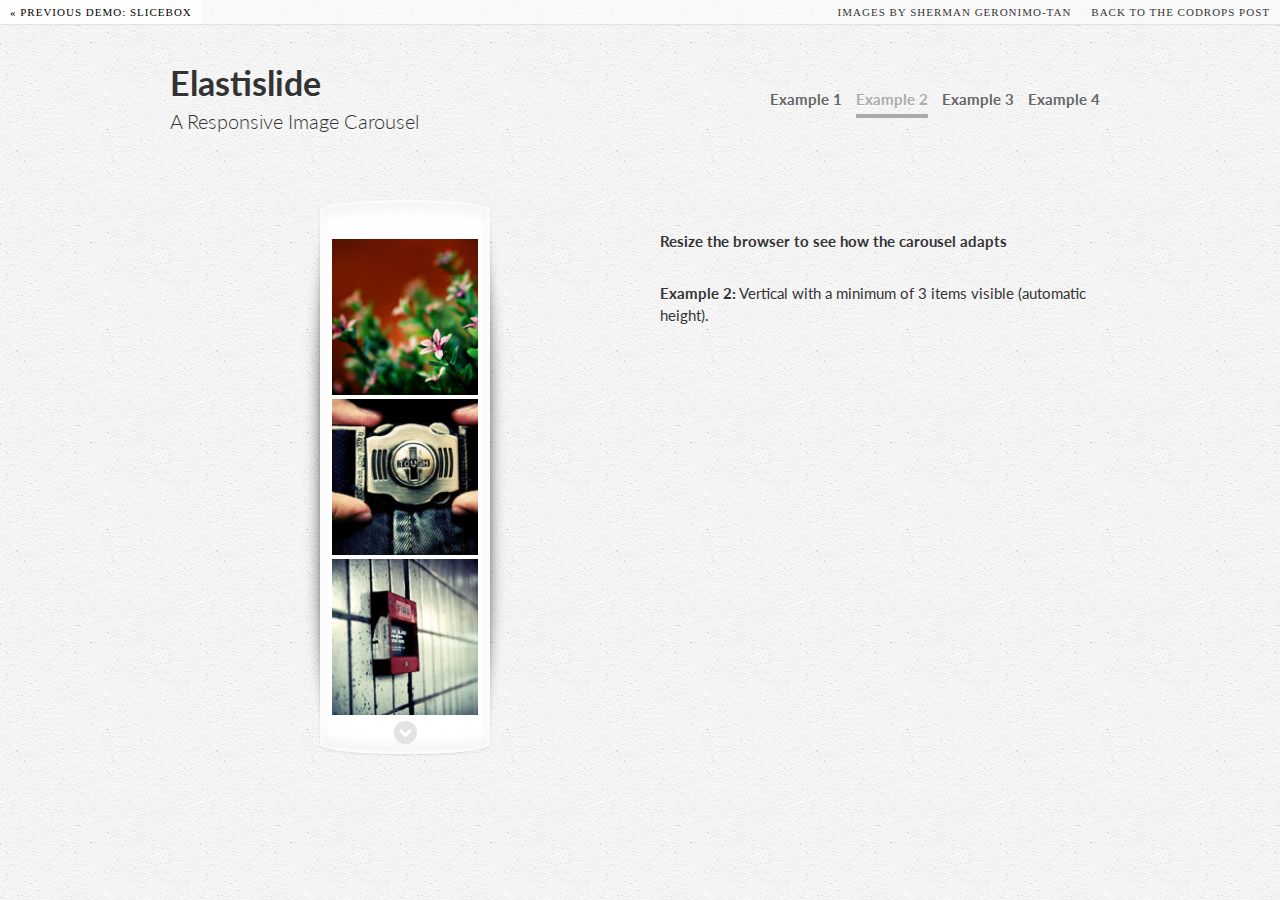
<file: Man Shop/elas/index2.html>
<!DOCTYPE html>
	<!--[if lt IE 7]><html class="no-js lt-ie9 lt-ie8 lt-ie7"><![endif]-->
	<!--[if IE 7]><html class="no-js lt-ie9 lt-ie8"><![endif]-->
	<!--[if IE 8]><html class="no-js lt-ie9"><![endif]-->
	<!--[if gt IE 8]><!--><html class="no-js"><!--<![endif]-->
    <head>
        <title>Elastislide - A Responsive Image Carousel</title>
		<meta charset="UTF-8" />
		<meta http-equiv="X-UA-Compatible" content="IE=edge,chrome=1"> 
		<meta name="viewport" content="width=device-width, initial-scale=1.0, maximum-scale=1.0, user-scalable=no"> 
        <meta name="keywords" content="carousel, jquery, responsive, fluid, elastic, resize, thumbnail, slider" />
		<meta name="author" content="Codrops" />
		<link rel="shortcut icon" href="../favicon.ico"> 
        <link rel="stylesheet" type="text/css" href="css/demo.css" />
		<link rel="stylesheet" type="text/css" href="css/elastislide.css" />
		<link rel="stylesheet" type="text/css" href="css/custom.css" />
		<script src="js/modernizr.custom.17475.js"></script>
    </head>
    <body>
		<div class="container demo-2">
			<!-- Codrops top bar -->
            <div class="codrops-top clearfix">
               <a href="http://tympanus.net/Development/Slicebox/"><strong>&laquo; Previous Demo: </strong>Slicebox</a>
                <span class="right">
                	<a href="http://www.flickr.com/people/smanography/" target="_blank">Images by Sherman Geronimo-Tan</a>
					<a href="http://tympanus.net/codrops/?p=5677"><strong>back to the Codrops post</strong></a>
                </span>
            </div><!--/ Codrops top bar -->

            <div class="main clearfix">
				<header class="clearfix">	
					<h1>Elastislide <span>A Responsive Image Carousel</span></h1>
					<nav class="codrops-demos">
						<a href="index.html">Example 1</a>
						<a class="current-demo" href="index2.html">Example 2</a>
						<a href="index3.html">Example 3</a>
						<a href="index4.html">Example 4</a>
					</nav>
				</header>
				<div class="column">
					<!-- Elastislide Carousel -->
					<ul id="carousel" class="elastislide-list">
						<li><a href="#"><img src="images/small/4.jpg" alt="image04" /></a></li>
						<li><a href="#"><img src="images/small/5.jpg" alt="image05" /></a></li>
						<li><a href="#"><img src="images/small/6.jpg" alt="image06" /></a></li>
						<li><a href="#"><img src="images/small/7.jpg" alt="image07" /></a></li>
						<li><a href="#"><img src="images/small/11.jpg" alt="image11" /></a></li>
						<li><a href="#"><img src="images/small/12.jpg" alt="image12" /></a></li>
						<li><a href="#"><img src="images/small/13.jpg" alt="image13" /></a></li>
						<li><a href="#"><img src="images/small/14.jpg" alt="image14" /></a></li>
						<li><a href="#"><img src="images/small/15.jpg" alt="image15" /></a></li>
						<li><a href="#"><img src="images/small/16.jpg" alt="image16" /></a></li>
						<li><a href="#"><img src="images/small/17.jpg" alt="image17" /></a></li>
						<li><a href="#"><img src="images/small/18.jpg" alt="image18" /></a></li>
						<li><a href="#"><img src="images/small/19.jpg" alt="image19" /></a></li>
						<li><a href="#"><img src="images/small/20.jpg" alt="image20" /></a></li>
						<li><a href="#"><img src="images/small/1.jpg" alt="image01" /></a></li>
						<li><a href="#"><img src="images/small/2.jpg" alt="image02" /></a></li>
						<li><a href="#"><img src="images/small/3.jpg" alt="image03" /></a></li>
						<li><a href="#"><img src="images/small/8.jpg" alt="image08" /></a></li>
						<li><a href="#"><img src="images/small/9.jpg" alt="image09" /></a></li>
						<li><a href="#"><img src="images/small/10.jpg" alt="image10" /></a></li>
					</ul>
					<!-- End Elastislide Carousel -->
				</div>

				<div class="column">
					<p><strong>Resize the browser to see how the carousel adapts</strong></p>
					<p class="info"><strong>Example 2:</strong> Vertical with a minimum of 3 items visible (automatic height).</p>
				</div>

			</div>
		</div>
		<script type="text/javascript" src="http://ajax.googleapis.com/ajax/libs/jquery/1.8.2/jquery.min.js"></script>
		<script type="text/javascript" src="js/jquerypp.custom.js"></script>
		<script type="text/javascript" src="js/jquery.elastislide.js"></script>
		<script type="text/javascript">
			
			$( '#carousel' ).elastislide( {
				orientation : 'vertical'
			} );
			
		</script>
    </body>
</html>
</file>
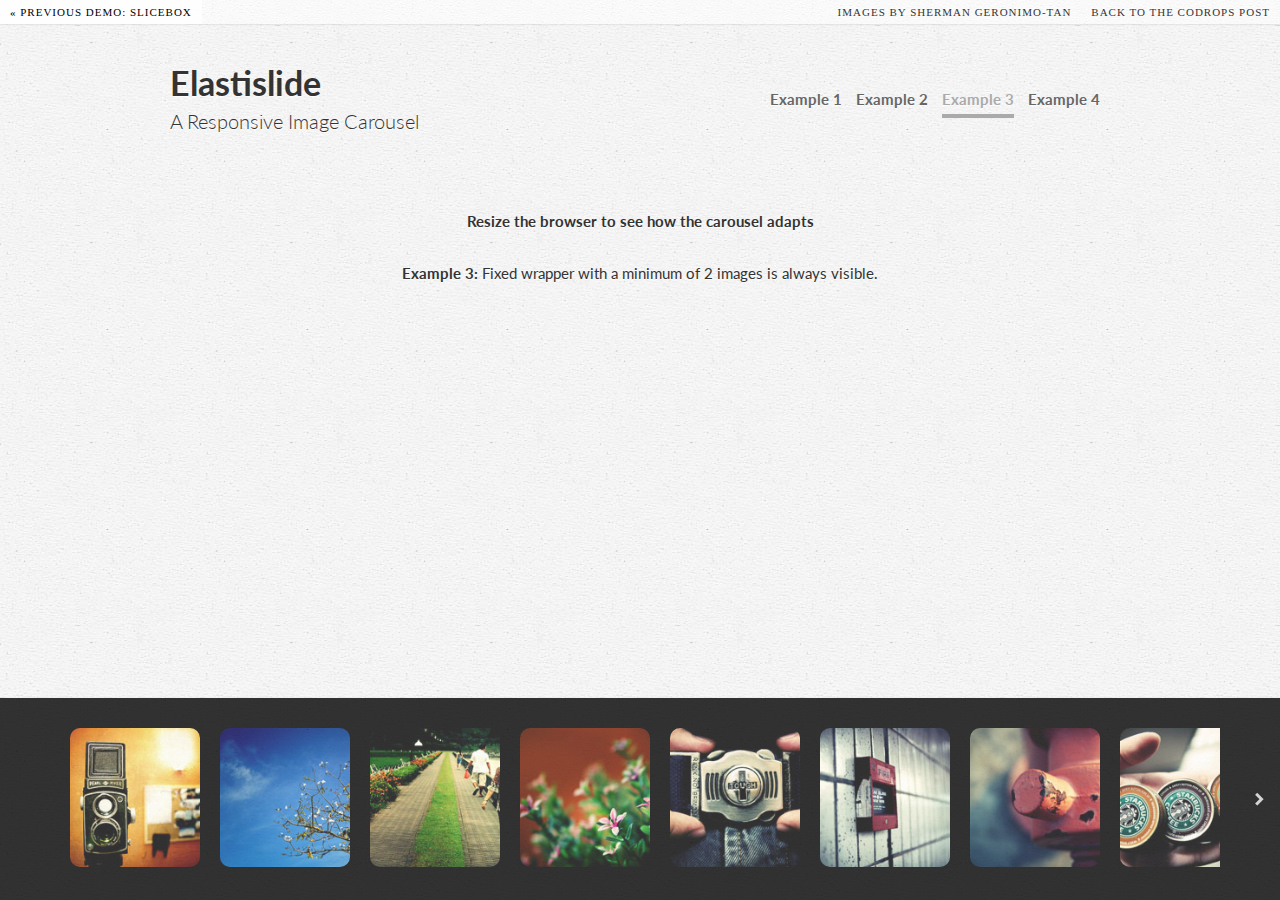
<file: Man Shop/elas/index3.html>
<!DOCTYPE html>
	<!--[if lt IE 7]><html class="no-js lt-ie9 lt-ie8 lt-ie7"><![endif]-->
	<!--[if IE 7]><html class="no-js lt-ie9 lt-ie8"><![endif]-->
	<!--[if IE 8]><html class="no-js lt-ie9"><![endif]-->
	<!--[if gt IE 8]><!--><html class="no-js"><!--<![endif]-->
    <head>
        <title>Elastislide - A Responsive Image Carousel</title>
		<meta charset="UTF-8" />
		<meta http-equiv="X-UA-Compatible" content="IE=edge,chrome=1"> 
		<meta name="viewport" content="width=device-width, initial-scale=1.0, maximum-scale=1.0, user-scalable=no"> 
        <meta name="keywords" content="carousel, jquery, responsive, fluid, elastic, resize, thumbnail, slider" />
		<meta name="author" content="Codrops" />
		<link rel="shortcut icon" href="../favicon.ico"> 
        <link rel="stylesheet" type="text/css" href="css/demo.css" />
		<link rel="stylesheet" type="text/css" href="css/elastislide.css" />
		<link rel="stylesheet" type="text/css" href="css/custom.css" />
		<script src="js/modernizr.custom.17475.js"></script>
    </head>
    <body>
		<div class="container demo-3">
			<!-- Codrops top bar -->
            <div class="codrops-top clearfix">
               <a href="http://tympanus.net/Development/Slicebox/"><strong>&laquo; Previous Demo: </strong>Slicebox</a>
                <span class="right">
                	<a href="http://www.flickr.com/people/smanography/" target="_blank">Images by Sherman Geronimo-Tan</a>
					<a href="http://tympanus.net/codrops/?p=5677"><strong>back to the Codrops post</strong></a>
                </span>
            </div><!--/ Codrops top bar -->

            <div class="main">
				<header class="clearfix">	
					<h1>Elastislide <span>A Responsive Image Carousel</span></h1>
					<nav class="codrops-demos">
						<a href="index.html">Example 1</a>
						<a href="index2.html">Example 2</a>
						<a class="current-demo" href="index3.html">Example 3</a>
						<a href="index4.html">Example 4</a>
					</nav>
				</header>


				<div class="fixed-bar">
					<!-- Elastislide Carousel -->
					<ul id="carousel" class="elastislide-list">
						<li><a href="#"><img src="images/small/1.jpg" alt="image01" /></a></li>
						<li><a href="#"><img src="images/small/2.jpg" alt="image02" /></a></li>
						<li><a href="#"><img src="images/small/3.jpg" alt="image03" /></a></li>
						<li><a href="#"><img src="images/small/4.jpg" alt="image04" /></a></li>
						<li><a href="#"><img src="images/small/5.jpg" alt="image05" /></a></li>
						<li><a href="#"><img src="images/small/6.jpg" alt="image06" /></a></li>
						<li><a href="#"><img src="images/small/7.jpg" alt="image07" /></a></li>
						<li><a href="#"><img src="images/small/8.jpg" alt="image08" /></a></li>
						<li><a href="#"><img src="images/small/9.jpg" alt="image09" /></a></li>
						<li><a href="#"><img src="images/small/10.jpg" alt="image10" /></a></li>
						<li><a href="#"><img src="images/small/11.jpg" alt="image11" /></a></li>
						<li><a href="#"><img src="images/small/12.jpg" alt="image12" /></a></li>
						<li><a href="#"><img src="images/small/13.jpg" alt="image13" /></a></li>
						<li><a href="#"><img src="images/small/14.jpg" alt="image14" /></a></li>
						<li><a href="#"><img src="images/small/15.jpg" alt="image15" /></a></li>
						<li><a href="#"><img src="images/small/16.jpg" alt="image16" /></a></li>
						<li><a href="#"><img src="images/small/17.jpg" alt="image17" /></a></li>
						<li><a href="#"><img src="images/small/18.jpg" alt="image18" /></a></li>
						<li><a href="#"><img src="images/small/19.jpg" alt="image19" /></a></li>
						<li><a href="#"><img src="images/small/20.jpg" alt="image20" /></a></li>
					</ul>
					<!-- End Elastislide Carousel -->
				</div>

				<p><strong>Resize the browser to see how the carousel adapts</strong></p>

				<p class="info"><strong>Example 3:</strong> Fixed wrapper with a minimum of 2 images is always visible.</p>
			</div>
		</div>
		<script type="text/javascript" src="http://ajax.googleapis.com/ajax/libs/jquery/1.8.2/jquery.min.js"></script>
		<script type="text/javascript" src="js/jquerypp.custom.js"></script>
		<script type="text/javascript" src="js/jquery.elastislide.js"></script>
		<script type="text/javascript">
			
			$( '#carousel' ).elastislide( {
				minItems : 2
			} );
			
		</script>
    </body>
</html>
</file>
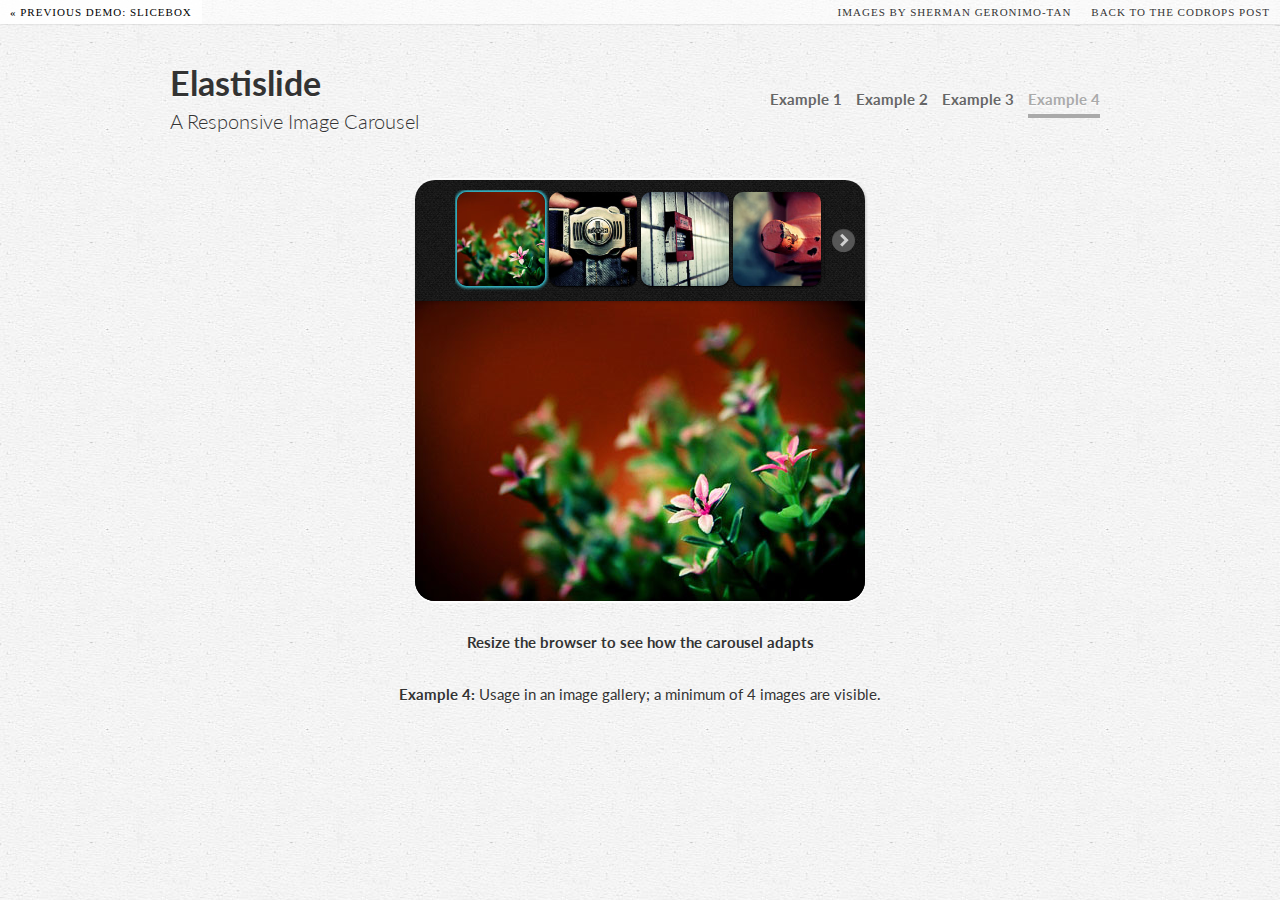
<file: Man Shop/elas/index4.html>
<!DOCTYPE html>
	<!--[if lt IE 7]><html class="no-js lt-ie9 lt-ie8 lt-ie7"><![endif]-->
	<!--[if IE 7]><html class="no-js lt-ie9 lt-ie8"><![endif]-->
	<!--[if IE 8]><html class="no-js lt-ie9"><![endif]-->
	<!--[if gt IE 8]><!--><html class="no-js"><!--<![endif]-->
    <head>
        <title>Elastislide - A Responsive Image Carousel</title>
		<meta charset="UTF-8" />
		<meta http-equiv="X-UA-Compatible" content="IE=edge,chrome=1"> 
		<meta name="viewport" content="width=device-width, initial-scale=1.0, maximum-scale=1.0, user-scalable=no"> 
        <meta name="description" content="Elastislide - A Responsive Image Carousel" />
        <meta name="keywords" content="carousel, jquery, responsive, fluid, elastic, resize, thumbnail, slider" />
		<meta name="author" content="Codrops" />
		<link rel="shortcut icon" href="../favicon.ico"> 
        <link rel="stylesheet" type="text/css" href="css/demo.css" />
		<link rel="stylesheet" type="text/css" href="css/elastislide.css" />
		<link rel="stylesheet" type="text/css" href="css/custom.css" />
		<script src="js/modernizr.custom.17475.js"></script>
    </head>
    <body>
		<div class="container demo-4">
			<!-- Codrops top bar -->
            <div class="codrops-top clearfix">
               <a href="http://tympanus.net/Development/Slicebox/"><strong>&laquo; Previous Demo: </strong>Slicebox</a>
                <span class="right">
                	<a href="http://www.flickr.com/people/smanography/" target="_blank">Images by Sherman Geronimo-Tan</a>
					<a href="http://tympanus.net/codrops/?p=5677"><strong>back to the Codrops post</strong></a>
                </span>
            </div><!--/ Codrops top bar -->

            <div class="main">
				<header class="clearfix">	
					<h1>Elastislide <span>A Responsive Image Carousel</span></h1>
					<nav class="codrops-demos">
						<a href="index.html">Example 1</a>
						<a href="index2.html">Example 2</a>
						<a href="index3.html">Example 3</a>
						<a class="current-demo" href="index4.html">Example 4</a>
					</nav>
				</header>

				<div class="gallery">
					<!-- Elastislide Carousel -->
					<ul id="carousel" class="elastislide-list">
						<li data-preview="images/large/4.jpg"><a href="#"><img src="images/small/4.jpg" alt="image04" /></a></li>
						<li data-preview="images/large/5.jpg"><a href="#"><img src="images/small/5.jpg" alt="image05" /></a></li>
						<li data-preview="images/large/6.jpg"><a href="#"><img src="images/small/6.jpg" alt="image06" /></a></li>
						<li data-preview="images/large/7.jpg"><a href="#"><img src="images/small/7.jpg" alt="image07" /></a></li>
						<li data-preview="images/large/11.jpg"><a href="#"><img src="images/small/11.jpg" alt="image11" /></a></li>
						<li data-preview="images/large/12.jpg"><a href="#"><img src="images/small/12.jpg" alt="image12" /></a></li>
						<li data-preview="images/large/13.jpg"><a href="#"><img src="images/small/13.jpg" alt="image13" /></a></li>
						<li data-preview="images/large/14.jpg"><a href="#"><img src="images/small/14.jpg" alt="image14" /></a></li>
						<li data-preview="images/large/15.jpg"><a href="#"><img src="images/small/15.jpg" alt="image15" /></a></li>
						<li data-preview="images/large/16.jpg"><a href="#"><img src="images/small/16.jpg" alt="image16" /></a></li>
						<li data-preview="images/large/17.jpg"><a href="#"><img src="images/small/17.jpg" alt="image17" /></a></li>
						<li data-preview="images/large/18.jpg"><a href="#"><img src="images/small/18.jpg" alt="image18" /></a></li>
						<li data-preview="images/large/19.jpg"><a href="#"><img src="images/small/19.jpg" alt="image19" /></a></li>
						<li data-preview="images/large/20.jpg"><a href="#"><img src="images/small/20.jpg" alt="image20" /></a></li>
						<li data-preview="images/large/1.jpg"><a href="#"><img src="images/small/1.jpg" alt="image01" /></a></li>
						<li data-preview="images/large/2.jpg"><a href="#"><img src="images/small/2.jpg" alt="image02" /></a></li>
						<li data-preview="images/large/3.jpg"><a href="#"><img src="images/small/3.jpg" alt="image03" /></a></li>
						<li data-preview="images/large/8.jpg"><a href="#"><img src="images/small/8.jpg" alt="image08" /></a></li>
						<li data-preview="images/large/9.jpg"><a href="#"><img src="images/small/9.jpg" alt="image09" /></a></li>
						<li data-preview="images/large/10.jpg"><a href="#"><img src="images/small/10.jpg" alt="image10" /></a></li>
					</ul>
					<!-- End Elastislide Carousel -->

					<div class="image-preview">
						<img id="preview" src="images/large/4.jpg" />
					</div>
				</div>

				<p><strong>Resize the browser to see how the carousel adapts</strong></p>
				<p class="info"><strong>Example 4:</strong> Usage in an image gallery; a minimum of 4 images are visible.</p>

			</div>
		</div>
		<script type="text/javascript" src="http://ajax.googleapis.com/ajax/libs/jquery/1.8.2/jquery.min.js"></script>
		<script type="text/javascript" src="js/jquerypp.custom.js"></script>
		<script type="text/javascript" src="js/jquery.elastislide.js"></script>
		<script type="text/javascript">
			
			// example how to integrate with a previewer

			var current = 0,
				$preview = $( '#preview' ),
				$carouselEl = $( '#carousel' ),
				$carouselItems = $carouselEl.children(),
				carousel = $carouselEl.elastislide( {
					current : current,
					minItems : 4,
					onClick : function( el, pos, evt ) {

						changeImage( el, pos );
						evt.preventDefault();

					},
					onReady : function() {

						changeImage( $carouselItems.eq( current ), current );
						
					}
				} );

			function changeImage( el, pos ) {

				$preview.attr( 'src', el.data( 'preview' ) );
				$carouselItems.removeClass( 'current-img' );
				el.addClass( 'current-img' );
				carousel.setCurrent( pos );

			}

		</script>
    </body>
</html>
</file>
<file: 5/css/style.Css>
* {
    margin: 0;
    padding: 0;
}

body {
    font-family: 'Montserrat', sans-serif;
    /* font-family: 'Nunito Sans', sans-serif; */
}


/* HEADER______________________________*/

header a {
    font-weight: 500;
    font-size: 12px;
    color: black;
    margin-left: 33px;
    text-transform: uppercase;

}



header {
    padding-top: 17px;
    background: url('../images/header.background.webp') center center;
    background-repeat: no-repeat;
    height: 670px;
}

header h1 {
    margin-top: 76px;
    margin-bottom: 30px;
    color: black;
    font-weight: 500;
    font-size: 35px;
}

header p {
    color: #8d8d8e;
    font-weight: 100;
    font-size: 15px;
}

header button {
    color: white;
    font-size: 18px;
    font-weight: 500;
    border: none;
    background: #007d2f;
    width: 190px;
    height: 55px;
    margin-top: 55px;
}

header .col-auto {
    display: flex;

    align-items: center;
}

header .active {
    color: #007d2f;
}

header a:hover {
    text-decoration: none;
    color: #007d2f;

}

/* -------- header end------- */




/* --------sesction start---------- */
section {
    padding: 0 0 40px;
}

section .container .row h3 {
    margin-top: 97px;
    margin-bottom: 45px;
    font-size: 34px;
    font-weight: 500;
    color: black;
    text-align: center;

}

section .container .row p {
    font-family: 'Nunito Sans', sans-serif;
    font-size: 13px;
    font-weight: 400;
    color: #7e7e7e;
    text-align: center;

}

section .container .row {
    flex-direction: column;
    align-items: center;


}

section .container .row .col-3 {
    margin-top: 50px;
    margin-bottom: 40px;

}

/* --------section end-------- */



/* --------section2 start--------- */
.section .row .col-lg-6 {
    height: 570px;
    background-repeat: no-repeat;
    padding: 0 !important;
    margin-right: 0 !important;
    margin-left: 0 !important;
    background-color: #f8f9f9;
    overflow: hidden;
}

.section .row .col-lg-6 img {
    width: 100%;
    height: 100%;
}





.section .row .col-lg-6 .progress {
    height: 3px;
    margin-left: 130px;
    margin-right: 55px;
}

.section .row .col-lg-6 h4 {
    margin-top: 167px;
    margin-left: 130px;
    font-size: 30px;
    font-weight: 500;
    color: black;
    margin-bottom: 40px;
}

.section .row .col-lg-6 p {
    margin-left: 130px;
    font-size: 12px;
    font-weight: 600;
    color: black;
    text-transform: uppercase;
    margin-top: 40px;
}


.section .row .col-lg-6 .progress {
    transform: translateX(-1000px);
    transition: 700ms;
}

.section .row .col-lg-6:hover .progress {
    transform: translateX(0px);
}

/* ++++++++++SECTION2  END++++++++++ */




/*((((((((((((( SECTION 3  Start)))))))))))))))))*/

.section3 {
    background: #007d2f;
}

.section3 .container .fa {
    display: flex;
    justify-content: center;
    margin-top: 57px;
    border: none;
    font-size: 40px;
    color: white;
}

.section3 .container .col-lg-2 p {
    margin-bottom: 15px !important;
    font-size: 12px;
    font-weight: 500;
    color: white;
    text-align: center;
    text-transform: uppercase;

}

.section3 .container .row {
    overflow: hidden;
}

.section3 .container .col-lg-2 .fa {
    transform: translateY(-1000px);
    transition: 700ms;
}

.section3 .container:hover .col-lg-2 .fa {
    transform: translateY(0);
}

.section3 .container .col-lg-2 p {
    transform: translateY(1000px);
    transition: 700ms;
}

.section3 .container:hover .col-lg-2 p {
    transform: translateY(0);
}

/* ------------section3 end----------- */



/* ----------section4-------------- */
.section4 .container-fluid .col-lg-3 img {
    width: 100%;
    height: 100%;
    position: absolute;
}

.section4 .container-fluid .col-lg-3 .fa {
    display: flex;
    justify-content: center;
    flex-direction: column;
    align-items: center;
    position: relative;
    color: black;
    font-size: 50px;
    width: 100%;
    height: 100%;
    opacity: 0;
    transition: 500ms;
}

.section4 .container-fluid .col-lg-3 .fa:hover {
    opacity: 1;
    background: rgba(221, 221, 221, 35%);
}


.section4 .container-fluid .col-lg-3 {
    overflow: hidden;
    width: 300px;
    height: 300px;
    margin: 0;
    padding: 0;
}


/*  */
.section_07 .container-fluid .col-lg-3 {
    padding: 0;

}

.section_07 .container-fluid .col-lg-3 .item_box {
    width: 100%;
    height: 100%;
    position: relative;
    cursor: pointer;
}

.section_07 .container-fluid .col-lg-3 .item_box img {
    width: 100%;
    height: 100%;
}

.section_07 .container-fluid .col-lg-3 .item_box .item_hover {
    position: absolute;
    top: 0;
    left: 0;
    display: flex;
    justify-content: center;
    align-items: center;
    width: 100%;
    height: 100%;
    background: rgba(55, 55, 55, 0.7);
    transform: rotateY(90deg);
    transition: 500ms;
}

.section_07 .container-fluid .col-lg-3 .item_box:hover .item_hover {
    transform: rotateY(0deg);
}

.section_07 .container-fluid .col-lg-3 .item_box .item_hover .fa {
    font-size: 50px;
    color: white;
}



/* MAIn++++++++++++++ */

main {
    background: #007d2f;
}

main .container .row .col-auto h2 {
    line-height: 14px;
    padding-top: 46px;
    padding-bottom: 40px;
    font-weight: 500;
    font-size: 21px;
    color: white;
    text-transform: uppercase;
}


/* Main_1________________________________ */
.main-1 {
    padding-top: 100px;
    padding-bottom: 100px;
}

.main-1 .container h3 {
    font-weight: 500;
    font-size: 43px;
    color: black;
    text-align: center;
}

.main-1 .container p {
    font-size: 20px;
    font-weight: 400;
    font-family: 'Nunito Sans', sans-serif;
    color: #787878;
    line-height: 33px;
    text-align: center;
}


.main-1 .container .col-lg-7 {
    margin-bottom: 52px;
}

/* MAIN-1 end */



/* MAIN_2 starting_____________ */


.main-2 {
    padding: 110px 0 100px 0;
    background: #f5f5f5;
}

.main-2 .col-lg-3 {

    text-align: center;
}


.main-2 .col-lg-3 img {
    transition: 1s;
    transform: rotate(0deg);
}

.main-2 .col-lg-3:hover img {
    transform: rotate(1080deg);


}

.main-2 .col-lg-3 h4 {
    font-size: 12px;
    font-weight: 600;
    color: black;
    text-transform: uppercase;
    margin-top: 25px;
    margin-bottom: 15px;
}

.main-2 .col-lg-3 p {
    font-family: 'Nunito Sans', sans-serif;
    font-size: 15px;
    font-weight: 400;
    color: #7d7d7d;
    line-height: 24px;
}




/* KARUSEll_________ */
.karusel {
    background-color: #007d2f;

}

.karusel .carousel {
    height: 500px;
    padding-top: 195px;
}

.karusel .carousel .col-lg-8 {
    text-align: center;


}

.karusel .carousel .col-lg-8 p {
    color: white;
    font-weight: 500;
    font-size: 20px;

}

.karusel .carousel .col-lg-8 h5 {
    color: white;
    font-weight: 500;
    font-size: 16px;
    text-transform: uppercase;
    margin-top: 45px;
}

.karusel .carousel .carousel-indicators li {
    width: 10px;
    height: 10px;
    color: white;
    border-radius: 50%;
}





/*  */

.slider {
    padding: 70px 0px 68px;
}

.slider .container {
    opacity: 0;
    transition: 400ms;
}

.slider .container:hover {
    transform: scale(1);
    opacity: 1;
}



/* FORM_index____________________________________________ */

.form {
    background: #f5f5f5;
    padding-top: 30px;
    padding-bottom: 100px;
}


.form h3 {
    color: black;
    font-weight: 600;
    font-size: 30px;
    text-align: center;
    padding-bottom: 35px;
}

.form p {
    line-height: 25px;
    text-align: center;
    font-size: 16px;
    font-family: 'Nunito Sans', sans-serif;
    font-weight: 400;
    color: #787878;
}




.row .col-lg-8 input {
    width: 47%;
    border: none;
    font-size: 15px;
    font-weight: 500;
    font-family: 'Nunito Sans', sans-serif;
    color: #787878;
    margin-bottom: 30px;
    height: 48px;
    padding: 0 0 0 18px;
    margin-right: 30px;
}

form {
    margin-top: 33px;
    border: none;
    justify-content: center;
}

.row .col-lg-8 form .input_1 {
    width: 100%;
    margin-right: 0;
}

.row .col-lg-8 form .input_2 {
    margin-right: 0;
}


.row .col-lg-8 textarea {
    width: 100%;
    height: 170px;
    border: none;
    font-size: 15px;
    font-weight: 500;
    font-family: 'Nunito Sans', sans-serif;
    color: #787878;
    margin-bottom: 30px;
    padding: 15px 0 0 18px;
}

.form .row button {
    background: #007d2f;
    border: none;
    color: white;
    font-weight: 500;
    font-size: 15px;
    padding: 20px 25px;
    text-transform: uppercase;
}

/* FORM end_____________ */




/* FOOTER starting______________ */
footer {
    background: #141414;
    padding: 100px 0;
}

footer .container .row .col-lg-3 h4 {
    font-weight: 500;
    font-size: 17px;
    color: white;
    margin-bottom: 30px;
}

footer .container .row .col-lg-3 a {
    font-size: 14px;
    font-weight: 400;
    color: #bcbcbc;
    text-decoration: none;
}

footer .container .row .col-lg-3 .box a {
    display: block;
    font-size: 14px;
    font-weight: 400;
    color: #bcbcbc;
    text-decoration: none;
    font-family: 'Nunito Sans', sans-serif;
}

footer .container .row .col-lg-3 .box {
    margin-right: 30px;
}

/* HOME________________ */

.header_2 {
    padding: 17px 0 18px;
}

.header_2 .logo img {
    width: 100%;
    height: 100%;
}

.header_2 .container .row .col-lg-7 {
    display: flex;
    justify-content: flex-end;

}


.header_2 .container .row .col-lg-7 .silka {
    display: flex;
    align-items: center;
}

.header_2 .container .row .col-lg-7 .silka a {
    font-weight: 500;
    font-size: 12px;
    color: black;
    text-transform: uppercase;
    margin-left: 31px;
}

.header_2 .container .row .col-lg-7 .silka .active {
    color: #007d2f;
}

.header_2 .container .row .col-lg-7 .silka a:hover {
    text-decoration: none;
    color: #007d2f;

}


/* section_5 */
.section_5 {
    background: #007d2f;
    padding: 110px 0 100px;
}

.section_5 .col-lg-6 {
    text-align: center;
}

.section_5 .col-lg-6 h2 {
    font-size: 30px;
    font-weight: 500;
    color: black;
    margin-bottom: 40px;
}

.section_5 .col-lg-6 p {
    font-weight: 500;
    color: white;
    font-size: 17px;
    line-height: 30px;
}

/* SECtion_6_________ */

.section_6 .container-fluid .col-lg-3 {
    padding: 0;

}

.section_6 .container-fluid .col-lg-3 .item_box {
    width: 100%;
    height: 100%;
    position: relative;
    cursor: pointer;
}

.section_6 .container-fluid .col-lg-3 .item_box img {
    width: 100%;
    height: 100%;
}

.section_6 .container-fluid .col-lg-3 .item_box .item_hover {
    position: absolute;
    top: 0;
    left: 0;
    display: flex;
    justify-content: center;
    align-items: center;
    width: 100%;
    height: 100%;
    background: rgba(21, 131, 63, 0.7);
    transform: rotateY(90deg);
    transition: 500ms;
}

.section_6 .container-fluid .col-lg-3 .item_box:hover .item_hover {
    transform: rotateY(0deg);
}

.section_6 .container-fluid .col-lg-3 .item_box .item_hover .fa {
    font-size: 50px;
    color: white;
}



/* Section_8_________ */
.section_8 {
    background: #323232;
    padding: 110px 0 100px;
}

.section_8 .col-lg-6 {
    text-align: center;
}

.section_8 .col-lg-6 h2 {
    font-size: 61px;
    font-weight: 400;
    color: white;
    margin-bottom: 40px;
}

.section_8 .col-lg-6 p {
    font-weight: 400;
    color: white;
    font-size: 22px;
    line-height: 30px;
    font-family: 'Nunito Sans', sans-serif;
}


/* Main About___________ */

.main_about .men {
    width: 100%;
    height: 100%;
}

.main_about .men img {
    width: 100%;
    height: 100%;
}

.main_about .col-lg-6 .col-lg-11 h2 {
    font-weight: 500;
    font-size: 30px;
    color: black;
}

.main_about .col-lg-6 .col-lg-11 p {
    font-weight: 400;
    font-size: 16px;
    font-family: 'Nunito Sans', sans-serif;
    color: #787878;
    line-height: 24px;
}

.main_about .container-fluid .row .col-lg-6 {
    display: flex;
    justify-content: flex-end;
    align-items: center;
    background: #f5f5f5;
}



/* Project_________ */
.project {
    padding: 100px 0;
}

.project .container .col-lg-6 {
    text-align: center;
}

.project .container .col-lg-6 h3 {
    font-weight: 600;
    font-size: 30px;
    color: black;
    margin-bottom: 45px;
}

.project .container .col-lg-6 p {
    font-size: 16px;
    font-weight: 400;
    font-family: 'Nunito Sans', sans-serif;
    color: #787878;
    line-height: 24px;
}

.project .container .col-lg-6 button {
    color: white;
    font-weight: 500;
    font-size: 12px;
    border: none;
    padding: 20px 52px 20px 43px;
    background: #007d2f;
    margin-top: 41px;
}




/* Project _________ */

.carousel .carousel-inner .container-fluid .row .col-lg-6 h2 {
    font-weight: 600;
    font-size: 38px;
    color: black;
    margin-bottom: 44px;
}

.carousel .carousel-inner .container-fluid .row .col-lg-6 p {
    font-weight: 400;
    font-size: 16px;
    font-family: 'Nunito Sans', sans-serif;
    color: #787878;
    line-height: 24px;
    margin-bottom: 10px;
}

.carousel .carousel-inner .container-fluid .row .col-lg-6 {
    margin: 0;
    padding: 0;
    background: #f6f6f6;
}

.carousel .carousel-inner .container-fluid .row .col-lg-6 .left {
    width: 100%;
    height: 100%;
}

.carousel .carousel-inner .container-fluid .row .col-lg-6 .left img {
    width: 100%;
    height: 100%;
}

.carousel .carousel-inner .container-fluid .row .col-lg-6 .p_uchun {
    font-weight: 700;
    font-size: 16px;
    font-family: 'Nunito Sans', sans-serif;
    color: #787878;
    line-height: 24px;
    color: black;
    margin-right: 9px;
}

.p_uchun {
    font-weight: 700;
    font-size: 16px;
    font-family: 'Nunito Sans', sans-serif;
    color: #787878;
    line-height: 24px;
    color: black;
    margin-right: 9px;
}





/* Contact */
.contact_info .container .row .col-lg-7 form .block {
    display: block;
    width: 100%;
}

.contact_info .container .row .col-lg-7 form input {
    width: 47%;
    margin-bottom: 30px;
    padding: 15px 0 15px 19px;
    border: none;
}

.contact_info .container .row .col-lg-7 form input:first-of-type {
    margin-right: 30px;
}


.contact_info .container .row .col-lg-7 form textarea {
    width: 100%;
    height: 170px;
    margin-bottom: 30px;
    border: none;
    padding: 22px 0 0 21px;
    font-size: 20px;
    font-weight: 400;
    font-family: 'Nunito Sans', sans-serif;
    color: #504f4f;
}

.contact_info {
    background: #f5f5f5;
    padding: 100px 0 100px;
}

.contact_info .container .row .col-lg-7 form button {
    color: white;
    font-size: 12px;
    font-weight: 500;
    background: #007d2f;
    border: none;
    text-transform: uppercase;
    padding: 23px 35px 22px 25px;
    margin-bottom: 100px;
}

.contact_info .container .row .col-lg-5 .col-lg-10 h2 {
    font-size: 30px;
    font-weight: 600;
    color: black;
}

.contact_info .container .row .col-lg-5 .col-lg-10 p {
    font-weight: 400;
    font-size: 16px;
    font-family: 'Nunito Sans', sans-serif;
    color: #787878;
}

/*  */
footer .container .row {
    display: flex;
    justify-content: space-between;
}

/*  */

.carousel .next{
    background: #007d2f;
    padding: 40px 0;
}
.carousel-control-next, .carousel-control-prev{
    position: unset;
    width: 18%;
    display: flex;
    align-items: center;
    opacity: 1;
}
.carousel-control-next, .carousel-control-prev p{
    margin: 0;
}
.carousel-control-prev-icon{
    margin-right: 14px;
}
.carousel-control-next p{
    margin: 0;
    
}

.carousel-control-next-icon{
    margin-left: 14px;
}

.carousel .next .container .row img{
    width: 14px;
    height: 14px;
}





/* ____________________MEDIA___________________ */




/* Large___<<<<<<<<<<<<<<<<<<<<<<<<<<<<<<<<<< */
@media(max-width:1199px) {
    footer .container .row .col-lg-3 h4 {
        margin-bottom: 15px;
    }

    .contact_info .container .row .col-lg-7 form input:first-of-type {
        margin-right: 23px;
    }

    .contact_info {
        padding: 50px 0 100px;
    }

    form {
        margin-top: 0px;
    }

    .contact_info .container .row .col-lg-7 form button {
        margin-bottom: 60px;
    }
    .carousel .carousel-inner .container-fluid .row .col-lg-6 h2{
        margin-bottom: 15px;
        margin-top: 25px;
    }
}

/* Md___<<<<<<<<<<<<<<<<<<<<<<<<<<<<<<<<<<<< */
@media(max-width:991px) {
    .header_2 .container .row .col-lg-7 .silka a {
        margin-left: 25px;
    }

    .section_5 .col-lg-6 h2 {
        font-size: 25px;
        margin-bottom: 30px;
    }

    .section_5 .col-lg-6 p {
        font-size: 14px;
    }

    .section_5 {
        padding: 80px 0 80px;
    }

    footer .container .row .col-sm-6 {
        margin-bottom: 40px;
    }

    footer {
        padding: 35px 50px 0;
    }

    footer .container .row {
        display: flex;
        justify-content: center;
    }

    .main_about .col-lg-6 .col-lg-11 h2 {
        margin-top: 12px;
    }

    .project {
        padding: 60px 0;
    }

    .main_about .col-lg-6 .col-lg-11 img {
        margin-bottom: 18px;
    }

    .carousel .carousel-inner .container-fluid .row .col-lg-6 h2 {
        margin-bottom: 25px;
        margin-top: 15px;
    }

    .contact_info .container .row .col-lg-7 form input:first-of-type {
        margin-right: 10px;
    }

    .contact_info {
        padding: 60px 0 70px;
    }

    form {
        margin-top: 5px;
    }

    .contact_info .container .row .col-lg-7 form button {
        margin-bottom: 50px;
    }

    header h1 {
        font-size: 26px;
        margin-top: 45px;
        margin-bottom: 25px;
    }

    header button {
        margin-top: 25px;
    }

    header {
        height: 600px;
    }

    section .container .row h3 {
        margin-top: 25px;
        margin-bottom: 20px;
    }

    section .container .row .col-3 {
        margin-top: 20px;
    }

    .main-1 {
        padding-top: 60px;
        padding-bottom: 60px;
    }

    .main-1 .container .col-lg-7 {
        margin-bottom: 0;
    }

    .main-2 {
        padding: 60px 0 60px 0;
    }

    .karusel .carousel {
        padding: 100px 0 0 0;
        height: 420px;
    }

    .slider .container .row .col-lg-2 {
        margin-bottom: 40px;
    }

    .slider {
        padding: 40px 0 20px;
    }

    .form h3 {
        padding-bottom: 20px;
    }

    form .container .row {
        margin-bottom: 25px;
    }

    .form {
        padding-bottom: 50px;
    }
    .section .row .col-lg-6 h4{
        margin-top: 50px;
        margin-left: 60px;
    }
    .section .row .col-lg-6 p{
        margin-left: 60px;
    }
    .section .row .col-lg-6{
        height: 350px;
    }
    .section .row .col-lg-6 .progress{
        margin-left: 60px;
        margin-right: 50px;
    }

}

/* Sm_________________________ */
@media(max-width:767px) {
    .header_2 .container .row .col-sm-12 {
        display: flex;
        justify-content: center;
    }

    .header_2 .container .row .col-sm-12 img {
        margin-bottom: 20px;
    }

    .header_2 .container .row .col-sm-auto .silka a {
        margin-left: 15px;
        margin-top: 8px;
    }

    .section_5 .col-lg-6 h2 {
        font-size: 24px;
    }

    .section_5 .col-lg-6 p {
        font-size: 13px;
    }

    .section_5 {
        padding: 60px 060px;
    }

    .section_8 .col-lg-6 h2 {
        font-size: 45px;
        margin-bottom: 30px;
    }

    .section_8 .col-lg-6 p {
        font-size: 19px;
    }

    .section_8 {
        padding: 70px 0 70px;
    }

    .main_about .col-lg-6 .col-lg-11 h2 {
        margin-top: 10px;
    }

    .main_about .col-lg-6 .col-lg-11 p {
        font-size: 13px;
        margin-bottom: 5px;
        line-height: 21px;
    }

    .main_about .col-lg-6 .col-lg-11 img {
        width: 50%;
        height: 50%;
        margin-bottom: 5px;
    }

    .project {
        padding: 60px 0;
    }

    .project .container .col-lg-6 h3 {
        margin-bottom: 30px;
    }

    .project .container .col-lg-6 button {
        margin-top: 30px;
    }

    .section_8 .col-lg-6 p {
        font-size: 17px;
    }

    .section_8 .col-lg-6 h2 {
        font-size: 35px;
    }

    .section_8 {
        padding: 60px 0 60px;
    }

    .carousel .carousel-inner .container-fluid .row .col-lg-6 h2 {
        font-size: 25px;
        margin-bottom: 15px;
        margin-top: 15px;
    }

    .carousel .carousel-inner .container-fluid .row .col-lg-6 p {
        font-size: 13px;
    }

    .carousel .carousel-inner .container-fluid .row .col-lg-6 p {
        line-height: 17px;
    }

    .carousel .carousel-inner .container-fluid .row .col-lg-6 .p_uchun {
        line-height: 20px;
    }

    footer .container .row .col-lg-3 h4 {
        margin-bottom: 10px;
    }

    .contact_info {
        padding: 35px 0 70px;
    }

    header .col-sm-12 {
        display: flex;
        justify-content: center;
        flex-direction: column;
    }

    header .col-sm-12 a {
        margin-left: 0;
        margin-top: 5px;
    }

    header .col-sm-12 img {
        margin-bottom: 10px;
    }

    header .row {
        display: flex;
        justify-content: center;
        text-align: center;
    }

    header h1 {
        margin-top: 15px;
        margin-bottom: 10px;
        font-size: 19px;
    }

    header p {
        font-size: 14px;
    }

    header button {
        margin-top: 15px;
    }

    .main-1 .container h3 {
        font-size: 30px;
    }

    .main-1 .container p {
        font-size: 16px;
    }

    .main-1 {
        padding-top: 40px;
    }

    .karusel .carousel .col-lg-8 p {
        font-size: 17px;
    }

    .karusel .carousel .col-lg-8 h5 {
        margin-top: 30px;
    }

    .karusel .carousel {
        height: 350px;
    }

    .slider {
        padding: 40px 0 10px;
    }

    .row .col-lg-8 input {
        width: 46%;
    }

    .form h3 {
        font-size: 25px;
        padding-bottom: 0;
    }

    .form p {
        font-size: 14pox;
    }
    .section .row .col-lg-6 h4{
        font-size: 20px;
        margin-top: 30px;
        margin-left: 35px;
    }
    .section .row .col-lg-6 p{
        margin-left: 35px;
        margin-top: 10px;
    }
    .section .row .col-lg-6 .progress{
        margin-left: 35px;
    }
    .section .row .col-lg-6{
        height: 260px;
    }
    .carousel-control-next, .carousel-control-prev{
        width: 36%;
    }


}












/* EX-Sm */
@media(max-width:575px) {
    .header_2 .container .row .col-sm-auto .silka {
        display: flex;
        align-items: center;
        justify-content: center;
        flex-direction: column;
    }

    .header_2 .container .row .col-lg-7 {
        display: flex;
        justify-content: center;
    }

    .header_2 .container .row .col-lg-1 {
        display: flex;
        justify-content: center;
    }

    .header_2 .container .row .col-lg-1 .link {
        margin-bottom: 20px;
    }

    .header_2 .container .row .col-sm-auto .silka a {
        margin: 8px 0 0 0;
    }

    .section_5 .col-lg-6 h2 {
        font-size: 20px;
    }

    .section_5 .col-lg-6 p {
        font-size: 12px;
    }

    footer .container .row .col-sm-6 {
        text-align: center;

    }

    .section_8 .col-lg-6 h2 {
        font-size: 30px;
    }

    .section_8 .col-lg-6 p {
        font-size: 13px;
    }

    .section_8 {
        padding: 45px 0 45px;
    }

    .project .container .col-lg-6 h3 {
        font-size: 25px;
        margin-bottom: 20px;
    }

    .project .container .col-lg-6 p {
        font-size: 15px;
    }

    .project .container .col-lg-6 button {
        margin-top: 20px;
    }

    .project {
        padding: 40px 0;
    }

    .contact_info {
        padding: 20px 0 40px;
    }

    .section_5 .col-lg-6 h2 {
        margin-bottom: 15px;
    }

    .section_5 {
        padding: 40px 0 40px;
    }

    .section_5 .col-lg-6 p {
        margin-bottom: 0;
    }

    header h1 {
        font-size: 22px;
    }

    header p {
        font-size: 13px;
    }

    header {
        height: 530px;
    }

    section .container .row h3 {
        font-size: 27px;
        margin-top: 25px;
        margin-bottom: 13px;
    }

    .main-1 .container h3 {
        font-size: 25px;
    }

    .main-1 .container p {
        font-size: 14px;
    }

    .main-2 {
        padding: 40px 0 40px 0;
    }

    .main-2 .col-lg-3 h4 {
        margin-top: 15px;
        margin-bottom: 10px;
    }

    .main-2 .col-lg-3 {
        margin-bottom: 10px;
    }

    .main-2 .col-lg-3 p {
        font-size: 13px;
    }

    .karusel .carousel .col-lg-8 p {
        font-size: 13px;
    }

    .karusel .carousel .col-lg-8 h5 {
        font-size: 15px;
    }

    .karusel .carousel {
        padding: 50px 0 0 0;
    }

    .karusel .carousel {
        height: 250px;
    }

    .row .col-lg-8 input {
        width: 100%;
    }

    .form p {
        font-size: 13px;
    }
    .section .row .col-lg-6 h4{
        margin-bottom: 25px;
    }
    .section .row .col-lg-6{
        height: 250px;
    }
    .row .col-lg-8 input{
        margin-right: 0;
    }
    .carousel-control-next-icon{
        margin-left: 0;
    }
    .carousel-control-prev-icon{
        margin-right: 0;
    }
    .carousel-control-prev p{
        font-size: 14px;
    }
    .carousel-control-next p{
        font-size: 14px;
    }
    .carousel-control-next, .carousel-control-prev{
        width: 45%;
    }


}
</file>
<file: Man Shop/css/style.css>
* {
    margin: 0;
    padding: 0;
    list-style: none;
}

body {
    background: #fafafa;
    font-family: 'Arial', sans-serif;
}



/*  ======   HEADER_STARTING  ======  */

/* =====  header_top ===== */
header .header_top {
    background: black;
}

header .header_top .header_tel {
    color: white;
    text-transform: uppercase;
    font-weight: 400;
    margin: 0;
}

header .header_top .header_tel a {
    color: white;
    margin-left: 9px;
}

header .header_top .header_account .dropdown {
    border-left: 1px solid #444444;
    border-right: 1px solid #444444;
}


header .header_top .header_account .dropdown .btn {
    color: white;
}


header .header_top .header_account .header_user {
    color: white;
    font-weight: 400;
    text-transform: uppercase;
}

header .header_top .header_account .header_user .fa {
    color: #666666;
    font-size: 20px;
    margin: 0 11px;
}


header .header_top .header_account .header_search {
    padding: 7px;
    align-self: stretch;
    margin-left: 10px;
    background: transparent;
    border: none;
    border-left: 1px solid #444444;
    border-right: 1px solid #444444;
}

header .header_top .header_account .header_search .fa {
    color: white;
    font-size: 20px;
}




/* ======= header_shop  ======= */
header .header_shop {
    padding: 20px 0;
}

header .header_shop .header_logo {
    color: black;
    font-weight: 400;
    font-size: 24px;
}

header .header_shop .navbar .navbar-nav .nav-item {
    margin: 0 13px;
}

header .header_shop .navbar .navbar-nav .nav-item .nav-link {
    font-size: 16px;
    font-weight: 400;
    color: black;
    position: relative;
    padding: 0;
}

header .header_shop .navbar .navbar-nav .nav-item .nav-link:hover::after {
    width: 100%;
}

header .header_shop .navbar .navbar-nav .nav-item .nav-link::after {
    content: "";
    display: block;
    width: 0%;
    height: 2px;
    background: red;
    position: absolute;
    bottom: 0;
    transition: 300ms;
}


/* ======  shop_card  ======  */

header .header_shop .shop_card {
    width: 90%;
}

header .header_shop .shop_card .dropdown {
    width: 100%;
}

header .header_shop .shop_card .dropdown .btn {
    background: white;
    color: #949393;
    width: 100%;
    display: flex;
    justify-content: space-between;
    align-items: center;
    border: 1px solid #d6d6d6;
    border-radius: 0px;
}


header .header_shop .shop_card .price {
    width: 100%;
    background: white;

    display: flex;
    justify-content: space-between;
    align-items: center;
    color: #949393;
    padding: 6px 12px;
    border: 1px solid #d6d6d6;
    border-top: 0px;

}





/*  ==========   header_slider  ========== */

header .header_slider {
    background: black;
    font-family: 'Roboto';
}

header .header_slider .carousel .carousel-inner .carousel-item .slider_title {
    text-align: center;
    margin-top: 40px;
}

header .header_slider .carousel .carousel-inner .carousel-item .slider_title h1 {
    font-weight: 900;
    font-size: 91px;
    font-style: italic;
    line-height: 70px;
    color: #eee6e4;
    text-transform: uppercase;
}

header .header_slider .carousel .carousel-inner .carousel-item .slider_title .btn {
    background: #1f1f1f;
    border: 3px solid black;
    color: white;
    margin-top: 80px;
}

header .header_slider .carousel .carousel-inner .carousel-item .slider_title p {
    line-height: 22px;
    font-size: 15px;
    color: #eee6e4;
    font-weight: 500;
    text-transform: uppercase;
    margin-top: 15px;
}

header .header_slider .carousel .carousel-inner .carousel-item .slider_img img {
    filter: drop-shadow(0 0 3px rgb(255, 0, 242));
}


/* =======  carousel-control-prev =======  */
header .header_slider .carousel .carousel-control-prev {
    width: 30px;
    height: 117px;
    background: #e8e8e7;
    opacity: 1;
    top: 35%;
}

header .header_slider .carousel .carousel-control-prev .fa {
    color: #babab9;
}


/* =======  carousel-control-next =======  */
header .header_slider .carousel .carousel-control-next {
    width: 30px;
    height: 117px;
    background: #e8e8e7;
    opacity: 1;
    top: 35%;
}

header .header_slider .carousel .carousel-control-next .fa {
    color: #babab9;
}



/* =======  carousel-indicators =======  */

header .header_slider .carousel .carousel-indicators {
    margin: 0;
    min-height: 75px;
    display: flex;
    justify-content: center;
    align-items: center;
    bottom: -75px;
}

header .header_slider .carousel .carousel-indicators li {
    width: 10px;
    height: 10px;
    background: #867a76;
    border-radius: 50%;
    border: none;
}

header .header_slider .carousel .carousel-indicators li.active {
    background: black;
    border: none;
}


/* ===============   MAIN_STARTING   ============= */
main {
    margin-top: 75px;
}

main .main_top {
    background: black;
}

main .main_top form {
    display: flex;
    align-items: center;
    justify-content: space-between;
    background: white;
    border-radius: 20px;
    border: 2px solid white;
}

main .main_top form label {
    margin: 0;
    margin-left: 5px;
    text-decoration: underline;
    cursor: pointer;
}

main .main_top form input {
    background: black;
    color: white;
    border: none;
    border-radius: 20px;
    padding-left: 5px;
}



/* ===============   social  ============= */
main .main_top .social p {
    color: white;
    font-weight: 400;
    margin: 0;
    margin-right: 13px;
}

main .main_top .social ul {
    display: flex;
    list-style: 0;
    margin: 0;
}

main .main_top .social ul li a .fa {
    padding: 20px;
    background: #f7f7f7;
    color: #6b6b6b;
    font-size: 20px;
    transition: 500ms;
}

main .main_top .social ul li a .fa:hover {
    background: #ededed;
    color: red;
}



/* ===============   main_brand  ============= */
main .main_brand {
    padding: 40px 0 50px;
}

main .main_brand .card {
    cursor: pointer;
}

main .main_brand .card::after {
    content: "";
    display: block;
    width: 100%;
    height: 100%;
    position: absolute;
    top: 0;
    left: 0;
    background: rgba(255, 255, 0, 0.52);
    transform: scale(0);
    transition: 1s;
}

main .main_brand .card:hover::after {
    transform: scale(1);
}




/* ===============   main_product  ============= */

main .main_product .list-group {
    flex-direction: row;
    width: 80%;
    margin: auto;
}

main .main_product .list-group .list-group-item {
    background: transparent;
    color: #555555;
    font-size: 15px;
    font-weight: 400;
    text-transform: uppercase;
    border: none;
    padding: 18px 26px;
    width: auto;
}

main .main_product .list-group .list-group-item.active {
    background: black;
    color: white;
    border-radius: 0px;
    border-left: 1px solid #4a4a4a;
    border-right: 1px solid #4a4a4a;
}


/* ====== tab-content  ===== */
main .main_product .tab-content {
    background: black;
    padding: 30px 0 40px;
}

main .main_product .tab-content .tab-pane .card {
    border-radius: 0px;
    border: none;
}

main .main_product .tab-content .tab-pane .card .card-body {
    padding: 0;
    display: flex;
    flex-direction: column;
    align-items: center;
}

main .main_product .tab-content .tab-pane .card .card-body h5 {
    font-size: 15px;
    color: #373737;
    text-transform: uppercase;
    margin-bottom: 15px;
    margin-top: 8px;
}

main .main_product .tab-content .tab-pane .card .card-body span {
    font-size: 25px;
    color: #373737;
    text-transform: uppercase;
    display: block;
    margin-bottom: 20px;
}

main .main_product .tab-content .tab-pane .card .card-body .btn {
    background: #1f1f1f;
    border: 3px solid black;
    color: white;
}





/* ====== sale_off  ===== */

.sale_off {
    padding: 25px 0 60px;
}

.sale_off .sale {
    text-align: center;
    margin-bottom: 25px;
}

.sale_off .sale .sale_link {
    display: flex;
    align-items: center;
    justify-content: center;
}

.sale_off .sale .sale_link::after {
    content: "";
    display: block;
    width: 30%;
    height: 1px;
    background: #d6d6d6;
    transform: translateX(16px);
}

.sale_off .sale .sale_link::before {
    content: "";
    display: block;
    width: 30%;
    height: 1px;
    background: #d6d6d6;
    transform: translateX(-16px);
}

/* =====   card   =====  */
.sale_off .card {
    border-radius: 0px;
    border: none;
}

.sale_off .card .card-body {
    padding: 0;
    display: flex;
    flex-direction: column;
    align-items: center;
    background: #f7f7f7;
}

.sale_off .card .card-body h5 {
    font-size: 15px;
    color: #373737;
    text-transform: uppercase;
    margin-bottom: 15px;
    margin-top: 8px;
}

.sale_off .card .card-body span {
    font-size: 25px;
    color: #373737;
    text-transform: uppercase;
    display: block;
    margin-bottom: 20px;
}

.sale_off .card .card-body .btn {
    background: #1f1f1f;
    border: 3px solid black;
    color: white;
    margin-bottom: -11px;
}


/* ====== brands  ===== */
.brands .title_brands {
    text-align: center;
}

.brands .title_brands h3 {
    font-size: 20px;
    font-weight: 700;
    color: #414141;
    text-transform: uppercase;
    display: flex;
    align-items: center;
    justify-content: center;
}

.brands .title_brands h3 span {
    width: 30%;
}

.brands .title_brands h3::after {
    content: "";
    display: block;
    width: 100%;
    height: 1px;
    background: #d6d6d6;
}

.brands .title_brands h3::before {
    content: "";
    display: block;
    width: 100%;
    height: 1px;
    background: #d6d6d6;
}




/* ====== botom_brands  ===== */
.brands .botom_brands {
    padding: 20px 0 28px;
    border-bottom: 1px solid #d6d6d6;
    margin-bottom: 30px;
}

.brands .botom_brands .elastislide-horizontal {
    padding: 0;
}

/* ==== elastislide-prev ====== */
.brands .botom_brands .elastislide-horizontal nav .elastislide-prev {
    background: url('../Images/prev.png') no-repeat 4px 3px;
    transform: translateX(-50px);
}


/* ==== elastislide-next ====== */
.brands .botom_brands .elastislide-horizontal nav .elastislide-next {
    background: url('../Images/next.png') no-repeat 4px 3px;
    transform: translateX(50px);
}




.brands .botom_brands .elastislide-horizontal ul li {
    margin: 0 27px;
}

.brands .botom_brands .elastislide-wrapper {
    background: transparent;
    box-shadow: none;
    width: 80%;
}

.brands .botom_brands .elastislide-wrapper .elastislide-carousel {
    min-height: 60px;
}



/* ====== footer  ===== */
footer {
    background: black;
    padding: 60px 0 26px;
}

footer .footer_top h3 {
    color: white;
    font-weight: 700;
    font-size: 16px;
    margin-bottom: 17px;
}

footer .footer_top .info ul li {
    line-height: 18px;
}

footer .footer_top .info ul li a {
    font-size: 12px;
    font-weight: 400;
    color: #b3b3b3;
    transition: 300ms;
}

footer .footer_top .info ul li a:hover {
    color: red;
}


/* ====== social ===== */
footer .footer_top .social .social_icons {
    align-items: center;
}

footer .footer_top .social .social_icons .icons {
    margin-right: 55px;
}

footer .footer_top .social .social_icons .icons ul {
    margin-bottom: 9px;
}

footer .footer_top .social .social_icons .icons ul li a {
    width: 35px;
    height: 35px;
    background: #4c4c4b;
    display: flex;
    justify-content: center;
    align-items: center;
    border-radius: 50%;
    margin-right: 10px;
}

footer .footer_top .social .social_icons .icons ul li a .fa {
    color: white;
}

footer .footer_top .social .social_icons .icons ul li a:hover {
    background-color: #FFE53B;
    background-image: linear-gradient(147deg, #FFE53B 0%, #FF2525 74%);

}

footer .footer_top .social .social_icons .icons ul li a:hover .fa {
    color: red;
}




/*  ========  men_slider  ======== */
header .men_slider {
    padding: 35px 0 55px;
}

header .men_slider .carousel {
    border-bottom: 1px solid #d6d6d6;
    padding-bottom: 43px;
}

header .men_slider .carousel .carousel-item .carousel_img img {
    width: 100%;
    height: auto;
}

header .men_slider .carousel .carousel-item .carousel_price {
    display: flex;
    flex-direction: column;
    justify-content: flex-end;
    align-items: flex-start;
    height: 100%;
}

header .men_slider .carousel .carousel-item .carousel_price .btn {
    background: #1f1f1f;
    border: 3px solid black;
    color: white;
    margin-top: 58px;
}

header .men_slider .carousel .carousel-item .carousel_price p {
    font-size: 12px;
    line-height: 20px;
    color: #8f8f8f;
    font-weight: 400;
    margin-top: 30px;
    margin-bottom: 0px;
}

header .men_slider .carousel .carousel-item .carousel_price span {
    font-size: 36px;
    color: black;
    font-weight: 700;
    margin-top: 25px;
    display: block;
}


/* =========   carousel-control-prev   =========  */
.men_slider .carousel .carousel-control-prev {
    opacity: 1;
    transform: translateX(-100px);

}

.men_slider .carousel .carousel-control-prev .fa {
    font-size: 30px;
    color: #cccccc;
}


/* =========   carousel-control-next   =========  */
.men_slider .carousel .carousel-control-next {
    opacity: 1;
    transform: translateX(100px);
}

.men_slider .carousel .carousel-control-next .fa {
    font-size: 30px;
    color: #cccccc;

}



/* =========   carousel-indicators   =========  */
.men_slider .carousel .carousel-indicators {
    bottom: -20px;
    margin: 0;
}

.men_slider .carousel .carousel-indicators li {
    width: 10px;
    height: 10px;
    background: #867a76;
    border-radius: 50%;
    border: none;
}

.men_slider .carousel .carousel-indicators li.active {
    background: black;
}



/* ====  product_collection   ===== */
.product_collection {
    padding-bottom: 100px;
}

.product_collection .product_row {
    padding-bottom: 13px;
    border-bottom: 1px solid #6d6d6d;

}

.product_collection .date p {
    font-weight: 400;
    margin: 0;
    color: #4d4d4d;
    margin-right: 18px;
}

.product_collection .date .btn {
    background: black;
    color: white;
    border-radius: 0px;
    padding: 12px 25px 9px 21px;
}

.product_collection .date .btn_date {
    background: #e5e5e5;
    color: #6a6a6a;
    padding: 15px 9px 12px 13px;
    border-right: 1px solid black;
}


/* ===== result ==== */
.product_collection .result p {
    margin: 0;
    margin-right: 14px;
    font-weight: 400;
    color: #4d4d4d;
}

.product_collection .result .pagination {
    margin: 0;
}

.product_collection .result .pagination .page-item .page-link {
    border: none;
    border-radius: 0px;
    background: #f4f4f4;
    color: #4d4d4d;
    margin-left: 4px;
}

.product_collection .result .pagination .page-item.active .page-link {
    background: black;
    color: white;
}


/* =====   category  =====  */
.product_collection .category {
    background: black;
    padding: 11px 0 11px 11px;
    margin-bottom: 16px;
}

.product_collection .category h3 {
    color: white;
    font-size: 12px;
    font-weight: 400;
    text-transform: uppercase;
    margin: 0;
}




/* =====   product_acardion  =====  */
.product_collection .product_acardion {
    margin-bottom: 30px;
}

.product_collection .product_acardion .card {
    border: 0px;
    border-radius: 0px;
    border-bottom: 1px solid #d6d6d6;
    background: transparent;
}

.product_collection .product_acardion .card .card-header {
    padding: 0;
    margin: 0;
    border: none;
    background: transparent;
}

.product_collection .product_acardion .card .card-header .btn {
    padding: 0;
    font-size: 12px;
    font-weight: 400;
    color: #727272;
    text-transform: uppercase;
}

.product_collection .product_acardion .card .card-body {

    padding: 14px 0 11px;
}

.product_collection .product_acardion .card .card-body ul {
    margin: 0;
}

.product_collection .product_acardion .card .card-body ul li {
    margin-left: 17px;
    list-style: square;
}

.product_collection .product_acardion .card .card-body ul li a {
    font-weight: 700;
    font-size: 11px;
    color: #333333;
}

.accordion>.card:not(:first-of-type):not(:last-of-type) {
    border-bottom: 1px solid #d6d6d6;
}



/* ====   cat_progress   ==== */
.product_collection .cat_progress .progress {
    background: #e5e5e5;
    height: 5px;
    margin-bottom: 36px;
    overflow: unset;
}

.product_collection .cat_progress .progress .progress-bar {
    background: black;
    position: relative;
}

.product_collection .cat_progress .progress .progress-bar::after {
    content: "";
    display: block;
    width: 12px;
    height: 12px;
    border-radius: 50%;
    background: black;
    position: absolute;
    top: 0;
    left: 0;
    transform: translateY(-3px);
}

.product_collection .cat_progress .progress .progress-bar::before {
    content: "";
    display: block;
    width: 12px;
    height: 12px;
    border-radius: 50%;
    background: black;
    position: absolute;
    top: 0;
    right: 0;
    transform: translateY(-3px);
}


/* ===  cat_size  ==== */
.product_collection .cat_size {
    display: flex;
    align-items: center;
    justify-content: space-between;
    margin-bottom: 36px;
}

.product_collection .cat_size p {
    font-weight: 400;
    font-size: 15px;
    color: #848484;
    margin: 0;
    text-transform: uppercase;
}

.product_collection .cat_size button {
    font-weight: 400;
    font-size: 15px;
    color: #6f6f6f;
    text-transform: uppercase;
    background: #e5e5e5;
    padding: 11px 14px 8px 15px;
    border: 0;
    border-bottom: 3px solid #cccccc;
}


/* == cat_choose ==  */
.product_collection .cat_choose p {
    font-weight: 400;
    font-size: 15px;
    color: #848484;
    margin-bottom: 15px;
    text-transform: uppercase;
}

.product_collection .cat_choose .pagination {
    margin: 0;
}

.product_collection .cat_choose .pagination .page-item .page-link {
    border: none;
    border-radius: 0px;
    background: #f4f4f4;
    color: #4d4d4d;
    margin-left: 4px;
    box-shadow: 0 0 5px rgb(255, 0, 225);
}

.product_collection .cat_choose .pagination .page-item.active .page-link {
    background: black;
    color: white;
    margin-bottom: 38px;
}




/* =====  card  ====  */

.product_collection .card {
    border-radius: 0px;
    border: none;
}

.product_collection .card .card-body {
    padding: 0;
    display: flex;
    flex-direction: column;
    align-items: center;
}

.product_collection .card .card-body h5 {
    font-size: 15px;
    color: #373737;
    text-transform: uppercase;
    margin-bottom: 15px;
    margin-top: 8px;
}

.product_collection .card .card-body span {
    font-size: 25px;
    color: #373737;
    text-transform: uppercase;
    display: block;
    margin-bottom: 20px;
}

.product_collection .card .card-body .btn {
    background: #1f1f1f;
    border: 3px solid black;
    color: white;
}


/* =====   cat_price   ===== */

.product_collection .cat_price {
    margin-bottom: 10px;
    padding-bottom: 10px;
    border-bottom: 1px solid #d6d6d6;
}

.product_collection .cat_price .cat_sale {
    margin-left: 10px;
}

.product_collection .cat_price .cat_sale p {
    margin-bottom: 10px;
    font-size: 12px;
    font-weight: 400;
    text-transform: uppercase;
    color: #5e5e5e;
}

.product_collection .cat_price .cat_sale span {
    font-size: 16px;
    font-weight: 700;
    color: black;
    text-shadow: 0 0 5px red;
}



/* =====   media creen   ===== */

/*  ====== Lg  992 > 1199 ====== */
@media (max-width: 1199px) {
    .brands .title_brands h3 span {
        width: 60%;
    }


}



/*  ====== Md  768 > 991  ====== */
@media (max-width: 991px) {
    header .header_shop .navbar .navbar-toggler {
        background: black;
        box-shadow: 0 0 5px red;
    }

    header .header_shop .navbar .navbar-toggler .fa {
        color: white;
    }

    main .main_top .social p {
        font-size: 12px;

    }


    footer .footer_top .social .social_icons {
        justify-content: space-around;
    }

    footer .footer_top .social h3 {
        text-align: center;
    }
}



/*  ====== Sm  576 > 767 ====== */
@media (max-width: 767px) {
    header .header_top .container {
        max-width: 100%;
    }

    header .header_top .header_tel {
        background: white;
        color: black;
        text-align: center;
        padding: 15px;
        font-weight: 700;
        text-decoration: underline red;
    }

    header .header_top .header_tel a {
        color: black;
        text-decoration: underline;
    }

    header .header_top-pad {
        padding: 0;
    }
 header .header_top .header_account{
     justify-content: center;
 }
    header .header_top .header_account .dropdown {
    border-left: 0px;
        padding: 10px 0;
    }
    header .header_top .header_account .dropdown .btn{
    
        padding: 10px 5px 10 0;
    }

    header .header_top .header_account .header_search{
        border-right: 0px;
    }
    header .header_shop .header_logo{
        font-size: 40px;
        text-transform: uppercase;
        font-family: 'Trebuchet MS';
        margin: 20px 0;
        display: block;
    }
    header .header_shop .shop_card .price{
        border-top: 1px solid #d6d6d6;
        background: transparent;
        margin-bottom: 20px;
    }
    header .header_shop .shop_card{
        width: 100%;
    }
    header .header_shop{
        padding: 0;
    }
    header .header_shop .navbar{
        padding: 0;
        margin-bottom: 20px;
    }
    header .header_shop .navbar-toggler{
        width: 100%;
        display: flex;
        justify-content: space-between;
        padding: 12px 6px ;
    }
    header .header_shop .navbar-toggler span{
        color: white;
        text-transform: uppercase;

    }

/* MAin */
    main{
        margin: 0;
    }
    main .main_top{
        background: transparent;
    }

    main .main_top form{
        color: #9f9f9f;
        background: #ededed;
        border-radius: 0;
        padding-left: 12px;
        margin-bottom: 20px;
    }

    main .main_top form input{
        align-self: stretch;
        border-radius: 0;
        padding: 6px 12px 6px 0;
    }
    main .main_top form label{
        font-size: 13px;
        margin-left: 0;
    }
    main .main_top .social p{
        color: #6c6c6c;
        text-align: center;
    }

    main .main_product  .product_cont{
        width: 100%;
        padding: 0;
    }
    main .main_product .list-group{
        width: 100%;
        margin: 0;
        margin-top: 20px;
        background: black;
    }
    main .main_product .list-group .btn-group{
        width: 100%;
    }
    .container .product_cont{
        padding: 0;
    }

    main .main_product .list-group .btn-group .btn{
        width: 100%;
        display: flex;
        justify-content: space-around;
        color: white;
        align-items: center;
        text-transform: uppercase;
    }

    footer{
        padding: 20px 0;
    }

    footer .footer_bottom .navbar .navbar-toggler{
        width: 100%;
        display: flex;
        justify-content: space-between;
        color: white;
    }
    footer .footer_bottom .navbar .navbar-toggler span{
    text-transform: uppercase;
    }


}




/*  ====== Ex-SM  992 > 1199  ====== */
@media (max-width: 575px) {

    header .header_shop .header_logo{
        font-size: 30px;
    }






}
</file>
<file: Man Shop/css/elastislide.css>
/* Elastislide Style */

.elastislide-list {
	list-style-type: none;
	display: none;
}

.no-js .elastislide-list {
	display: block;
}

.elastislide-carousel ul li {
	min-width: 20px; /* minimum width of the image (min width + border) */
}

.elastislide-wrapper {
	position: relative;
	background-color: #fff;
	margin: 0 auto;
	min-height: 60px;
	box-shadow: 1px 1px 3px rgba(0,0,0,0.2);
}

.elastislide-wrapper.elastislide-loading {
	background-image: url(../images/loading.gif);
	background-repeat: no-repeat;
	background-position: center center;
}

.elastislide-horizontal {
	padding: 10px 40px;
}

.elastislide-vertical {
	padding: 40px 10px;
}

.elastislide-carousel {
	overflow: hidden;
	position: relative;
}

.elastislide-carousel ul {
	position: relative;
	display: block;
	list-style-type: none;
	padding: 0;
	margin: 0;
	-webkit-backface-visibility: hidden;
	-webkit-transform: translateX(0px);
	-moz-transform: translateX(0px);
	-ms-transform: translateX(0px);
	-o-transform: translateX(0px);
	transform: translateX(0px);
}

.elastislide-horizontal ul {
	white-space: nowrap;
}

.elastislide-carousel ul li {
	margin: 0;
	-webkit-backface-visibility: hidden;
}

.elastislide-horizontal ul li {
	height: 100%;
	display: inline-block;
}

.elastislide-vertical ul li {
	display: block;
}

.elastislide-carousel ul li a {
	display: inline-block;
	width: 100%;
}

.elastislide-carousel ul li a img {
	display: block;
	border: 2px solid white;
	max-width: 100%;
}

/* Navigation Arrows */

.elastislide-wrapper nav span {
	position: absolute;
	background: #ddd url(../images/nav.png) no-repeat 4px 3px;
	width: 23px;
	height: 23px;
	border-radius: 50%;
	text-indent: -9000px;
	cursor: pointer;
	opacity: 0.8;
}

.elastislide-wrapper nav span:hover {
	opacity: 1.0
}

.elastislide-horizontal nav span {
	top: 50%;
	left: 10px;
	margin-top: -11px;
}

.elastislide-vertical nav span {
	top: 10px;
	left: 50%;
	margin-left: -11px;
	background-position: -17px 5px;
}

.elastislide-horizontal nav span.elastislide-next {
	right: 10px;
	left: auto;
	background-position: 4px -17px;
}

.elastislide-vertical nav span.elastislide-next {
	bottom: 10px;
	top: auto;
	background-position: -17px -18px;
}
</file>
<file: pizza/style.Css>
* {
    margin: auto;
    padding: 0;
    list-style: none;
    box-sizing: border-box;
}

:root {
    --green: #68bf3b;
    /* silkaga */
    --green-2: rgba(105, 207, 22);
    /* silka 2 */
    --grey-p: #bdbdbd;
    /* paragrf */
    --green-3: rgba(104, 205, 22);
    /* menyu uchun */
    --grey-p2: #a6a6a6;
    /* kombo peperoni */
    --col-1: calc(100% /12 *1);
    --col-2: calc(100% /12 *2);
    --col-3: calc(100% /12 *3);
    --col-4: calc(100% /12 *4);
    --col-5: calc(100% /12 *5);
    --col-6: calc(100% /12 *6);
    --col-7: calc(100% /12 *7);
    --col-8: calc(100% /12 *8);
    --col-9: calc(100% /12 *9);
    --col-10: calc(100% /12 *10);
    --col-11: calc(100% /12 *11);
    --col-12: calc(100% /12 *12);
}

body {
    font-family: 'Montserrat', sans-serif;
    min-width: 320px;
    height: auto;
}

.conteiner{
    max-width: 1140px;
    width: 100%;
    margin: auto;
    padding: 0 15px;
}

.row{
    display: flex;
    flex-wrap: wrap;
    margin-left: -15px;
    margin-right: -15px;
}

/* ---justify-content--- */
.justify-center {
    justify-content: center;
}

.justify-betwen {
    justify-content: space-between;
}

.justify-start {
    justify-content: flex-start;
}

/* ---align-items--- */

.align-center {
    align-items: center;

}

.align-start {
    align-items: flex-start;
}

.flex-direction {
    flex-direction: column;
}

/* ---end--- */
.col-12 {
    width: var(--col-12);
    padding: 0 15px;
}

.c0l-4{
    width: var(--col-4);
}
.col-8{
width:var(--col-8);
}


/* -----start------ */

header {
    width: 100%;
    background: url('./images/Maket_photoshop_for_Uktam_2_pizza_01.webp') no-repeat center, center/cover;
    height: 769px;
}

 .row .pizza {
    color: white;
    font-size: 24px;
    font-weight: 700;
    line-height: 17px;
    text-decoration: none;
    text-transform: uppercase;
    padding-top: 47px;
}

header ul {
    display: flex;
    list-style: none;
    flex-wrap: wrap;
}

header ul li a {
    display: block;

    color: white;
    font-size: 24px;
    font-weight: 400;
    line-height: 16px;
    text-decoration: none;
    padding: 47px 0px 0px;

}

header ul li a span {
    padding: 19px 27px 17px 26px;
    background: var(--green);
    border-radius: 25px;
    border: none;
    font-size: 16px;
    font-weight: 400;
    line-height: 8px;
    margin-left: 87px;
}




.kombo .komp {
    margin-top: 196px;
    font-size: 18px;
    font-weight: 900px;
    color: white;
    line-height: 13px;
   
}

.kombo h1 {
margin-top: 35px;
    font-size: 72px;
    font-weight: 900;
    color: white;
    line-height: 50px;
    
}

.kombo p {
    margin-top: 40px;
    font-size: 18px;
    font-weight: 400;
    color: white;
    line-height: 13px;
   
}

.kombo button {
    margin-top: 50px;
    color: white;
    padding: 18px 44px 20px 43px;
    font-size: 16px;
    font-weight: 400;
    background: linear-gradient(to top, rgba(63, 137, 2), rgba(106, 207, 22));
    border-radius: 25px;
    border: none;

}

/* ------end------ */



/* -------section------- */
section{
    width: 100%;
    margin-top: 80px;
}

section .conteiner .row .box{
    width: var(--col-8);
    
} 

section h2{
    margin-top: 30px;
    font-size: 36px;
    font-weight: 700;
    color: #68bf3b;
    margin-bottom: 65px;
}

section p{
    
    color: var(--grey-p);
    font-size: 18px;
    font-weight: 400;
    line-height: 38px;
}

section p:last-of-type{
    color: var(--grey-p);
    font-size: 18px;
    font-weight: 400;

}
/* ------end-------- */





section .conteiner .row{
    margin-top: 50px;
    display: flex;
    flex-wrap: wrap;
}

section .box .item{
width: var(--col-8);
display: flex;
flex-wrap: wrap;
}

section nav a{
    color: #e1f5d0;
    font-weight: 700;
    font-size: 36px;
    list-style: none;
    text-decoration: none;
}


section .conteiner .row .retsep{
    width: var(--col-8);
    display: flex;
    flex-wrap: wrap;
   
    
}

section .conteiner .row .retsep .box{
    width: 380px;
    margin-left: 30px;

}

section .conteiner .row .retsep .box h1{
    font-weight: 7000;
    font-size: 30px;
    color: #7a7a79;
}

section .conteiner .row .retsep .box2 p{
    color: var(--grey-p);
    font-size: 30px;
    font-weight: 700;
    margin-left: 36px;

}

section .conteiner .row .retsep .box2 p span{
    font-size: 18px;
    font-weight: 100;
    color: var(--grey-p2);

}

section .conteiner .row .retsep .box2 button{
    margin-top: 50px;
    color: white;
    padding: 18px 44px 20px 43px;
    font-size: 16px;
    font-weight: 400;
    background: linear-gradient(to top, rgba(63, 137, 2), rgba(106, 207, 22));
    border-radius: 25px;
    border: none;


}

section .conteiner .row .img{
    width: 380px;
    display: flex;
    flex-wrap: wrap;
    margin-bottom: 100px;
    margin-top: 70px;
}

section .conteiner .row .img h3{
    margin-top: 30px;
    margin-bottom: 25px;
    color: #a6a6a6;
    font-size: 14px;
    font-weight: 700;
    text-transform: uppercase;
}

section .conteiner .row .img p{
    text-align: center;

    color: #a6a6a6;
    font-size: 14px;
    font-weight: 400;
    line-height: 27px;
}


footer{
    background: black;
}
footer ul {
    display: flex;
    list-style: none;
    flex-wrap: wrap;
}

footer ul li a {
    display: block;
    color: white;
    font-size: 24px;
    font-weight: 400;
    line-height: 16px;
    text-decoration: none;
    padding: 47px 0px 0px;
}

footer ul li a span {
    padding: 19px 27px 17px 26px;
    background: var(--green);
    border-radius: 25px;
    border: none;
    font-size: 16px;
    font-weight: 400;
    line-height: 8px;
    margin-left: 87px;
}

footer p{
    padding-bottom: 58px;
    margin-top: 65px;
    color:#7a7a79;
    text-align: center;
    font-size: 16px;
    font-weight: 400;
}


/* MEDIA starting */


/* lg */
@media(max-width: 992px){
    section h2{
        text-align: center;

    }
    section .conteiner nav {
        text-align: center;
    }

    section .conteiner .row .retsep{
        margin-top: 50px;
    }
}




/* md */
@media(max-width:768px){
    section .conteiner .row .retsep{
      margin-left: 180px;
}
section .conteiner .row .retsep .box2 button{
    margin: 15px;
}
section .conteiner .row .retsep .box h1{
    margin: 0px;
}

}



/* sm */
@media(max-width:576px){
    .kombo h1{
        font-size: 55px;
    }
    section .conteiner .row .retsep{
        margin-left: 80px;
    }
    section .conteiner .row .img{
        margin-top: 0px;
        margin-bottom: 35px;
    }
}




/* ex.sm */
@media(max-width:320px){
    header ul li a span{
        margin-left: 0px;
    }
    .kombo .komp{
        margin-top: 100px;
    }
    .kombo h1{
        font-size: 50px;
    }
    section h2{
        margin-bottom: 30px;
    }
    section .conteiner .row .retsep{
        margin-left: 50px;
    }
    section p:last-of-type{
        font-size: 14px;
    }
    section .conteiner .row .retsep{
        margin-top: 30px;
    }
    footer ul li a span{
        margin-left: 0px;
    }
}
</file>
<file: Man Shop/elas/css/demo.css>
/* General Demo Style */
@import url(http://fonts.googleapis.com/css?family=Lato:300,400,700);

html { height: 100%; }

*,
*:after,
*:before {
	-webkit-box-sizing: border-box;
	-moz-box-sizing: border-box;
	box-sizing: border-box;
	padding: 0;
	margin: 0;
}

/* Clearfix hack by Nicolas Gallagher: http://nicolasgallagher.com/micro-clearfix-hack/ */
.clearfix:before,
.clearfix:after {
    content: " "; /* 1 */
    display: table; /* 2 */
}

.clearfix:after {
    clear: both;
}

.clearfix {
    *zoom: 1;
}

body {
    font-family: 'Lato', Calibri, Arial, sans-serif;
    background: #ddd url(../images/bg.jpg) repeat top left;
    font-weight: 300;
    font-size: 15px;
    color: #333;
    -webkit-font-smoothing: antialiased;
    overflow-y: scroll;
    overflow-x: hidden;
    text-shadow: 0 1px 0 rgba(255,255,255,0.8);
}

a {
	color: #555;
	text-decoration: none;
}

.container {
	width: 100%;
	position: relative;
}

.clr {
	clear: both;
	float: none;
}

.main {
	width: 95%;
	max-width: 960px;
	padding: 0 10px;
	margin: 0 auto;
	position: relative;
}

.main > header {
	padding: 40px 0;
}

.main > header h1 {
	font-size: 34px;
	line-height: 38px;
	margin: 0;
	font-weight: 700;
	color: #333;
	float: left;
}

.main > header h1 span {
	display: block;
	font-size: 20px;
	font-weight: 300;
}

.main p {
	padding: 30px 0 0;
	text-align: center;
	font-weight: 400;
	line-height: 22px;
}

/* Header Style */
.codrops-top {
	line-height: 24px;
	font-size: 11px;
	background: #fff;
	background: rgba(255, 255, 255, 0.5);
	text-transform: uppercase;
	z-index: 9999;
	position: relative;
	font-family: Cambria, Georgia, serif;
	box-shadow: 1px 0px 2px rgba(0,0,0,0.2);
}

.codrops-top a {
	padding: 0px 10px;
	letter-spacing: 1px;
	color: #333;
	text-shadow: 0 -1px 0 #fff;
	display: inline-block;
}

.codrops-top a:hover {
	background: rgba(255,255,255,0.8);
	color: #000;
}

.codrops-top span.right {
	float: right;
}

.codrops-top span.right a {
	float: left;
	display: block;
}

/* Demo Buttons Style */
.codrops-demos {
	float: right;
	clear: none;
	padding-top: 10px;
}

.codrops-demos a {
    display: inline-block;
    margin: 10px 10px 10px 0;
    color: #666;
    font-weight: 700;
    line-height: 30px;
    border-bottom: 4px solid transparent;
}

.codrops-demos a:hover {
	color: #000;
	border-color: #000;
}

.codrops-demos a.current-demo,
.codrops-demos a.current-demo:hover {
	color: #aaa;
	border-color: #aaa;
}

.column {
	width: 50%;
	float: left;
	padding: 20px;
	min-height: 300px;
}

.column p {
	text-align: left;
}

.column-20 {
	width: 20%;
}

.column-80 {
	width: 80%;
}

.js .fixed-bar {
	position: fixed;
	width: 100%;
	left: 0;
	bottom: 0;
}

.js .gallery {
	width: 100%;
	max-width: 450px;
	margin: 0 auto;
	border-radius: 20px;
	position: relative;
	background: #000 url(../images/black_denim.png);
	box-shadow: 0 2px 1px rgba(255,255,255,0.9), 0 -2px 1px rgba(255,255,255,0.9);
}

.lt-ie8 .elastislide-list {
	display: none;
}

@media screen and (max-width: 690px) {
	.codrops-demos {
		float: left;
		clear: both;
	}
}
</file>
<file: Man Shop/elas/css/elastislide.css>
/* Elastislide Style */

.elastislide-list {
	list-style-type: none;
	display: none;
}

.no-js .elastislide-list {
	display: block;
}

.elastislide-carousel ul li {
	min-width: 20px; /* minimum width of the image (min width + border) */
}

.elastislide-wrapper {
	position: relative;
	background-color: #fff;
	margin: 0 auto;
	min-height: 60px;
	box-shadow: 1px 1px 3px rgba(0,0,0,0.2);
}

.elastislide-wrapper.elastislide-loading {
	background-image: url(../images/loading.gif);
	background-repeat: no-repeat;
	background-position: center center;
}

.elastislide-horizontal {
	padding: 10px 40px;
}

.elastislide-vertical {
	padding: 40px 10px;
}

.elastislide-carousel {
	overflow: hidden;
	position: relative;
}

.elastislide-carousel ul {
	position: relative;
	display: block;
	list-style-type: none;
	padding: 0;
	margin: 0;
	-webkit-backface-visibility: hidden;
	-webkit-transform: translateX(0px);
	-moz-transform: translateX(0px);
	-ms-transform: translateX(0px);
	-o-transform: translateX(0px);
	transform: translateX(0px);
}

.elastislide-horizontal ul {
	white-space: nowrap;
}

.elastislide-carousel ul li {
	margin: 0;
	-webkit-backface-visibility: hidden;
}

.elastislide-horizontal ul li {
	height: 100%;
	display: inline-block;
}

.elastislide-vertical ul li {
	display: block;
}

.elastislide-carousel ul li a {
	display: inline-block;
	width: 100%;
}

.elastislide-carousel ul li a img {
	display: block;
	border: 2px solid white;
	max-width: 100%;
}

/* Navigation Arrows */

.elastislide-wrapper nav span {
	position: absolute;
	background: #ddd url(../images/nav.png) no-repeat 4px 3px;
	width: 23px;
	height: 23px;
	border-radius: 50%;
	text-indent: -9000px;
	cursor: pointer;
	opacity: 0.8;
}

.elastislide-wrapper nav span:hover {
	opacity: 1.0
}

.elastislide-horizontal nav span {
	top: 50%;
	left: 10px;
	margin-top: -11px;
}

.elastislide-vertical nav span {
	top: 10px;
	left: 50%;
	margin-left: -11px;
	background-position: -17px 5px;
}

.elastislide-horizontal nav span.elastislide-next {
	right: 10px;
	left: auto;
	background-position: 4px -17px;
}

.elastislide-vertical nav span.elastislide-next {
	bottom: 10px;
	top: auto;
	background-position: -17px -18px;
}
</file>
<file: Man Shop/elas/css/custom.css>
/* Custom Elastislide Styling */

.demo-1 .elastislide-horizontal {
	padding: 10px 37px;
	border-radius: 10px/90px;
	box-shadow: 
		0 1px 3px rgba(0, 0, 0, 0.1), 
		inset -2px 0 3px 2px rgba(255, 255, 255, 0.6), 
		inset 2px 0 3px 2px rgba(255, 255, 255, 0.6), 
		inset -10px 0 10px 1px rgba(155, 155, 155, 0.1), 
		inset 10px 0 10px 1px rgba(155, 155, 155, 0.1);
}

.demo-1 .elastislide-wrapper:before,
.demo-1 .elastislide-wrapper:after{
	content: '';
	position: absolute;
	z-index: -2;
	bottom: 15px;
	left:  20px;
	width: 50%;
	height: 20%;
	border-radius: 10px/90px;
	box-shadow: 0 15px 10px rgba(0,0,0,0.7);
	-webkit-transform: rotate(-3deg);
	-moz-transform: rotate(-3deg);
	-ms-transform: rotate(-3deg);
	-o-transform: rotate(-3deg);
	transform: rotate(-3deg);
}

.demo-1 .elastislide-wrapper:after {
	right: 20px;
	left: auto;
	-webkit-transform: rotate(3deg);
	-moz-transform: rotate(3deg);
	-ms-transform: rotate(3deg);
	-o-transform: rotate(3deg);
	transform: rotate(3deg);
}

.demo-2 .elastislide-vertical {
	max-width: 170px;
	padding: 37px 10px;
	border-radius: 90px/10px;
	box-shadow: 
		0 1px 3px rgba(0, 0, 0, 0.1), 
		inset -2px 0 3px 2px rgba(255, 255, 255, 0.6), 
		inset 2px 0 3px 2px rgba(255, 255, 255, 0.6), 
		inset 0 -10px 10px 1px rgba(155, 155, 155, 0.1), 
		inset 0 10px 10px 1px rgba(155, 155, 155, 0.1);
}

.demo-2 .elastislide-vertical:before {
	top: 30px;
	bottom: 30px;
	left: 0;
	right: 0;
	content: " ";
	position: absolute;
	z-index: -2;
	box-shadow: 0 0 15px rgba(0,0,0,0.6);
	border-radius: 20px/160px;
}

.demo-2 .elastislide-vertical:after {
	content: " ";
	position: absolute;
	z-index: -2;
}

.demo-3 .elastislide-horizontal {
	background-color: #000;
	padding: 30px 60px;
}

.no-touch .demo-3 .elastislide-horizontal {
	opacity: 0.8;
	-webkit-transition: opacity 0.3s ease-in-out;
	-moz-transition: opacity 0.3s ease-in-out;
	-ms-transition: opacity 0.3s ease-in-out;
	-o-transition: opacity 0.3s ease-in-out;
	transition: opacity 0.3s ease-in-out;
}

.no-touch .demo-3 .elastislide-horizontal:hover {
	opacity: 1;
}

.demo-3 .elastislide-wrapper nav span {
	background-color: #000;
}

.demo-3 .elastislide-carousel ul li a{
	padding: 0 10px;
}

.demo-3 .elastislide-carousel ul li a img {
	border-radius: 10px;
	border: none;
}

.demo-4 .elastislide-horizontal {
	background-color: transparent;
	border-radius: 20px 20px 0 0;
}

.demo-3 .elastislide-horizontal.elastislide-loading,
.demo-4 .elastislide-horizontal.elastislide-loading {
	background-image: url(../images/loading_dark.gif);
}

.demo-4 .elastislide-carousel ul li a{
	padding: 2px;
}

.demo-4 .elastislide-carousel ul li a img {
	border-radius: 10px;
	border: none;
	box-shadow: 0 1px 2px #000;
}

.demo-4 .elastislide-wrapper nav span {
	background-color: #666;
	box-shadow: inset 0 1px 1px rgba(0,0,0,0.2);
}

.demo-4 .image-preview img {
	border-radius: 0 0 20px 20px;
	max-width: 100%;
	display: block;
}

.demo-4 .elastislide-carousel ul li.current-img a img {
	box-shadow: 0 0 3px 2px rgba(62,235,255,0.8);
}

@media screen and (max-width: 460px) {
	.demo-3 .elastislide-horizontal {
		padding: 10px 40px;
	}
}
</file>
<file: totembo/build/styles/main.min.css>
@font-face{font-family:'Montserrat';src:url(../fonts/Montserrat-Bold.ttf);font-weight:bold}@font-face{font-family:'Montserrat';src:url(../fonts/Montserrat-Regular.ttf)}.col-1{padding-right:15px;padding-left:15px;width:8.33333%}.col-2{padding-right:15px;padding-left:15px;width:16.66667%}.col-3{padding-right:15px;padding-left:15px;width:25%}.col-4{padding-right:15px;padding-left:15px;width:33.33333%}.col-5{padding-right:15px;padding-left:15px;width:41.66667%}.col-6{padding-right:15px;padding-left:15px;width:50%}.col-7{padding-right:15px;padding-left:15px;width:58.33333%}.col-8{padding-right:15px;padding-left:15px;width:66.66667%}.col-9{padding-right:15px;padding-left:15px;width:75%}.col-10{padding-right:15px;padding-left:15px;width:83.33333%}.col-11{padding-right:15px;padding-left:15px;width:91.66667%}.col-12{padding-right:15px;padding-left:15px;width:100%}.container{padding-right:15px;padding-left:15px;margin-right:auto;margin-left:auto;width:100%}.row{display:flex;flex-wrap:wrap;margin-right:-15px;margin-left:-15px}*{margin:0;padding:0;box-sizing:border-box}body{font-family:'Montserrat';background:#E5E5E5}.header__nav-top{padding-top:20px;padding-bottom:20px;border-bottom:1px #C4C4C4 solid;display:flex;justify-content:space-between;align-items:center}.header__nav-lang{font-size:18px;text-transform:uppercase;color:#323232;text-decoration:none}.header__nav-search{font-size:20px;text-decoration:none;color:black}.header__nav-bottom{border-bottom:1px #C4C4C4 solid;padding-top:20px;padding-bottom:20px;display:flex;align-items:center;justify-content:space-between}.header__nav-list{display:flex;list-style:none}.header__nav-link{text-transform:capitalize;color:#323232;text-decoration:none;margin:0 25px}.header__nav-controls{display:flex;list-style:none}.header__nav-icon{text-decoration:none;font-size:20px;color:black;margin-right:15px;margin-left:15px;transition:0.5s}.header__nav-btn{font-size:24px;border:none;color:black;background:none;line-height:24px;cursor:pointer;display:none}.header__nav-times{align-self:flex-end;font-size:28px;line-height:28px;background:none;border:none;color:white;display:none}.header__content{padding-top:40px;display:grid;justify-content:center;grid-auto-rows:385px;grid-template-columns:repeat(3, 1fr);grid-gap:30px;padding-bottom:100px}.header__content-item{position:relative;background:#E1E1E1;border-radius:8px;border:2px solid transparent;border-image:1 linear-gradient(135deg, #323232, transparent)}.header__content-item:first-of-type{grid-row:span 2;grid-column:span 2}.header__content-sale{position:absolute;width:100px;height:45px;background:#323232;border-radius:8px;top:20px;left:15px;color:#FFFFFF;font-size:20px;display:flex;align-items:center;justify-content:center}.header__content-like{position:absolute;width:50px;height:50px;top:20px;right:30px;background:#FFFFFF;border-radius:8px;font-size:18px;display:flex;align-items:center;justify-content:center;cursor:pointer;transition:0.4s}.header__content-like.active{background:#323232;color:red}.header__content-cart{position:absolute;width:50px;height:50px;top:85px;right:30px;background:#FFFFFF;border-radius:8px;font-size:18px;display:flex;align-items:center;justify-content:center;cursor:pointer;transition:0.4s}.header__content-cart.active{background:#323232;color:red}.header__content-product{height:100%;width:100%;padding:10px 15px;display:flex;align-items:center;justify-content:center;flex-wrap:wrap}.header__content-image{width:100%;max-width:220px;margin:0 40px;max-height:70%;object-fit:contain}.header__content-name{font-size:20px;text-transform:capitalize;margin-bottom:15px;text-align:center}.header__content-price{font-size:18px;text-transform:uppercase;text-align:center}.leader{padding-bottom:100px}.leader__title{margin-bottom:100px;font-size:22px;line-height:27px;text-align:center;letter-spacing:2.5px;text-transform:uppercase;color:#000000;font-weight:normal}.leader__content{display:grid;grid-template-columns:repeat(4, 1fr);grid-auto-rows:320px;grid-gap:30px}.leader__content-sale{position:absolute;width:75px;height:45px;left:20px;top:20px;background:#323232;border-radius:8px;display:flex;align-items:center;justify-content:center;font-size:20px;text-transform:capitalize;color:#FFFFFF}.leader__content-like{position:absolute;width:50px;height:50px;top:20px;right:20px;background:#FFFFFF;border-radius:8px;font-size:18px;display:flex;align-items:center;justify-content:center;cursor:pointer;transition:0.4s}.leader__content-like.active{background:#323232;color:red}.leader__content-cart{position:absolute;width:50px;height:50px;top:85px;right:20px;background:#FFFFFF;border-radius:8px;font-size:18px;display:flex;align-items:center;justify-content:center;cursor:pointer;transition:0.4s}.leader__content-cart.active{background:#323232;color:red}.leader__content-product{height:100%;width:100%;padding:10px 15px;display:flex;align-items:center;justify-content:center;flex-wrap:wrap}.leader__content-image{width:100%;max-width:220px;margin:0 40px;max-height:70%;object-fit:contain}.leader__content-name{font-size:20px;text-transform:capitalize;margin-bottom:15px;text-align:center}.leader__content-price{font-size:18px;text-transform:uppercase;text-align:center}.leader__item{position:relative;background:#E1E1E1;border-radius:8px;border:1px solid transparent;border-image:1 linear-gradient(135deg, #323232, transparent);box-shadow:0 0 40px rgba(0,0,0,0.4)}.like-sidebar,.cart-sidebar{position:fixed;height:100vh;width:250px;background:rgba(0,0,0,0.6);-webkit-backdrop-filter:blur(3px);backdrop-filter:blur(3px);right:0;top:0;flex-direction:column;padding:25px;transform:translateX(100%);transition:0.5s ease-in-out;z-index:1}.like-sidebar.active,.cart-sidebar.active{transform:translateX(0%)}.like-sidebar__times,.cart-sidebar__times{font-size:28px;line-height:28px;background:none;border:none;color:white;display:inline-block;cursor:pointer}.like-sidebar__product-list,.cart-sidebar__product-list{overflow-y:auto;height:80vh;margin-top:20px;border:2px white solid}.like-sidebar__item,.cart-sidebar__item{display:flex;flex-direction:column;align-items:center}.like-sidebar__del,.cart-sidebar__del{align-self:flex-end;font-size:24px;color:red;background:transparent;border:none;cursor:pointer;margin-right:5px}.like-sidebar__image,.cart-sidebar__image{background:white;border-radius:50%;width:150px;height:150px;display:flex;align-items:center;justify-content:center}.like-sidebar__img,.cart-sidebar__img{width:100%;height:100%;object-fit:contain}.like-sidebar__title,.cart-sidebar__title{color:white;font-size:20px;font-weight:bold;margin-top:15px;margin-bottom:15px;text-align:center}.like-sidebar__price,.cart-sidebar__price{color:white;font-size:18px}.news__title{margin-bottom:100px;font-size:22px;text-align:center;letter-spacing:2.5px;text-transform:uppercase;font-weight:normal}.news__content{display:grid;grid-template-columns:repeat(4, 1fr);grid-auto-rows:minmax(130, auto);grid-gap:30px}.news__item{grid-row:span 2}.news__item:nth-of-type(5n+1){background:url(../images/news.jpg) center/cover no-repeat}.news__item:nth-of-type(5n+2){background:url(../images/news1.jpg) center/cover no-repeat}.news__item:nth-of-type(5n+3){background:url(../images/news2.jpg) center/cover no-repeat}.news__item:nth-of-type(5n+4){background:url(../images/news3.jpg) center/cover no-repeat}.news__item:nth-of-type(5n+5){background:url(../images/news4.jpg) center/cover no-repeat}.news__item:nth-of-type(3n+1){grid-row:span 6;grid-column:span 2}.news__item:nth-of-type(3n+1) .news__item-text{-webkit-line-clamp:4}.news__item_dark{background:linear-gradient(180deg, rgba(50,50,50,0.75) 0%, rgba(50,50,50,0.5) 100%);padding:20px;height:100%;display:flex;flex-direction:column}.news__item-type{width:100px;height:40px;background:#FFFFFF;border-radius:8px;display:flex;align-items:center;justify-content:center;text-transform:uppercase;color:#323232;margin-bottom:23px}.news__item-title{font-size:22px;line-height:27px;font-variant:small-caps;color:#FFFFFF;display:-webkit-box;-webkit-box-orient:vertical;-webkit-line-clamp:2;overflow:hidden;margin-bottom:13px}.news__item-text{font-size:18px;line-height:22px;font-variant:small-caps;color:#E1E1E1;display:-webkit-box;-webkit-box-orient:vertical;-webkit-line-clamp:2;overflow:hidden;margin-bottom:23px}.news__item-time{flex-grow:1;display:flex;align-items:flex-end;color:#FFFFFF}.news__item-output{margin-left:10px}.footer{padding-top:65px;padding-bottom:65px;background:white;margin-top:115px}.footer__title{font-weight:normal;font-size:18px;letter-spacing:2.5px;font-variant:small-caps;color:#323232;margin-bottom:40px}.footer__list{display:flex;flex-direction:column;list-style:none}.footer__link{text-decoration:none;font-size:18px;font-variant:small-caps;color:#000000;margin-bottom:10px;display:block}.footer__info{font-size:18px;font-variant:small-caps;color:#323232;text-decoration:none;margin-bottom:15px;display:inline-block}.footer__social-list{display:flex;list-style:none}.footer__social-icon{margin-right:14px;font-size:14px;color:black;text-decoration:none}@media (min-width: 576px){.col-sm-1{padding-right:15px;padding-left:15px;width:8.33333%}.col-sm-2{padding-right:15px;padding-left:15px;width:16.66667%}.col-sm-3{padding-right:15px;padding-left:15px;width:25%}.col-sm-4{padding-right:15px;padding-left:15px;width:33.33333%}.col-sm-5{padding-right:15px;padding-left:15px;width:41.66667%}.col-sm-6{padding-right:15px;padding-left:15px;width:50%}.col-sm-7{padding-right:15px;padding-left:15px;width:58.33333%}.col-sm-8{padding-right:15px;padding-left:15px;width:66.66667%}.col-sm-9{padding-right:15px;padding-left:15px;width:75%}.col-sm-10{padding-right:15px;padding-left:15px;width:83.33333%}.col-sm-11{padding-right:15px;padding-left:15px;width:91.66667%}.col-sm-12{padding-right:15px;padding-left:15px;width:100%}.container{max-width:540px}}@media (min-width: 768px){.col-md-1{padding-right:15px;padding-left:15px;width:8.33333%}.col-md-2{padding-right:15px;padding-left:15px;width:16.66667%}.col-md-3{padding-right:15px;padding-left:15px;width:25%}.col-md-4{padding-right:15px;padding-left:15px;width:33.33333%}.col-md-5{padding-right:15px;padding-left:15px;width:41.66667%}.col-md-6{padding-right:15px;padding-left:15px;width:50%}.col-md-7{padding-right:15px;padding-left:15px;width:58.33333%}.col-md-8{padding-right:15px;padding-left:15px;width:66.66667%}.col-md-9{padding-right:15px;padding-left:15px;width:75%}.col-md-10{padding-right:15px;padding-left:15px;width:83.33333%}.col-md-11{padding-right:15px;padding-left:15px;width:91.66667%}.col-md-12{padding-right:15px;padding-left:15px;width:100%}.container{max-width:720px}}@media (min-width: 992px){.col-lg-1{padding-right:15px;padding-left:15px;width:8.33333%}.col-lg-2{padding-right:15px;padding-left:15px;width:16.66667%}.col-lg-3{padding-right:15px;padding-left:15px;width:25%}.col-lg-4{padding-right:15px;padding-left:15px;width:33.33333%}.col-lg-5{padding-right:15px;padding-left:15px;width:41.66667%}.col-lg-6{padding-right:15px;padding-left:15px;width:50%}.col-lg-7{padding-right:15px;padding-left:15px;width:58.33333%}.col-lg-8{padding-right:15px;padding-left:15px;width:66.66667%}.col-lg-9{padding-right:15px;padding-left:15px;width:75%}.col-lg-10{padding-right:15px;padding-left:15px;width:83.33333%}.col-lg-11{padding-right:15px;padding-left:15px;width:91.66667%}.col-lg-12{padding-right:15px;padding-left:15px;width:100%}.container{max-width:960px}}@media (min-width: 1200px){.col-xl-1{padding-right:15px;padding-left:15px;width:8.33333%}.col-xl-2{padding-right:15px;padding-left:15px;width:16.66667%}.col-xl-3{padding-right:15px;padding-left:15px;width:25%}.col-xl-4{padding-right:15px;padding-left:15px;width:33.33333%}.col-xl-5{padding-right:15px;padding-left:15px;width:41.66667%}.col-xl-6{padding-right:15px;padding-left:15px;width:50%}.col-xl-7{padding-right:15px;padding-left:15px;width:58.33333%}.col-xl-8{padding-right:15px;padding-left:15px;width:66.66667%}.col-xl-9{padding-right:15px;padding-left:15px;width:75%}.col-xl-10{padding-right:15px;padding-left:15px;width:83.33333%}.col-xl-11{padding-right:15px;padding-left:15px;width:91.66667%}.col-xl-12{padding-right:15px;padding-left:15px;width:100%}.container{max-width:1140px}}@media (max-width: 992px){.header__nav-list{position:fixed;height:100vh;width:250px;background:rgba(0,0,0,0.6);-webkit-backdrop-filter:blur(3px);backdrop-filter:blur(3px);left:0;top:0;flex-direction:column;padding:25px;transform:translateX(-100%);transition:0.5s ease-in-out;z-index:1}.header__nav-link{display:inline-block;margin-bottom:15px;font-size:18px;color:white}.header__nav-btn{display:block}.header__nav-times{display:block}.leader__content{grid-template-columns:repeat(3, 1fr)}.news__item{grid-column:span 2}.news__item:nth-of-type(3n+1){grid-row:span 2;grid-column:span 4}.news__item:nth-of-type(3n+1) .news__item-text{-webkit-line-clamp:4}.footer__right{margin-top:25px}}@media (max-width: 768px){.header__content{display:flex;flex-direction:column}.header__content-item:first-of-type{grid-column:span 3}.leader__content{grid-template-columns:repeat(2, 1fr)}}@media (max-width: 576px){.header__content-item{grid-column:span 2}.header__content-item:first-of-type{grid-row:span 1;grid-column:span 2}.leader__content{grid-template-columns:100%}.news__content{display:block}.news__item{margin-bottom:30px}.footer__right{text-align:center}.footer__social-list{justify-content:center}}

/*# sourceMappingURL=[data-uri] */
</file>
